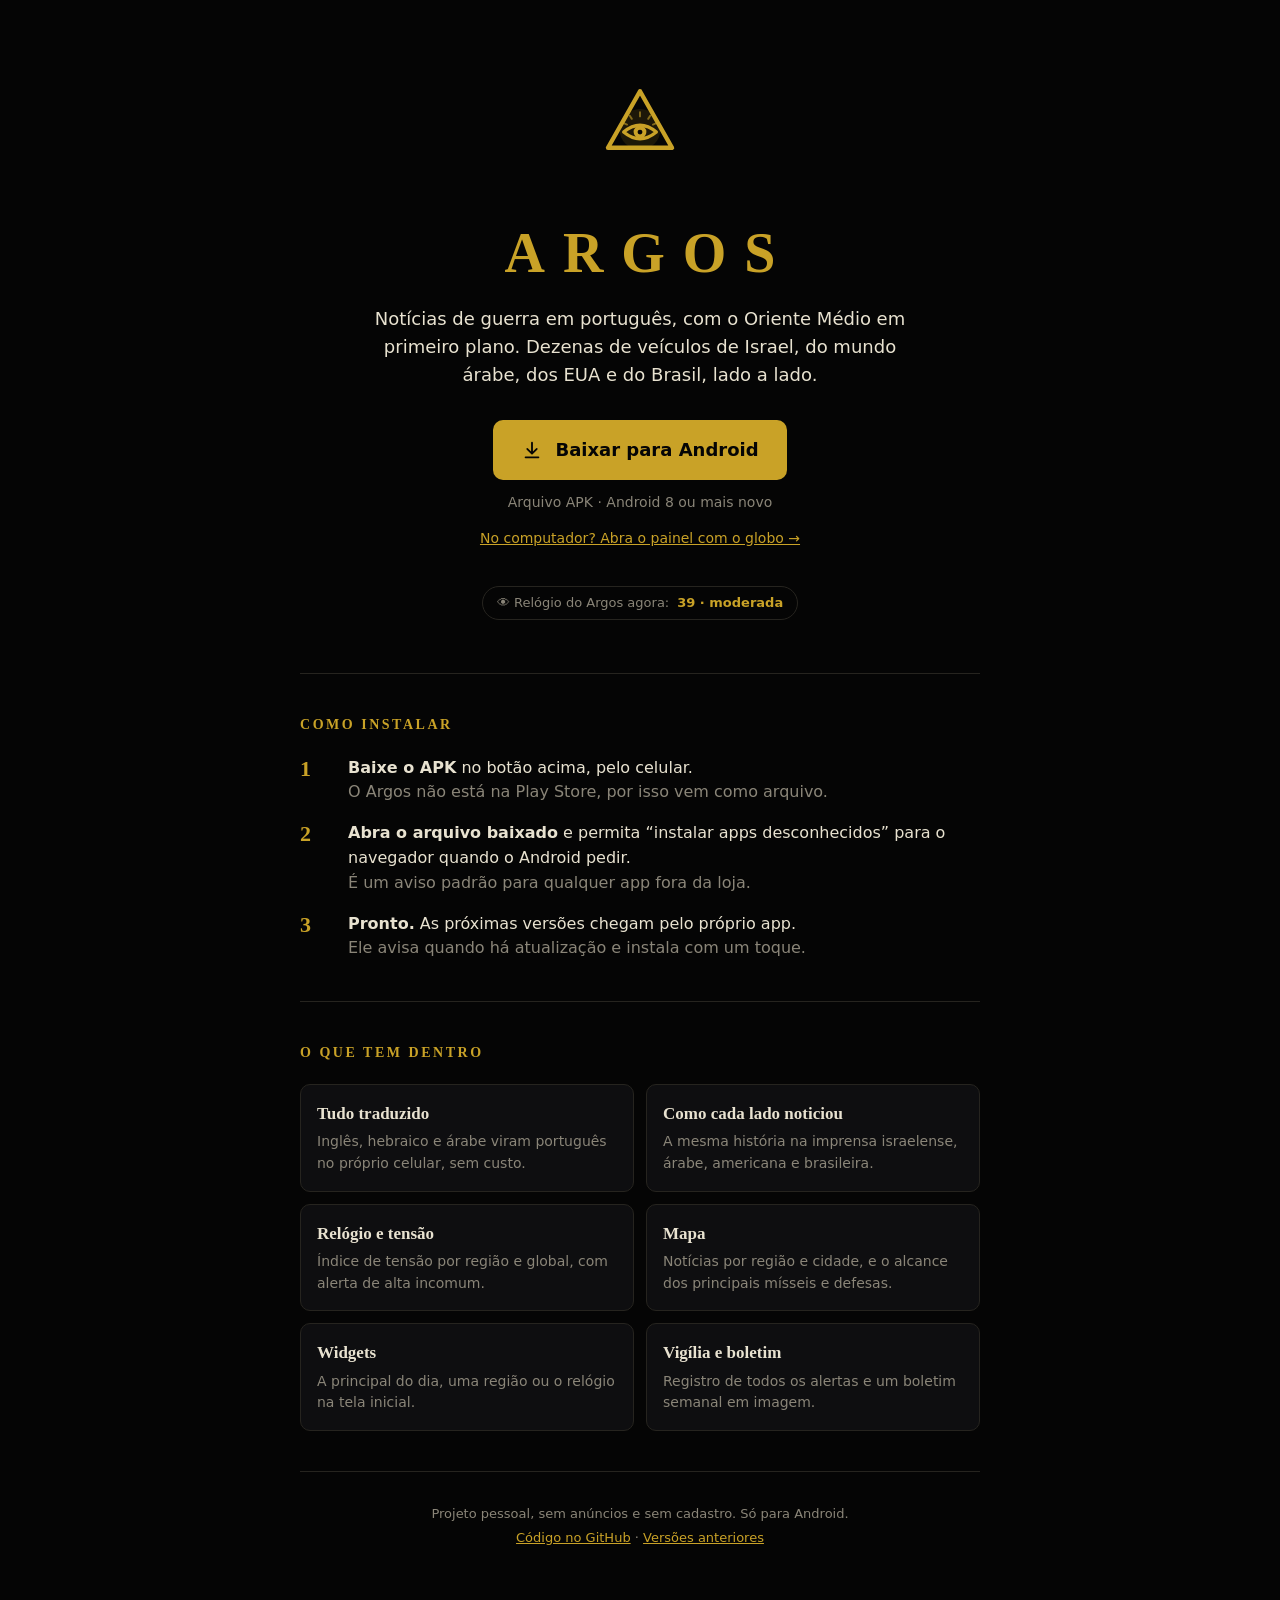
<file: index.html>
<!doctype html>
<html lang="pt-BR">
<head>
<meta charset="utf-8">
<meta name="viewport" content="width=device-width, initial-scale=1">
<title>Argos · baixar para Android</title>
<meta name="description" content="Argos: notícias de guerra em português, com o Oriente Médio em primeiro plano. Baixe o app para Android.">
<meta name="theme-color" content="#050505">
<meta property="og:title" content="Argos">
<meta property="og:description" content="Notícias de guerra em português. Baixe o app para Android.">
<link rel="icon" href="icon.svg" type="image/svg+xml">
<style>
  :root {
    --ink: #050505;
    --panel: #0e0e10;
    --line: #26241f;
    --gold: #c9a227;
    --bone: #e8e2d0;
    --ash: #8a8578;
    --blood: #b3122e;
    --serif: "Iowan Old Style", "Palatino Linotype", Palatino, Georgia, serif;
    --sans: system-ui, -apple-system, "Segoe UI", Roboto, sans-serif;
  }
  * { box-sizing: border-box; }
  html { background: var(--ink); }
  body {
    margin: 0;
    background: var(--ink);
    color: var(--bone);
    font: 16px/1.55 var(--sans);
    -webkit-font-smoothing: antialiased;
  }
  a { color: var(--gold); }
  .wrap { max-width: 720px; margin: 0 auto; padding: 0 20px; }

  header { text-align: center; padding: 64px 0 40px; }
  .eye { width: 128px; height: 128px; display: block; margin: 0 auto; }
  h1 {
    font-family: var(--serif);
    font-weight: 700;
    color: var(--gold);
    font-size: 56px;
    letter-spacing: 0.32em;
    margin: 18px 0 8px;
    padding-left: 0.32em; /* compensa o espaçamento da última letra */
  }
  .lead { color: var(--bone); font-size: 18px; margin: 0 auto; max-width: 30em; }

  .download { margin-top: 32px; }
  .btn {
    display: inline-flex; align-items: center; gap: 12px;
    background: var(--gold); color: var(--ink);
    font-weight: 700; font-size: 18px; text-decoration: none;
    padding: 16px 28px; border-radius: 10px;
    transition: transform .08s ease, filter .15s ease;
  }
  .btn:hover { filter: brightness(1.08); }
  .btn:active { transform: translateY(1px); }
  .btn:focus-visible { outline: 2px solid var(--bone); outline-offset: 3px; }
  .btn svg { width: 22px; height: 22px; }
  .meta { color: var(--ash); font-size: 14px; margin-top: 12px; min-height: 1.5em; }
  .clock {
    display: inline-flex; align-items: center; gap: 8px;
    margin-top: 22px; padding: 6px 14px;
    border: 1px solid var(--line); border-radius: 999px;
    color: var(--ash); font-size: 13px;
  }
  .clock b { font-variant-numeric: tabular-nums; }
  .clock[hidden] { display: none; }

  section { border-top: 1px solid var(--line); padding: 40px 0; }
  h2 {
    font-family: var(--serif); font-weight: 700; color: var(--gold);
    font-size: 14px; letter-spacing: 0.18em; text-transform: uppercase; margin: 0 0 20px;
  }
  ol.steps { list-style: none; counter-reset: step; padding: 0; margin: 0; display: grid; gap: 16px; }
  ol.steps li { counter-increment: step; display: grid; grid-template-columns: 36px 1fr; gap: 12px; align-items: start; }
  ol.steps li::before {
    content: counter(step);
    font-family: var(--serif); font-weight: 700; color: var(--gold); font-size: 22px; line-height: 1.2;
  }
  ol.steps strong { color: var(--bone); }
  ol.steps span { color: var(--ash); }

  .features { display: grid; grid-template-columns: repeat(2, 1fr); gap: 12px; }
  .feature { background: var(--panel); border: 1px solid var(--line); border-radius: 10px; padding: 16px; }
  .feature h3 { font-family: var(--serif); font-size: 17px; margin: 0 0 4px; color: var(--bone); }
  .feature p { margin: 0; color: var(--ash); font-size: 14px; }
  @media (max-width: 560px) {
    header { padding-top: 44px; }
    h1 { font-size: 44px; }
    .features { grid-template-columns: 1fr; }
  }

  footer { border-top: 1px solid var(--line); padding: 28px 0 48px; color: var(--ash); font-size: 13px; text-align: center; }
  footer p { margin: 4px 0; }
</style>
</head>
<body>
<div class="wrap">
  <header>
    <svg class="eye" viewBox="0 0 108 108" role="img" aria-label="Logo do Argos: olho dentro de um triângulo">
      <g transform="translate(54 54) scale(1.15) translate(-54 -54)" fill="none" stroke="#c9a227" stroke-linejoin="round" stroke-linecap="round">
        <circle cx="54" cy="55" r="15" fill="#c9a227" fill-opacity=".12" stroke="none"/>
        <path d="M54 27 L77.5 68.5 L30.5 68.5 Z" stroke-width="3.2"/>
        <path d="M54 42.5V45.5M46.5 45L48 47.3M61.5 45L60 47.3M42 50.5L44.5 51.5M66 50.5L63.5 51.5" stroke-width="1.4" stroke-opacity=".6"/>
        <path d="M42 57 Q54 47 66 57 Q54 67 42 57 Z" stroke-width="2.4"/>
        <circle cx="54" cy="57" r="4.7" fill="#c9a227" stroke="none"/>
        <circle cx="54" cy="57" r="1.8" fill="#050505" stroke="none"/>
      </g>
    </svg>
    <h1>ARGOS</h1>
    <p class="lead">Notícias de guerra em português, com o Oriente Médio em primeiro plano. Dezenas de veículos de Israel, do mundo árabe, dos EUA e do Brasil, lado a lado.</p>

    <div class="download">
      <a class="btn" id="download" href="https://github.com/AbuGDN/Argos/releases/latest">
        <svg viewBox="0 0 24 24" aria-hidden="true"><path fill="currentColor" d="M12 3a1 1 0 0 1 1 1v9.6l3.3-3.3a1 1 0 1 1 1.4 1.4l-5 5a1 1 0 0 1-1.4 0l-5-5a1 1 0 1 1 1.4-1.4l3.3 3.3V4a1 1 0 0 1 1-1zM5 19h14a1 1 0 1 1 0 2H5a1 1 0 1 1 0-2z"/></svg>
        Baixar para Android
      </a>
      <p class="meta" id="meta">Arquivo APK · Android 8 ou mais novo</p>
      <p class="meta"><a href="painel/">No computador? Abra o painel com o globo →</a></p>
      <p class="clock" id="clock" hidden>👁 Relógio do Argos agora: <b id="clock-value"></b></p>
    </div>
  </header>

  <section>
    <h2>Como instalar</h2>
    <ol class="steps">
      <li><div><strong>Baixe o APK</strong> no botão acima, pelo celular.<br><span>O Argos não está na Play Store, por isso vem como arquivo.</span></div></li>
      <li><div><strong>Abra o arquivo baixado</strong> e permita “instalar apps desconhecidos” para o navegador quando o Android pedir.<br><span>É um aviso padrão para qualquer app fora da loja.</span></div></li>
      <li><div><strong>Pronto.</strong> As próximas versões chegam pelo próprio app.<br><span>Ele avisa quando há atualização e instala com um toque.</span></div></li>
    </ol>
  </section>

  <section>
    <h2>O que tem dentro</h2>
    <div class="features">
      <div class="feature"><h3>Tudo traduzido</h3><p>Inglês, hebraico e árabe viram português no próprio celular, sem custo.</p></div>
      <div class="feature"><h3>Como cada lado noticiou</h3><p>A mesma história na imprensa israelense, árabe, americana e brasileira.</p></div>
      <div class="feature"><h3>Relógio e tensão</h3><p>Índice de tensão por região e global, com alerta de alta incomum.</p></div>
      <div class="feature"><h3>Mapa</h3><p>Notícias por região e cidade, e o alcance dos principais mísseis e defesas.</p></div>
      <div class="feature"><h3>Widgets</h3><p>A principal do dia, uma região ou o relógio na tela inicial.</p></div>
      <div class="feature"><h3>Vigília e boletim</h3><p>Registro de todos os alertas e um boletim semanal em imagem.</p></div>
    </div>
  </section>

  <footer>
    <p>Projeto pessoal, sem anúncios e sem cadastro. Só para Android.</p>
    <p><a id="source" href="https://github.com/AbuGDN/Argos">Código no GitHub</a> · <a id="all" href="https://github.com/AbuGDN/Argos/releases">Versões anteriores</a></p>
  </footer>
</div>

<script>
  // O repositório pode se chamar WID ou Argos: tenta o nome novo primeiro, como o app.
  const REPOS = ["AbuGDN/Argos", "AbuGDN/WID"];
  const LEVEL_COLORS = { "baixa": "#6e8b6a", "moderada": "#c9a227", "alta": "#c8662b", "crítica": "#b3122e" };

  function formatSize(bytes) {
    return (bytes / 1048576).toFixed(1).replace(".", ",") + " MB";
  }

  function formatDate(iso) {
    return new Date(iso).toLocaleDateString("pt-BR", { day: "2-digit", month: "2-digit", year: "numeric" });
  }

  async function latestRelease() {
    for (const repo of REPOS) {
      try {
        const resp = await fetch(`https://api.github.com/repos/${repo}/releases/latest`, {
          headers: { Accept: "application/vnd.github+json" },
        });
        if (resp.ok) return { repo, release: await resp.json() };
      } catch (e) { /* tenta o próximo */ }
    }
    return null;
  }

  latestRelease().then((found) => {
    if (!found) return; // o botão continua apontando para a página de releases
    const { repo, release } = found;
    const apk = (release.assets || []).find((a) => a.name.endsWith(".apk"));
    const version = release.tag_name.replace(/^v/, "");
    if (apk) {
      document.getElementById("download").href = apk.browser_download_url;
      document.getElementById("meta").textContent =
        `Versão ${version} · ${formatSize(apk.size)} · ${formatDate(release.published_at)} · Android 8 ou mais novo`;
    }
    document.getElementById("source").href = `https://github.com/${repo}`;
    document.getElementById("all").href = `https://github.com/${repo}/releases`;
  });

  // O feed é publicado junto desta página: mostra o relógio de agora.
  fetch("feed.json", { cache: "no-store" })
    .then((r) => (r.ok ? r.json() : null))
    .then((feed) => {
      const clock = feed && feed.global;
      if (!clock) return;
      const value = document.getElementById("clock-value");
      value.textContent = `${clock.index} · ${clock.level}`;
      value.style.color = LEVEL_COLORS[clock.level] || "inherit";
      document.getElementById("clock").hidden = false;
    })
    .catch(() => {});
</script>
<script>
// Contagem anônima de visitas (GoatCounter); o código fica em app-config.json.
fetch('app-config.json', { cache: 'no-store' }).then((r) => r.json()).then((c) => {
  const code = String(c.goatcounter || '').trim().toLowerCase();
  if (!/^[a-z0-9-]{2,50}$/.test(code) || navigator.doNotTrack === '1') return;
  const q = new URLSearchParams({ p: '/', t: document.title, s: `${screen.width},${screen.height},${devicePixelRatio}`, r: document.referrer, rnd: Math.random() });
  new Image().src = `https://${code}.goatcounter.com/count?${q}`;
}).catch(() => {});
</script>
</body>
</html>
</file>
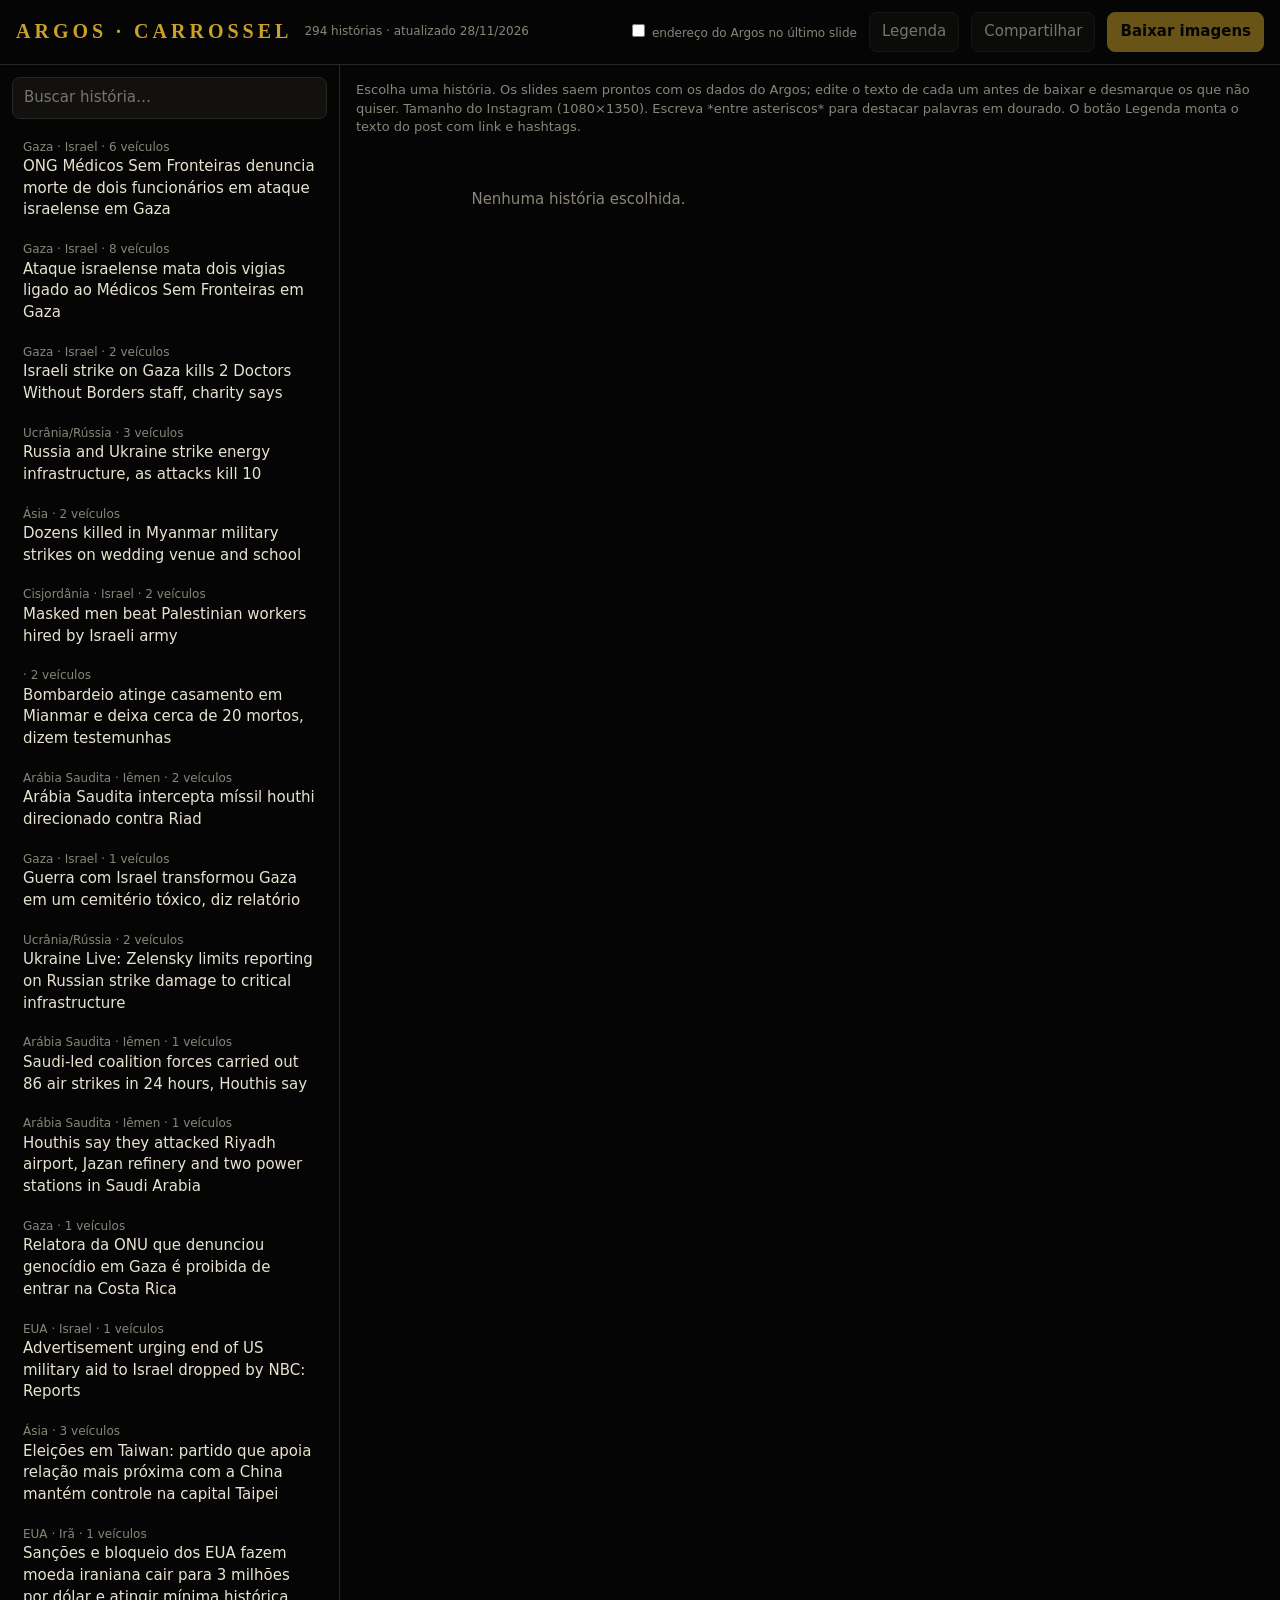
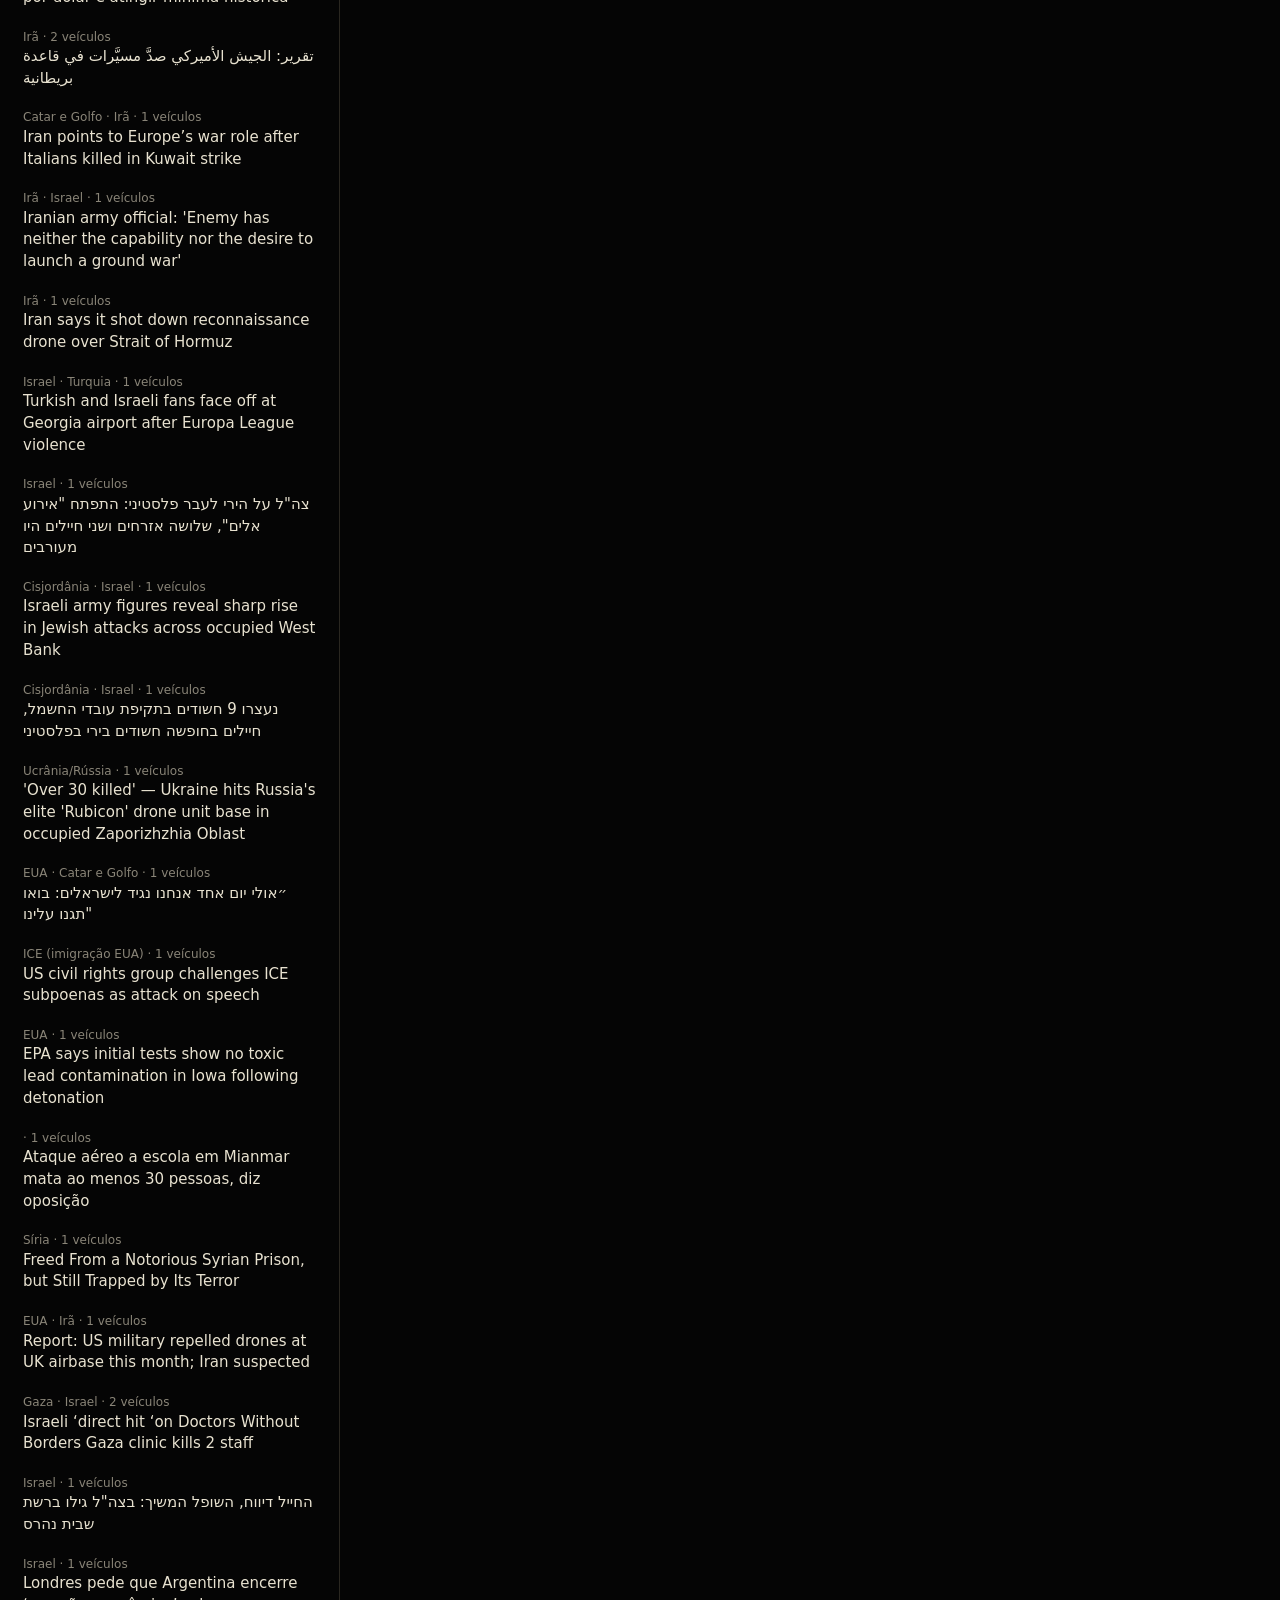
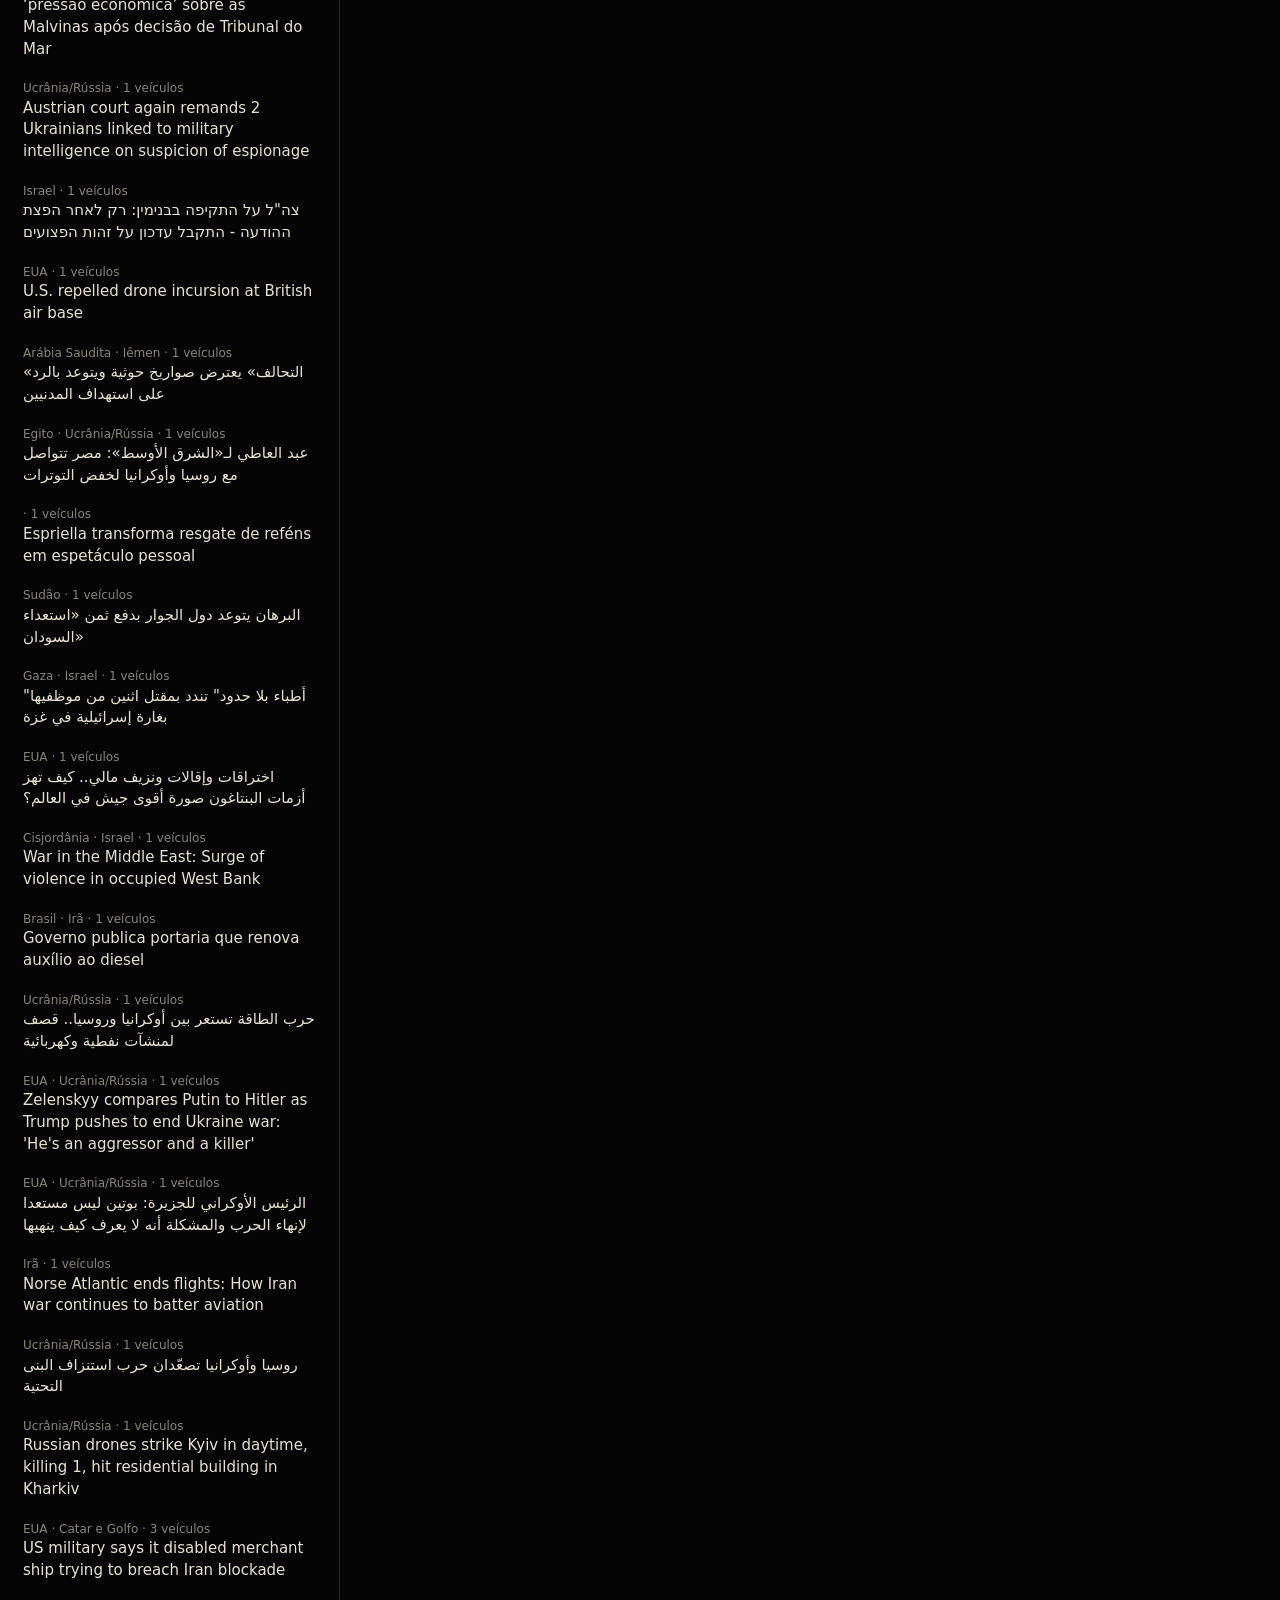
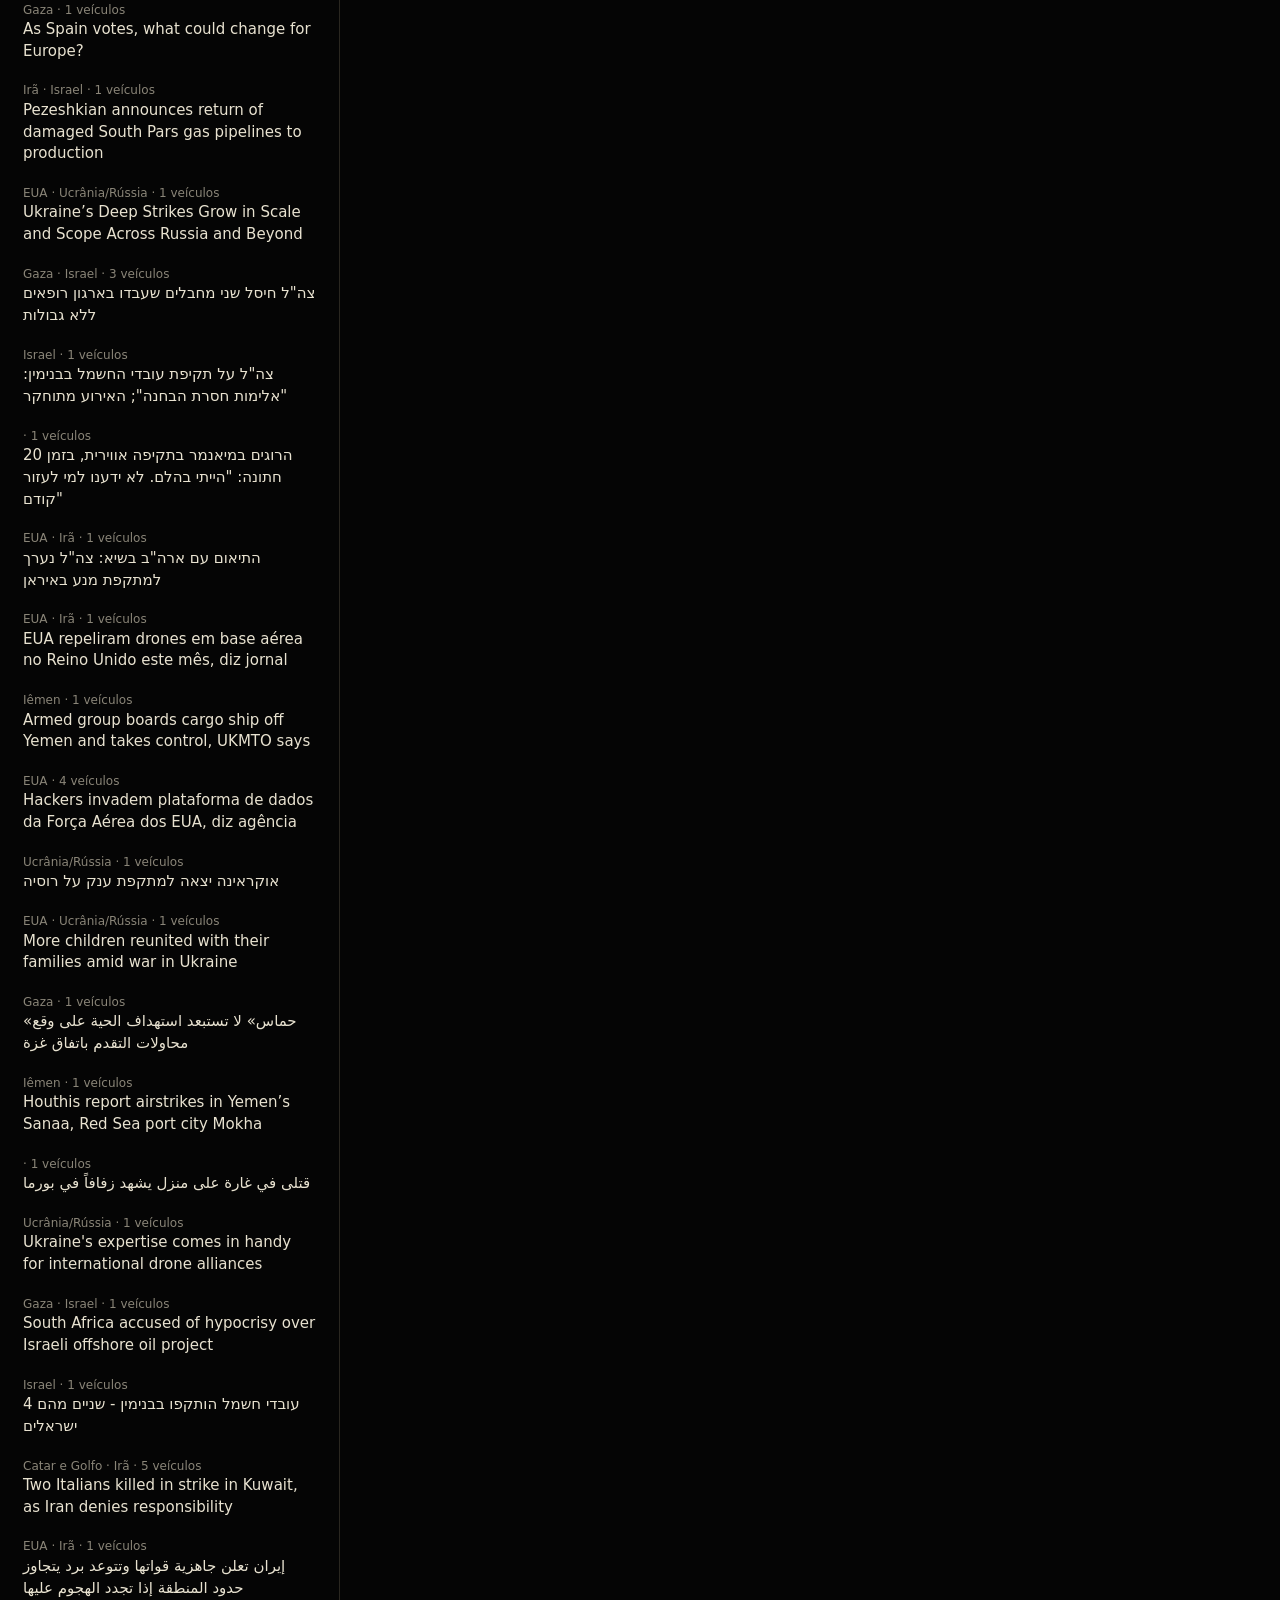
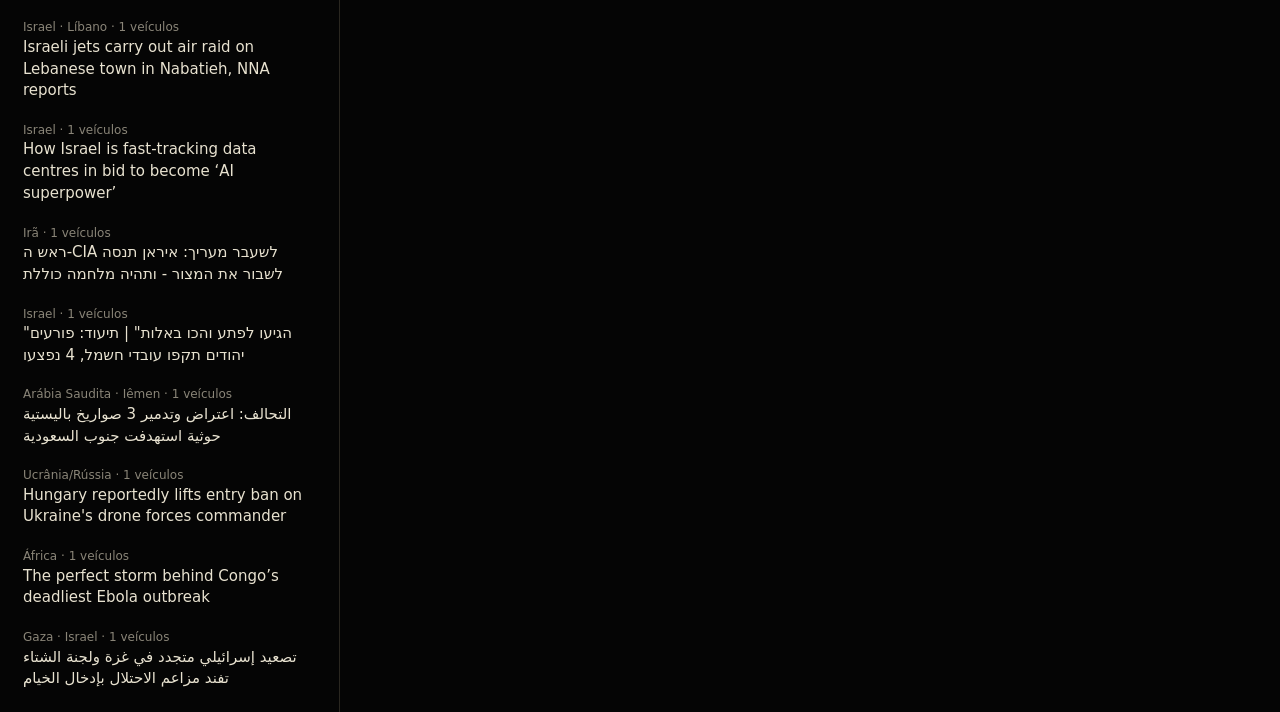
<file: carrossel/index.html>
<!doctype html>
<html lang="pt-BR">
<head>
<meta charset="utf-8">
<meta name="viewport" content="width=device-width, initial-scale=1">
<meta name="robots" content="noindex, nofollow">
<title>Argos · Carrossel</title>
<link rel="icon" href="../icon.svg">
<style>
  :root { --ink: #050505; --card: #121110; --line: #2a2720; --gold: #C9A227; --bone: #E8E2D0; --ash: #8A8578; --blood: #B3122E; }
  * { box-sizing: border-box; }
  body { margin: 0; background: var(--ink); color: var(--bone); font: 15px/1.45 system-ui, sans-serif; }
  header { display: flex; align-items: center; gap: 12px; padding: 12px 16px; border-bottom: 1px solid var(--line); position: sticky; top: 0; background: var(--ink); z-index: 2; flex-wrap: wrap; }
  header h1 { font: 700 20px Georgia, serif; letter-spacing: .2em; color: var(--gold); margin: 0; }
  header .sp { flex: 1; }
  button, .btn { background: var(--card); color: var(--bone); border: 1px solid var(--line); border-radius: 8px; padding: 8px 12px; font: inherit; cursor: pointer; }
  button.gold { background: var(--gold); color: var(--ink); border-color: var(--gold); font-weight: 700; }
  button:disabled { opacity: .5; cursor: default; }
  main { display: grid; grid-template-columns: 340px 1fr; min-height: calc(100vh - 58px); }
  @media (max-width: 860px) { main { grid-template-columns: 1fr; } #pick { max-height: 45vh; } }
  #pick { border-right: 1px solid var(--line); overflow: auto; padding: 12px; }
  #q { width: 100%; padding: 9px 11px; border-radius: 8px; border: 1px solid var(--line); background: var(--card); color: var(--bone); font: inherit; margin-bottom: 10px; }
  .story { padding: 9px 10px; border-radius: 8px; cursor: pointer; border: 1px solid transparent; }
  .story:hover { background: var(--card); }
  .story.on { border-color: var(--gold); background: var(--card); }
  .story .m { font-size: 12px; color: var(--ash); }
  #work { padding: 16px; overflow: auto; }
  .hint { color: var(--ash); font-size: 13px; margin: 0 0 12px; }
  .slides { display: grid; grid-template-columns: repeat(auto-fill, minmax(300px, 1fr)); gap: 18px; }
  .slide { background: var(--card); border: 1px solid var(--line); border-radius: 10px; padding: 10px; }
  .slide.off canvas { opacity: .3; }
  .slide canvas { width: 100%; height: auto; display: block; border-radius: 6px; }
  .slide label { display: block; font-size: 12px; color: var(--ash); margin: 8px 0 3px; }
  .slide input[type=text], .slide textarea { width: 100%; background: var(--ink); color: var(--bone); border: 1px solid var(--line); border-radius: 6px; padding: 7px 8px; font: 14px/1.4 system-ui, sans-serif; }
  .slide textarea { min-height: 110px; resize: vertical; }
  .row { display: flex; gap: 8px; align-items: center; justify-content: space-between; margin-top: 8px; }
  .row .k { font-size: 12px; color: var(--gold); font-weight: 700; letter-spacing: .08em; }
  .note { color: var(--ash); font-size: 12px; }
  .empty { color: var(--ash); padding: 40px 0; text-align: center; }
  .imgrow { display: flex; gap: 6px; flex-wrap: wrap; margin-top: 8px; }
  .imgrow button { padding: 6px 10px; font-size: 13px; }
  dialog { background: var(--card); color: var(--bone); border: 1px solid var(--gold); border-radius: 12px; width: min(920px, 96vw); max-height: 90vh; padding: 16px; }
  dialog::backdrop { background: rgba(0,0,0,.7); }
  .chips { display: flex; gap: 6px; flex-wrap: wrap; margin: 8px 0; }
  .chips button { font-size: 13px; padding: 5px 10px; }
  .grid { display: grid; grid-template-columns: repeat(auto-fill, minmax(150px, 1fr)); gap: 8px; max-height: 52vh; overflow: auto; margin-top: 8px; }
  .grid figure { margin: 0; cursor: pointer; border: 2px solid transparent; border-radius: 6px; overflow: hidden; background: var(--ink); }
  .grid figure:hover { border-color: var(--gold); }
  .grid img { width: 100%; height: 110px; object-fit: cover; display: block; }
  .grid figcaption { font-size: 11px; color: var(--ash); padding: 3px 5px; white-space: nowrap; overflow: hidden; text-overflow: ellipsis; }
  #pq { flex: 1; padding: 8px 10px; border-radius: 8px; border: 1px solid var(--line); background: var(--ink); color: var(--bone); font: inherit; }
</style>
</head>
<body>
<header>
  <h1>ARGOS · CARROSSEL</h1>
  <span class="note" id="status">Carregando…</span>
  <span class="sp"></span>
  <label class="note"><input type="checkbox" id="showUrl"> endereço do Argos no último slide</label>
  <button id="translate" hidden>Traduzir textos</button>
  <button id="caption" disabled>Legenda</button>
  <button id="share" disabled>Compartilhar</button>
  <button id="download" class="gold" disabled>Baixar imagens</button>
</header>
<main>
  <aside id="pick">
    <input id="q" placeholder="Buscar história…" autocomplete="off">
    <div id="list"></div>
  </aside>
  <section id="work">
    <p class="hint">Escolha uma história. Os slides saem prontos com os dados do Argos; edite o texto de cada um antes de baixar e desmarque os que não quiser. Tamanho do Instagram (1080×1350). Escreva *entre asteriscos* para destacar palavras em dourado. O botão Legenda monta o texto do post com link e hashtags.</p>
    <div class="slides" id="slides"><div class="empty">Nenhuma história escolhida.</div></div>
  </section>
</main>
<datalist id="selos"><option value="URGENTE"><option value="ATUALIZAÇÃO"><option value="ANÁLISE"><option value="EXCLUSIVO"></datalist>
<dialog id="capdlg">
  <div class="row" style="margin:0"><strong style="color:var(--gold)">Legenda do post</strong><button id="capclose">Fechar</button></div>
  <textarea id="captext" style="width:100%;min-height:340px;margin-top:10px;background:var(--ink);color:var(--bone);border:1px solid var(--line);border-radius:8px;padding:10px;font:14px/1.45 system-ui,sans-serif"></textarea>
  <div class="row"><span class="note" id="capmsg">Edite à vontade antes de copiar.</span><button id="capcopy" class="gold">Copiar</button></div>
</dialog>
<dialog id="picker">
  <div class="row" style="margin:0"><strong style="color:var(--gold)">Imagem do slide</strong><button id="pclose">Fechar</button></div>
  <p class="note">Fotos livres do Wikimedia Commons (o crédito do autor e a licença entram na imagem), uma imagem sua ou a foto da notícia, quando o site do jornal permitir.</p>
  <div class="row" style="justify-content:flex-start"><input id="pq" placeholder="Buscar no Wikimedia Commons (ex.: Kyiv, Gaza, Netanyahu)"><button id="psearch" class="gold">Buscar</button></div>
  <div class="chips" id="pchips"></div>
  <div class="row" style="justify-content:flex-start">
    <label class="btn" style="margin:0">📱 Imagem do aparelho<input type="file" id="pfile" accept="image/*" hidden></label>
    <button id="pnews">📰 Foto da notícia</button>
    <span class="note" id="pmsg"></span>
  </div>
  <div class="grid" id="pgrid"></div>
</dialog>
<script>
'use strict';
// Ferramenta pessoal: gera o carrossel do Instagram de uma história do Argos (feed.json + painel/geo.json).
// Não aparece no app nem nos links do site. Tradução pelo Translator do Chrome, com o mesmo cache do painel.

const W = 1080, H = 1350, M = 84;
const C = { ink: '#050505', gold: '#C9A227', bone: '#E8E2D0', ash: '#8A8578', blood: '#B3122E', line: '#2A2720', green: '#6E8B6A' };
const SERIF = 'Georgia, "Times New Roman", serif';
const SANS = 'system-ui, "Segoe UI", Roboto, sans-serif';
const $ = (s) => document.querySelector(s);
const esc = (s) => String(s ?? '').replace(/[&<>"']/g, (c) => ({ '&': '&amp;', '<': '&lt;', '>': '&gt;', '"': '&quot;', "'": '&#39;' }[c]));
const norm = (s) => String(s ?? '').normalize('NFD').replace(/\p{M}+/gu, '').toLowerCase();
const fmtDate = (iso) => { const d = new Date(iso); return isNaN(d) ? '' : d.toLocaleDateString('pt-BR', { day: '2-digit', month: '2-digit', year: 'numeric' }); };
const store = {
  get(k, d) { try { const v = localStorage.getItem(k); return v == null ? d : JSON.parse(v); } catch { return d; } },
  set(k, v) { try { localStorage.setItem(k, JSON.stringify(v)); } catch { /* sem espaço */ } },
};

const S = { feed: null, geo: null, world: null, story: null, slides: [], flags: {} };

// --- Tradução (mesmo cache do painel: argos_tr_v1) ---------------------------------------
const TR = {
  cache: store.get('argos_tr_v1', {}),
  engines: {},
  supported: 'Translator' in self,
  get(text, lang) { return !text || lang === 'pt' ? text : this.cache[`${lang}|${text}`] || null; },
  show(text, lang) { return this.get(text, lang) || text; },
  async engine(lang) {
    if (this.engines[lang]) return this.engines[lang];
    try {
      const av = await self.Translator.availability({ sourceLanguage: lang, targetLanguage: 'pt' });
      if (av === 'unavailable') return null;
      this.engines[lang] = await self.Translator.create({ sourceLanguage: lang, targetLanguage: 'pt' });
      return this.engines[lang];
    } catch { return null; }
  },
  /** Traduz os textos da história escolhida. Devolve quantos faltaram. */
  async story(c) {
    if (!this.supported) return -1;
    const todo = [[c.title, c.lang], [c.summary, c.lang], ...c.articles.map((a) => [a.title, a.lang]), ...c.articles.map((a) => [a.summary, a.lang])]
      .filter(([t, l]) => t && l !== 'pt' && !this.get(t, l));
    let missing = 0;
    for (const [t, l] of todo) {
      const eng = await this.engine(l);
      if (!eng) { missing++; continue; }
      try { this.cache[`${l}|${t}`] = await eng.translate(t); } catch { missing++; }
    }
    store.set('argos_tr_v1', this.cache);
    return missing;
  },
};

// --- Dados ------------------------------------------------------------------------------
async function getJSON(url) { const r = await fetch(url, { cache: 'no-store' }); if (!r.ok) throw new Error(r.status); return r.json(); }

async function load() {
  try {
    [S.feed, S.geo] = await Promise.all([getJSON('../feed.json'), getJSON('../painel/geo.json')]);
  } catch (e) {
    $('#status').textContent = 'Não consegui ler os dados do Argos.';
    return;
  }
  $('#status').textContent = `${S.feed.clusters.length} histórias · atualizado ${fmtDate(S.feed.generated_at)}`;
  renderList();
  const id = location.hash.slice(1);
  if (id) pick(id);
}

const label = (tag) => S.geo?.labels?.[tag] || tag;
const BROAD = ['eua', 'otan', 'asia', 'africa', 'ice', 'brasil', 'mediterraneo'];
const mainTag = (c) => c.tags.find((t) => !BROAD.includes(t)) || c.tags[0];

function renderList() {
  const q = norm($('#q').value);
  const list = [...S.feed.clusters].sort((a, b) => b.score - a.score)
    .filter((c) => !q || norm(TR.show(c.title, c.lang) + ' ' + c.title).includes(q)).slice(0, 80);
  $('#list').innerHTML = list.map((c) => `<div class="story${S.story?.id === c.id ? ' on' : ''}" data-id="${c.id}">
      <div class="m">${esc(c.tags.map(label).slice(0, 2).join(' · '))} · ${c.sources_count} veículos</div>
      <div>${esc(TR.show(c.title, c.lang))}</div></div>`).join('') || '<div class="note">Nada encontrado.</div>';
}

// --- Montagem dos slides (texto editável) ---------------------------------------------------
function citiesOf(c) {
  const text = norm([c.title, c.summary, ...c.articles.map((a) => a.title)].join(' '));
  return (S.geo?.cities || []).filter((city) => city.terms.some((t) => new RegExp(`(^|[^\\p{L}])${norm(t).replace(/[.*+?^${}()|[\]\\]/g, '\\$&')}([^\\p{L}]|$)`, 'u').test(text)));
}

/** Link da matéria principal, sem "https://www." (os redirecionamentos do Google News não servem). */
function storyLink(c) {
  const url = [c.url, ...c.articles.map((a) => a.url)].find((u) => u && !/news\.google\./.test(u));
  return url ? url.replace(/^https?:\/\/(www\.)?/, '').replace(/[?#].*$/, '').replace(/\/$/, '') : '';
}

const FOLLOW_KEYS = { title: 'car_follow_title', body: 'car_follow_body2', handle: 'car_follow_handle' };

function buildSlides(c) {
  const tag = mainTag(c);
  const slides = [];
  const title = TR.show(c.title, c.lang);
  const kicker = `${label(tag).toUpperCase()} · ${fmtDate(c.published)}`;
  slides.push({ kind: 'capa', kicker, title, body: c.urgent ? 'URGENTE' : '' });

  // O que aconteceu: resumo (ou as manchetes dos outros veículos).
  const summary = TR.show(c.summary, c.lang) || '';
  const others = c.articles.filter((a) => a.source !== c.source).slice(0, 3).map((a) => `${a.source}: “${TR.show(a.title, a.lang)}”`);
  // Frase-chave: a primeira frase vira o título grande; o resto fica menor embaixo.
  const oneLine = summary.length > 60 && summary.length <= 280 && !/[.!?]\s+\S/.test(summary);
  const key = summary.length > 60 && summary.match(/^(.{20,200}?[.!?])\s+(\S[\s\S]*)$/);
  slides.push({
    kind: 'texto', kicker: 'O QUE ACONTECEU',
    title: key ? key[1] : oneLine ? summary : 'O que aconteceu',
    body: key ? key[2] : oneLine ? '' : summary.length > 60 ? summary : [summary, ...others].filter(Boolean).join('\n\n'),
  });

  // Chamada para seguir (o texto fica guardado para os próximos carrosséis).
  slides.push({
    kind: 'siga', kicker: 'ARGOS', bg: true, question: '',
    title: store.get(FOLLOW_KEYS.title, 'Siga para mais'),
    body: store.get(FOLLOW_KEYS.body, 'A geopolítica global no seu feed, todos os dias.'),
    handle: store.get(FOLLOW_KEYS.handle, ''),
  });

  // Fontes.
  const sources = [...new Set(c.articles.map((a) => a.source))];
  slides.push({ kind: 'fontes', kicker: 'FONTES', title: `${sources.length} ${sources.length === 1 ? 'veículo' : 'veículos'}`, body: sources.join(' · '), link: storyLink(c) });
  return slides.map((s) => ({ ...s, on: true }));
}

// --- Desenho --------------------------------------------------------------------------------
/** Quebra em linhas de palavras; *entre asteriscos* marca o destaque (hl). Linha vazia = []. */
function layout(ctx, text, maxW) {
  const lines = [];
  const sp = ctx.measureText(' ').width;
  let on = false;
  for (const para of String(text ?? '').split('\n')) {
    if (!para.trim()) { lines.push([]); continue; }
    let line = [], lineW = 0;
    for (let w of para.split(/\s+/).filter(Boolean)) {
      let hl = on;
      if (w.startsWith('*')) { hl = true; w = w.slice(1); }
      const end = w.match(/\*([^\p{L}\p{N}]*)$/u);
      if (end) { w = w.slice(0, end.index) + end[1]; on = false; } else on = hl;
      if (!w) continue;
      const tw = ctx.measureText(w).width;
      if (line.length && lineW + sp + tw > maxW) { lines.push(line); line = []; lineW = 0; }
      lineW += (line.length ? sp : 0) + tw;
      line.push({ t: w, hl });
    }
    lines.push(line);
  }
  return lines;
}

/** Escreve o texto em até maxH de altura, diminuindo a letra até caber. Devolve a altura usada.
 *  Respeita ctx.textAlign (left/center); dry = só mede. */
function fitText(ctx, text, x, y, maxW, maxH, { size = 44, min = 26, font = SANS, weight = '400', color = C.bone, hl = C.gold, lh = 1.32, dry = false } = {}) {
  let s = size, lines;
  for (; s >= min; s -= 2) {
    ctx.font = `${weight} ${s}px ${font}`;
    lines = layout(ctx, text, maxW);
    if (lines.length * s * lh <= maxH) break;
  }
  s = Math.max(s, min);
  ctx.font = `${weight} ${s}px ${font}`;
  lines = layout(ctx, text, maxW);
  const maxLines = Math.max(1, Math.floor(maxH / (s * lh)));
  const used = Math.min(lines.length, maxLines) * s * lh;
  if (dry) return used;
  const align = ctx.textAlign;
  const sp = ctx.measureText(' ').width;
  ctx.textAlign = 'left';
  lines.slice(0, maxLines).forEach((line, i) => {
    const words = line.map((w) => ({ ...w }));
    if (i === maxLines - 1 && lines.length > maxLines && words.length) words[words.length - 1].t += '…';
    const width = words.reduce((a, w) => a + ctx.measureText(w.t).width, 0) + sp * Math.max(0, words.length - 1);
    let cx = align === 'center' ? x - width / 2 : x;
    for (const w of words) {
      ctx.fillStyle = w.hl ? hl : color;
      ctx.fillText(w.t, cx, y + s + i * s * lh);
      cx += ctx.measureText(w.t).width + sp;
    }
  });
  ctx.textAlign = align;
  return used;
}

/** Grão, retícula e vinheta: o fundo deixa de ser um preto chapado. */
let GRAIN = null;
function texture(ctx) {
  if (!GRAIN) {
    GRAIN = document.createElement('canvas');
    GRAIN.width = GRAIN.height = 220;
    const g = GRAIN.getContext('2d');
    const d = g.createImageData(220, 220);
    let seed = 7;
    const rnd = () => (seed = (seed * 16807) % 2147483647) / 2147483647;
    for (let i = 0; i < d.data.length; i += 4) {
      const v = rnd() * 255;
      d.data[i] = d.data[i + 1] = d.data[i + 2] = v;
      d.data[i + 3] = rnd() < 0.5 ? 16 : 0;
    }
    g.putImageData(d, 0, 0);
  }
  ctx.save();
  ctx.strokeStyle = 'rgba(201,162,39,.045)'; ctx.lineWidth = 1;
  ctx.beginPath();
  for (let x = 54; x < W; x += 54) { ctx.moveTo(x + 0.5, 0); ctx.lineTo(x + 0.5, H); }
  for (let y = 54; y < H; y += 54) { ctx.moveTo(0, y + 0.5); ctx.lineTo(W, y + 0.5); }
  ctx.stroke();
  ctx.fillStyle = ctx.createPattern(GRAIN, 'repeat');
  ctx.fillRect(0, 0, W, H);
  const v = ctx.createRadialGradient(W / 2, H / 2, H * 0.3, W / 2, H / 2, H * 0.78);
  v.addColorStop(0, 'rgba(0,0,0,0)'); v.addColorStop(1, 'rgba(0,0,0,.55)');
  ctx.fillStyle = v; ctx.fillRect(0, 0, W, H);
  ctx.restore();
}

function eye(ctx, cx, cy, size, color) {
  ctx.save();
  ctx.strokeStyle = color; ctx.lineWidth = size * 0.05; ctx.lineJoin = 'round';
  ctx.beginPath(); ctx.moveTo(cx, cy - size * 0.5); ctx.lineTo(cx + size * 0.55, cy + size * 0.42); ctx.lineTo(cx - size * 0.55, cy + size * 0.42); ctx.closePath(); ctx.stroke();
  ctx.beginPath(); ctx.ellipse(cx, cy + size * 0.08, size * 0.26, size * 0.13, 0, 0, Math.PI * 2); ctx.stroke();
  ctx.fillStyle = color; ctx.beginPath(); ctx.arc(cx, cy + size * 0.08, size * 0.07, 0, Math.PI * 2); ctx.fill();
  ctx.restore();
}

/** Desenha a imagem cobrindo o retângulo (corta o excesso, como object-fit: cover). */
function coverImage(ctx, img, x, y, w, h, focusY = 0.4) {
  const r = Math.max(w / img.naturalWidth, h / img.naturalHeight);
  const sw = w / r, sh = h / r;
  const sx = (img.naturalWidth - sw) / 2, sy = Math.max(0, Math.min(img.naturalHeight - sh, (img.naturalHeight - sh) * focusY));
  ctx.drawImage(img, sx, sy, sw, sh, x, y, w, h);
}

function credit(ctx, text, x, y, maxW) {
  if (!text) return;
  ctx.save();
  ctx.font = `500 21px ${SANS}`; ctx.fillStyle = 'rgba(232,226,208,.85)';
  ctx.shadowColor = '#000'; ctx.shadowBlur = 6;
  let t = text;
  while (ctx.measureText(t).width > maxW && t.length > 10) t = t.slice(0, -2);
  if (t !== text) t = t.slice(0, -1) + '…';
  ctx.fillText(t, x, y);
  ctx.restore();
}

function frame(ctx, s, index, total) {
  ctx.strokeStyle = C.gold; ctx.lineWidth = 3; ctx.strokeRect(28, 28, W - 56, H - 56);
  // Rodapé: marca e contador.
  eye(ctx, M + 18, H - 96, 44, C.gold);
  ctx.fillStyle = C.gold; ctx.font = `700 30px ${SERIF}`; ctx.letterSpacing = '6px';
  ctx.fillText('ARGOS', M + 58, H - 82);
  ctx.letterSpacing = '0px';
  // Barra de progresso no lugar do "1/4".
  const bw = 220, bx = W - M - bw, by = H - 99;
  ctx.fillStyle = C.line; ctx.beginPath(); ctx.roundRect(bx, by, bw, 8, 4); ctx.fill();
  ctx.fillStyle = C.gold; ctx.beginPath(); ctx.roundRect(bx, by, Math.max(8, bw * (index + 1) / total), 8, 4); ctx.fill();
  // Cabeçalho do slide.
  if (s.kind !== 'capa' && s.kind !== 'siga') {
    ctx.fillStyle = C.gold; ctx.font = `700 28px ${SANS}`; ctx.letterSpacing = '3px';
    ctx.fillText(s.kicker, M, 120);
    ctx.letterSpacing = '0px';
    ctx.fillStyle = C.gold; ctx.fillRect(M, 142, 90, 4);
  }
}

function drawCover(ctx, s, c) {
  if (s.img) {
    // Foto de fundo com escurecimento para o texto ler bem; a manchete desce para a parte de baixo.
    coverImage(ctx, s.img.el, 0, 0, W, H, 0.35);
    const g = ctx.createLinearGradient(0, 0, 0, H);
    g.addColorStop(0, 'rgba(5,5,5,.72)'); g.addColorStop(0.28, 'rgba(5,5,5,.25)'); g.addColorStop(0.55, 'rgba(5,5,5,.55)'); g.addColorStop(1, 'rgba(5,5,5,.96)');
    ctx.fillStyle = g; ctx.fillRect(0, 0, W, H);
  }
  ctx.fillStyle = C.gold; ctx.font = `700 30px ${SANS}`; ctx.letterSpacing = '4px';
  ctx.fillText(s.kicker, M, 170);
  ctx.letterSpacing = '0px';
  const flag = S.flags[mainTag(c)];
  if (flag) ctx.drawImage(flag, W - M - 150, 110, 150, Math.round(150 * flag.naturalHeight / flag.naturalWidth));
  if (s.body.trim()) {
    // Vermelho só para URGENTE; os outros selos em dourado.
    const red = /urgente/i.test(s.body);
    const txt = s.body.trim().toUpperCase();
    ctx.font = `800 30px ${SANS}`; ctx.letterSpacing = '2px';
    ctx.fillStyle = red ? C.blood : C.gold; ctx.fillRect(M, 220, ctx.measureText(txt).width + 40, 52);
    ctx.fillStyle = red ? C.bone : C.ink; ctx.fillText(txt, M + 20, 257);
    ctx.letterSpacing = '0px';
  }
  // Mede antes (sem pintar) para centralizar a manchete na altura livre.
  const opts = { size: 86, min: 50, font: SERIF, weight: '700', lh: 1.16 };
  const h = fitText(ctx, s.title, M, 0, W - M * 2, 760, { ...opts, dry: true });
  const top = s.body.trim() ? 300 : 230;
  const y = s.img ? H - 250 - h : top + Math.max(0, (H - 260 - top - h) / 2);
  fitText(ctx, s.title, M, y, W - M * 2, 760, opts);
  if (s.img) credit(ctx, s.img.credit, M, 70, W - M * 2);
  ctx.fillStyle = C.ash; ctx.font = `500 28px ${SANS}`;
  ctx.fillText(`${c.sources_count} ${c.sources_count === 1 ? 'veículo' : 'veículos'} · arraste para entender →`, M, H - 190);
}

function drawText(ctx, s) {
  let top = 170;
  if (s.img) {
    // Faixa de foto no alto do slide, com o crédito por cima.
    const bh = 470;
    ctx.save();
    ctx.beginPath(); ctx.roundRect(M, top, W - M * 2, bh, 14); ctx.clip();
    coverImage(ctx, s.img.el, M, top, W - M * 2, bh, 0.4);
    const g = ctx.createLinearGradient(0, top + bh - 90, 0, top + bh);
    g.addColorStop(0, 'rgba(5,5,5,0)'); g.addColorStop(1, 'rgba(5,5,5,.75)');
    ctx.fillStyle = g; ctx.fillRect(M, top + bh - 90, W - M * 2, 90);
    ctx.restore();
    credit(ctx, s.img.credit, M + 16, top + bh - 18, W - M * 2 - 32);
    top += bh + 34;
  }
  const tOpts = { size: s.img ? 50 : 62, min: 36, font: SERIF, weight: '700', lh: 1.18 };
  const bOpts = { size: s.img ? 32 : 36, min: 24, color: 'rgba(232,226,208,.82)', lh: 1.4 };
  const tMax = s.img ? 230 : 420;
  const hasBody = !!s.body.trim();
  if (!s.img) {
    // Sem foto, o bloco de texto fica centralizado na altura livre.
    const th = fitText(ctx, s.title, M, 0, W - M * 2, tMax, { ...tOpts, dry: true });
    const bh = hasBody ? 50 + fitText(ctx, s.body, M, 0, W - M * 2, H - top - th - 250, { ...bOpts, dry: true }) : 0;
    top += Math.max(0, (H - 230 - top - th - bh) / 2);
  }
  const h = fitText(ctx, s.title, M, top, W - M * 2, tMax, tOpts);
  if (hasBody) {
    ctx.fillStyle = C.gold; ctx.fillRect(M, top + h + 34, 60, 3);
    fitText(ctx, s.body, M, top + h + 50, W - M * 2, H - top - h - 50 - 200, bOpts);
  }
}

/** Fundo do "Siga": a foto da capa desfocada e escurecida, para o carrossel parecer uma peça só. */
function followBackdrop(ctx, s) {
  const cover = S.slides.find((x) => x.kind === 'capa');
  if (!s.bg || !cover?.img) return;
  ctx.save();
  ctx.filter = 'blur(26px)';
  coverImage(ctx, cover.img.el, -80, -80, W + 160, H + 160, 0.35);
  ctx.restore();
  ctx.fillStyle = 'rgba(5,5,5,.8)'; ctx.fillRect(0, 0, W, H);
}

function icon(ctx, kind, x, y, s) {
  ctx.beginPath();
  if (kind === 'heart') {
    ctx.moveTo(x, y + s * 0.38);
    ctx.bezierCurveTo(x - s * 0.62, y - s * 0.02, x - s * 0.34, y - s * 0.58, x, y - s * 0.2);
    ctx.bezierCurveTo(x + s * 0.34, y - s * 0.58, x + s * 0.62, y - s * 0.02, x, y + s * 0.38);
  } else if (kind === 'bubble') {
    ctx.ellipse(x, y - s * 0.04, s * 0.44, s * 0.38, 0, Math.PI * 0.62, Math.PI * 2.52);
    ctx.lineTo(x - s * 0.42, y + s * 0.44);
    ctx.closePath();
  } else if (kind === 'plane') {
    ctx.moveTo(x - s * 0.46, y - s * 0.08); ctx.lineTo(x + s * 0.46, y - s * 0.42); ctx.lineTo(x + s * 0.1, y + s * 0.44); ctx.lineTo(x - s * 0.04, y + s * 0.04); ctx.closePath();
    ctx.moveTo(x - s * 0.04, y + s * 0.04); ctx.lineTo(x + s * 0.46, y - s * 0.42);
  } else {
    ctx.moveTo(x - s * 0.3, y - s * 0.44); ctx.lineTo(x + s * 0.3, y - s * 0.44); ctx.lineTo(x + s * 0.3, y + s * 0.44); ctx.lineTo(x, y + s * 0.18); ctx.lineTo(x - s * 0.3, y + s * 0.44); ctx.closePath();
  }
  ctx.stroke();
}

function drawFollow(ctx, s) {
  const cx = W / 2, cy = 300;
  // Olho da Providência com brilho e raios.
  const glow = ctx.createRadialGradient(cx, cy, 20, cx, cy, 330);
  glow.addColorStop(0, 'rgba(201,162,39,.28)'); glow.addColorStop(1, 'rgba(201,162,39,0)');
  ctx.fillStyle = glow; ctx.fillRect(0, 0, W, 700);
  ctx.save();
  ctx.translate(cx, cy + 10);
  ctx.lineCap = 'round';
  for (let i = 0; i < 36; i++) {
    const a = (i / 36) * Math.PI * 2, long = i % 2 === 0;
    ctx.strokeStyle = long ? 'rgba(201,162,39,.5)' : 'rgba(201,162,39,.25)';
    ctx.lineWidth = long ? 4 : 2;
    ctx.beginPath();
    ctx.moveTo(Math.cos(a) * 180, Math.sin(a) * 180);
    ctx.lineTo(Math.cos(a) * (long ? 262 : 222), Math.sin(a) * (long ? 262 : 222));
    ctx.stroke();
  }
  ctx.restore();
  ctx.fillStyle = C.ink;
  ctx.beginPath(); ctx.moveTo(cx, cy - 120); ctx.lineTo(cx + 132, cy + 101); ctx.lineTo(cx - 132, cy + 101); ctx.closePath(); ctx.fill();
  eye(ctx, cx, cy, 240, C.gold);

  ctx.textAlign = 'center';
  let y = 590;
  y += fitText(ctx, s.title, cx, y, W - M * 2, 170, { size: 78, min: 50, font: SERIF, weight: '700', lh: 1.1 }) + 16;
  y += fitText(ctx, s.body, cx, y, W - M * 2, 100, { size: 36, min: 26, color: C.ash, lh: 1.35 }) + 40;

  // @ do perfil + botão "Seguir".
  const handle = s.handle.trim() ? (s.handle.trim().startsWith('@') ? s.handle.trim() : '@' + s.handle.trim()) : '';
  if (handle) {
    ctx.textAlign = 'left';
    ctx.font = `700 46px ${SANS}`;
    const hw = ctx.measureText(handle).width;
    ctx.font = `700 30px ${SANS}`;
    const bw = ctx.measureText('Seguir').width + 60, gap = 28;
    const sx = cx - (hw + gap + bw) / 2;
    ctx.font = `700 46px ${SANS}`; ctx.fillStyle = C.gold; ctx.fillText(handle, sx, y + 46);
    ctx.fillStyle = C.gold; ctx.beginPath(); ctx.roundRect(sx + hw + gap, y, bw, 60, 12); ctx.fill();
    ctx.font = `700 30px ${SANS}`; ctx.fillStyle = C.ink; ctx.fillText('Seguir', sx + hw + gap + 30, y + 41);
    ctx.textAlign = 'center';
    y += 100;
  }

  // Pergunta do dia.
  if (s.question.trim()) {
    const opts = { size: 38, min: 28, font: SERIF, weight: 'italic 600', lh: 1.3 };
    const qh = fitText(ctx, s.question, cx, 0, W - M * 2 - 80, 150, { ...opts, dry: true });
    ctx.fillStyle = 'rgba(201,162,39,.07)'; ctx.strokeStyle = 'rgba(201,162,39,.55)'; ctx.lineWidth = 2;
    ctx.beginPath(); ctx.roundRect(M, y, W - M * 2, qh + 56, 16); ctx.fill(); ctx.stroke();
    fitText(ctx, s.question, cx, y + 22, W - M * 2 - 80, 150, opts);
  }

  // Faixa de ações.
  const ay = H - 262;
  ctx.fillStyle = C.line; ctx.fillRect(M, ay - 66, W - M * 2, 2);
  [['heart', 'Curta'], ['bubble', 'Comente'], ['plane', 'Envie'], ['bookmark', 'Salve']].forEach(([k, t], i) => {
    const x = M + (W - M * 2) * (i + 0.5) / 4;
    ctx.strokeStyle = C.bone; ctx.lineWidth = 4; ctx.lineJoin = 'round';
    icon(ctx, k, x, ay, 56);
    ctx.fillStyle = C.ash; ctx.font = `600 26px ${SANS}`; ctx.fillText(t, x, ay + 76);
  });
  ctx.textAlign = 'left';
}

function drawSources(ctx, s) {
  fitText(ctx, s.title, M, 170, W - M * 2, 150, { size: 64, min: 44, font: SERIF, weight: '700' });
  const h = fitText(ctx, s.body, M, 330, W - M * 2, 560, { size: 40, min: 26, lh: 1.4 });
  if (s.link) {
    // Link quebrado por caractere: URL não tem espaços para o layout() normal.
    let y = 330 + h + 70;
    ctx.fillStyle = C.ash; ctx.font = `600 26px ${SANS}`; ctx.letterSpacing = '3px';
    ctx.fillText('LEIA A MATÉRIA', M, y);
    ctx.letterSpacing = '0px';
    ctx.fillStyle = C.gold; ctx.font = `500 32px ${SANS}`;
    let line = '';
    for (const ch of s.link) {
      if (ctx.measureText(line + ch).width > W - M * 2) { y += 44; ctx.fillText(line, M, y); line = ''; }
      line += ch;
    }
    ctx.fillText(line, M, y + 44);
  }
  if ($('#showUrl').checked) {
    ctx.fillStyle = C.gold; ctx.font = `700 34px ${SANS}`;
    ctx.fillText('abugdn.github.io/Argos', M, H - 200);
  }
}

function draw(canvas, s, index, total) {
  const ctx = canvas.getContext('2d');
  ctx.fillStyle = C.ink; ctx.fillRect(0, 0, W, H);
  if (s.kind === 'siga') followBackdrop(ctx, s);
  texture(ctx);
  // A capa pinta a foto primeiro; a moldura e o rodapé vão por cima.
  if (s.kind === 'capa') { drawCover(ctx, s, S.story); frame(ctx, s, index, total); return; }
  frame(ctx, s, index, total);
  if (s.kind === 'siga') drawFollow(ctx, s);
  else if (s.kind === 'fontes') drawSources(ctx, s);
  else drawText(ctx, s);
}

// --- Tela ------------------------------------------------------------------------------------
function renderAll() {
  const active = S.slides.filter((s) => s.on);
  document.querySelectorAll('.slide').forEach((el) => {
    const s = S.slides[+el.dataset.i];
    el.classList.toggle('off', !s.on);
    const idx = active.indexOf(s);
    draw(el.querySelector('canvas'), s, idx < 0 ? 0 : idx, active.length);
  });
  $('#download').disabled = !active.length;
  $('#caption').disabled = !S.story;
  $('#share').disabled = !active.length || !navigator.canShare;
}

function fields(s) {
  const text = (label, f) => `<label>${label}</label><input type="text" data-f="${f}" value="${esc(s[f])}">`;
  const area = (label, f) => `<label>${label}</label><textarea data-f="${f}">${esc(s[f])}</textarea>`;
  const img = `<div class="imgrow"><button data-img>🖼 ${s.img ? 'Trocar imagem' : 'Pôr imagem'}</button>${s.img ? '<button data-noimg>✕ Tirar</button>' : ''}</div>
      ${s.img ? `<label>Crédito da imagem</label><input type="text" data-credit value="${esc(s.img.credit)}">` : ''}`;
  if (s.kind === 'capa') return text('Manchete', 'title') + `<label>Selo (URGENTE sai em vermelho; vazio = sem selo)</label><input type="text" data-f="body" list="selos" value="${esc(s.body)}">` + img;
  if (s.kind === 'texto') return area('Frase-chave (grande)', 'title') + area('Resto do texto', 'body') + img;
  if (s.kind === 'siga') return text('Título (fica salvo)', 'title') + text('Frase (fica salva)', 'body') + text('@ do perfil (fica salvo)', 'handle')
    + text('Pergunta para os comentários (opcional)', 'question')
    + `<label><input type="checkbox" data-bg ${s.bg ? 'checked' : ''}> fundo com a foto da capa, desfocada</label>`;
  return text('Título', 'title') + area('Veículos', 'body') + text('Link da matéria', 'link');
}

function renderSlides() {
  $('#slides').innerHTML = S.slides.map((s, i) => `<div class="slide" data-i="${i}">
      <canvas width="${W}" height="${H}"></canvas>
      <div class="row"><span class="k">${esc(s.kicker.split(' · ')[0])}</span>
        <label style="margin:0"><input type="checkbox" data-on ${s.on ? 'checked' : ''}> incluir</label></div>
      ${fields(s)}
    </div>`).join('');
  renderAll();
}

// --- Legenda do post -----------------------------------------------------------------------
function caption() {
  const c = S.story;
  const get = (k) => S.slides.find((x) => x.kind === k && x.on);
  const clean = (t) => String(t ?? '').replace(/\*/g, '').trim();
  const capa = get('capa'), txt = get('texto'), fon = get('fontes'), siga = get('siga');
  const out = [clean(capa?.title || TR.show(c.title, c.lang))];
  if (txt) out.push('', [txt.title === 'O que aconteceu' ? '' : clean(txt.title), clean(txt.body)].filter(Boolean).join(' '));
  if (fon) {
    out.push('', `📰 Fontes: ${clean(fon.body)}`);
    if (fon.link.trim()) out.push(`🔗 ${/^https?:/.test(fon.link) ? fon.link.trim() : 'https://' + fon.link.trim()}`);
  }
  if (siga?.question.trim()) out.push('', `💬 ${clean(siga.question)}`);
  const handle = siga?.handle.trim();
  if (handle) out.push('', `Siga ${handle.startsWith('@') ? handle : '@' + handle} para mais.`);
  const tags = c.tags.flatMap((t) => label(t).split('/')).map((x) => '#' + x.replace(/[^\p{L}\p{N}]/gu, ''));
  out.push('', [...new Set([...tags, '#geopolítica', '#guerra', '#notícias'])].join(' '));
  return out.join('\n');
}

$('#caption').addEventListener('click', () => {
  $('#captext').value = caption();
  $('#capmsg').textContent = 'Edite à vontade antes de copiar.';
  $('#capdlg').showModal();
});
$('#capclose').addEventListener('click', () => $('#capdlg').close());
$('#capcopy').addEventListener('click', async () => {
  try { await navigator.clipboard.writeText($('#captext').value); } catch { $('#captext').select(); document.execCommand('copy'); }
  $('#capmsg').textContent = 'Copiada.';
});

async function loadFlag(tag) {
  const file = S.geo?.flags?.[tag]?.[0];
  if (!file || S.flags[tag] !== undefined) return;
  S.flags[tag] = null;
  const img = new Image();
  img.crossOrigin = 'anonymous';
  img.onload = () => { S.flags[tag] = img; renderAll(); };
  img.src = `https://commons.wikimedia.org/wiki/Special:FilePath/${encodeURIComponent(file)}?width=300`;
}

async function pick(id) {
  const c = S.feed.clusters.find((x) => x.id === id);
  if (!c) return;
  S.story = c;
  history.replaceState(null, '', `#${id}`);
  S.slides = buildSlides(c);
  renderSlides();
  renderList();
  loadFlag(mainTag(c));
  const needs = c.lang !== 'pt' || c.articles.some((a) => a.lang !== 'pt');
  $('#translate').hidden = !(needs && TR.supported);
  if (needs && !TR.supported) $('#status').textContent = 'Textos em outro idioma ficam no original (a tradução automática precisa do Chrome no computador).';
}

$('#list').addEventListener('click', (e) => { const el = e.target.closest('.story'); if (el) pick(el.dataset.id); });
$('#q').addEventListener('input', renderList);
$('#showUrl').addEventListener('change', renderAll);
$('#slides').addEventListener('input', (e) => {
  const el = e.target.closest('.slide');
  if (!el) return;
  const s = S.slides[+el.dataset.i];
  if (e.target.dataset.f) s[e.target.dataset.f] = e.target.value;
  if (s.kind === 'siga' && FOLLOW_KEYS[e.target.dataset.f]) store.set(FOLLOW_KEYS[e.target.dataset.f], e.target.value);
  if (e.target.hasAttribute('data-bg')) s.bg = e.target.checked;
  if (e.target.hasAttribute('data-on')) s.on = e.target.checked;
  if (e.target.hasAttribute('data-credit') && s.img) s.img.credit = e.target.value;
  renderAll();
});
$('#slides').addEventListener('click', (e) => {
  const el = e.target.closest('.slide');
  if (!el) return;
  const i = +el.dataset.i;
  if (e.target.closest('[data-img]')) openPicker(i);
  if (e.target.closest('[data-noimg]')) { delete S.slides[i].img; renderSlides(); }
});
$('#translate').addEventListener('click', async () => {
  $('#translate').disabled = true;
  $('#status').textContent = 'Traduzindo…';
  const missing = await TR.story(S.story);
  $('#status').textContent = missing > 0 ? `${missing} textos ficaram no original.` : 'Traduzido.';
  $('#translate').disabled = false;
  const old = S.slides;
  S.slides = buildSlides(S.story);
  S.slides.forEach((sl) => { const o = old.find((x) => x.kicker.split(' · ')[0] === sl.kicker.split(' · ')[0] && x.kind === sl.kind); if (o?.img) sl.img = o.img; });
  renderSlides();
  renderList();
});

async function blobs() {
  const out = [];
  let n = 0;
  for (const el of document.querySelectorAll('.slide')) {
    if (!S.slides[+el.dataset.i].on) continue;
    n++;
    const blob = await new Promise((r) => el.querySelector('canvas').toBlob(r, 'image/png'));
    out.push(new File([blob], `argos-${S.story.id}-${String(n).padStart(2, '0')}.png`, { type: 'image/png' }));
  }
  return out;
}

$('#download').addEventListener('click', async () => {
  for (const f of await blobs()) {
    const a = document.createElement('a');
    a.href = URL.createObjectURL(f);
    a.download = f.name;
    document.body.appendChild(a); a.click(); a.remove();
    await new Promise((r) => setTimeout(r, 350));
  }
});
$('#share').addEventListener('click', async () => {
  const files = await blobs();
  if (navigator.canShare?.({ files })) {
    try { await navigator.share({ files, title: TR.show(S.story.title, S.story.lang) }); } catch { /* cancelado */ }
  } else {
    $('#status').textContent = 'Este navegador não compartilha imagens; use Baixar imagens.';
  }
});

// --- Imagens ---------------------------------------------------------------------------------
const P = { slide: 0 };
const stripHtml = (h) => { const d = document.createElement('div'); d.innerHTML = h || ''; return (d.textContent || '').replace(/\s+/g, ' ').trim(); };

/** Carrega a imagem pedindo permissão de uso (CORS); sem ela o navegador não deixa exportar o slide. */
function loadImage(src) {
  return new Promise((ok, fail) => {
    const img = new Image();
    img.crossOrigin = 'anonymous';
    img.onload = () => ok(img);
    img.onerror = () => fail(new Error('bloqueada'));
    img.src = src;
  });
}

function useImage(img, creditText) {
  S.slides[P.slide].img = { el: img, credit: creditText };
  $('#picker').close();
  renderSlides();
}

/** Sugestões de busca: cidades, pessoas (de "quem manda") e a região da história. */
function suggestions(c) {
  const text = norm([c.title, c.summary, ...c.articles.map((a) => a.title)].join(' '));
  const out = citiesOf(c).map((x) => x.name);
  for (const side of S.geo.power || []) for (const r of side.roles) {
    const last = r.name.split(/[ (]/).filter((w) => w.length > 3).pop();
    if (last && text.includes(norm(last)) && !out.includes(r.name)) out.push(r.name.replace(/\s*\(.*\)/, ''));
  }
  c.tags.forEach((t) => out.push(label(t).split('/')[0]));
  return [...new Set(out)].slice(0, 8);
}

async function commons(q) {
  $('#pmsg').textContent = 'Buscando…';
  $('#pgrid').innerHTML = '';
  const url = 'https://commons.wikimedia.org/w/api.php?action=query&format=json&origin=*&generator=search&gsrnamespace=6&gsrlimit=30'
    + `&gsrsearch=${encodeURIComponent(q + ' filetype:bitmap')}&prop=imageinfo&iiprop=url|extmetadata|size&iiurlwidth=1080`;
  try {
    const data = await getJSON(url);
    const items = Object.values(data.query?.pages || {})
      .map((p) => ({ p, i: p.imageinfo?.[0] }))
      .filter(({ i }) => i?.thumburl && i.width >= 600)
      .sort((a, b) => a.p.index - b.p.index)
      .map(({ p, i }) => {
        const m = i.extmetadata || {};
        const author = stripHtml(m.Artist?.value).slice(0, 60);
        const lic = stripHtml(m.LicenseShortName?.value);
        return { thumb: i.thumburl, title: p.title.replace(/^File:/, ''), credit: `Foto: ${author || 'autor no Commons'} · ${lic || 'licença livre'} · Wikimedia Commons` };
      });
    P.items = items;
    $('#pgrid').innerHTML = items.map((it, k) => `<figure data-k="${k}"><img src="${esc(it.thumb)}" alt="" loading="lazy" crossorigin="anonymous"><figcaption>${esc(it.title)}</figcaption></figure>`).join('');
    $('#pmsg').textContent = items.length ? `${items.length} fotos livres` : 'Nada encontrado; tente outro termo (em inglês costuma achar mais).';
  } catch {
    $('#pmsg').textContent = 'Não consegui buscar no Wikimedia Commons agora.';
  }
}

function openPicker(i) {
  P.slide = i;
  const sug = suggestions(S.story);
  $('#pchips').innerHTML = sug.map((q) => `<button data-q="${esc(q)}">${esc(q)}</button>`).join('');
  $('#pq').value = sug[0] || '';
  $('#pmsg').textContent = '';
  $('#pgrid').innerHTML = '';
  $('#picker').showModal();
  if (sug[0]) commons(sug[0]);
}

$('#pclose').addEventListener('click', () => $('#picker').close());
$('#psearch').addEventListener('click', () => $('#pq').value.trim() && commons($('#pq').value.trim()));
$('#pq').addEventListener('keydown', (e) => { if (e.key === 'Enter' && $('#pq').value.trim()) commons($('#pq').value.trim()); });
$('#pchips').addEventListener('click', (e) => { const b = e.target.closest('[data-q]'); if (b) { $('#pq').value = b.dataset.q; commons(b.dataset.q); } });
$('#pgrid').addEventListener('click', async (e) => {
  const f = e.target.closest('figure');
  if (!f) return;
  const it = P.items[+f.dataset.k];
  $('#pmsg').textContent = 'Carregando…';
  try { useImage(await loadImage(it.thumb), it.credit); } catch { $('#pmsg').textContent = 'Essa imagem não carregou; escolha outra.'; }
});
$('#pfile').addEventListener('change', () => {
  const file = $('#pfile').files[0];
  if (!file) return;
  const img = new Image();
  img.onload = () => useImage(img, '');
  img.src = URL.createObjectURL(file);
  $('#pfile').value = '';
});
$('#pnews').addEventListener('click', async () => {
  const c = S.story;
  const cands = [[c.image, c.source], ...c.articles.map((a) => [a.image, a.source])].filter(([u]) => u);
  if (!cands.length) { $('#pmsg').textContent = 'Esta história não tem foto.'; return; }
  $('#pmsg').textContent = 'Tentando…';
  for (const [u, src] of cands) {
    try {
      const img = await loadImage(u.replace(/&amp;/g, '&'));
      useImage(img, `Foto: ${src}`);
      $('#status').textContent = 'Foto do jornal: os direitos são do veículo. Use com crédito e com cuidado.';
      return;
    } catch { /* site não permite: tenta a próxima */ }
  }
  $('#pmsg').textContent = 'Os sites desta história não permitem usar a foto aqui. Se tiver direito de uso, baixe e envie pelo botão do aparelho.';
});

load();
</script>
</body>
</html>
</file>
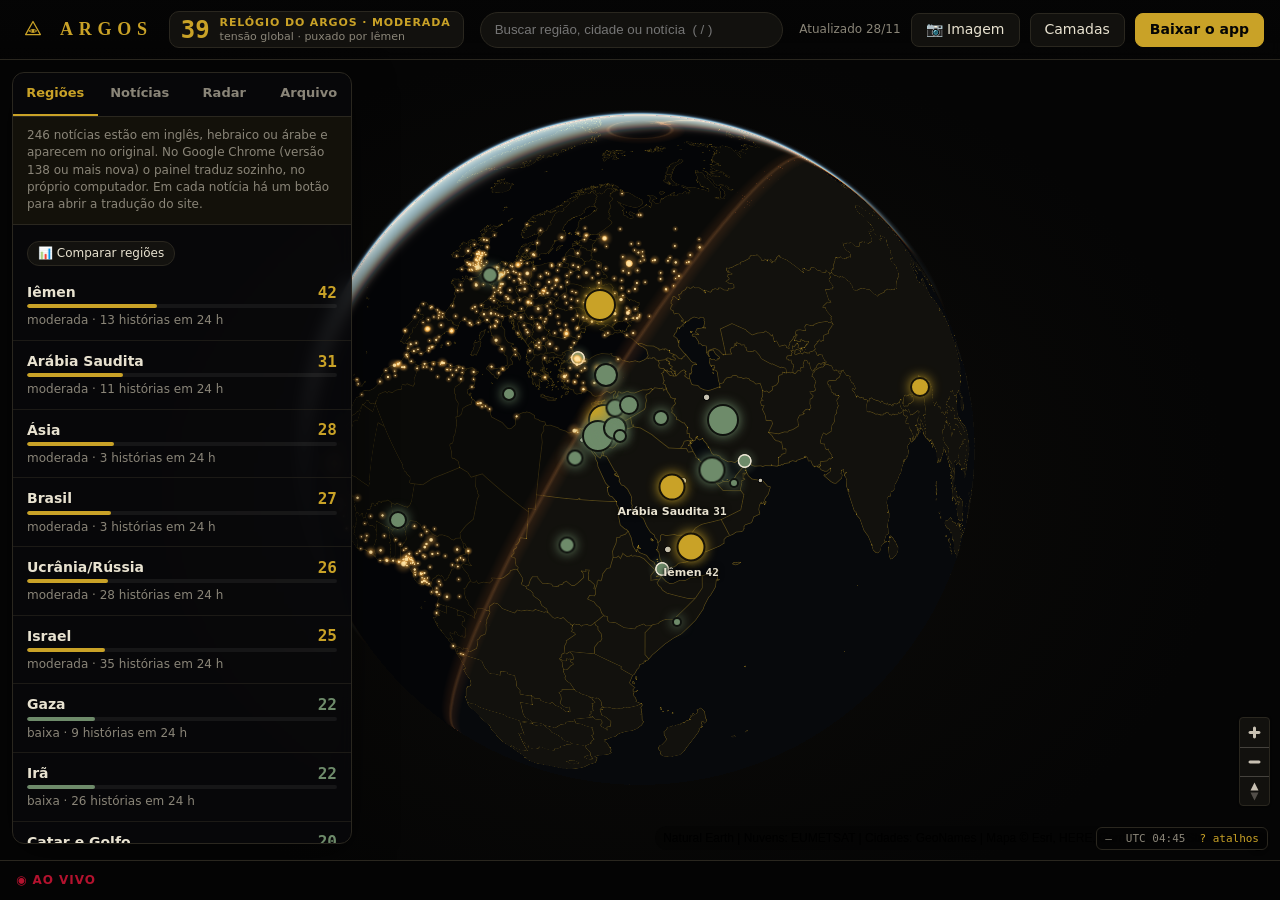
<file: painel/index.html>
<!doctype html>
<html lang="pt-BR">
<head>
<meta charset="utf-8">
<meta name="viewport" content="width=device-width, initial-scale=1">
<title>Argos · Painel</title>
<meta name="description" content="Argos: o mundo em guerra num globo. Tensão por região, notícias, sensores e mapas, em português.">
<meta name="theme-color" content="#050505">
<link rel="icon" href="../icon.svg" type="image/svg+xml">
<link rel="stylesheet" href="vendor/maplibre-gl.css">
<link rel="stylesheet" href="style.css">
</head>
<body>
<div id="map" aria-label="Globo com as regiões acompanhadas"></div>
<div id="splash" aria-hidden="true">
  <svg viewBox="0 0 108 108"><g fill="none" stroke="#C9A227" stroke-linejoin="round" stroke-linecap="round">
    <path class="tri" pathLength="1" d="M54 27 L77.5 68.5 L30.5 68.5 Z" stroke-width="2.4"/>
    <path class="eye" pathLength="1" d="M42 57 Q54 47 66 57 Q54 67 42 57 Z" stroke-width="1.8"/>
    <circle class="iris" cx="54" cy="57" r="4.2" fill="#C9A227" stroke="none"/></g></svg>
  <div class="word">ARGOS</div>
</div>

<header class="top">
  <a class="brand" href="./" title="Argos · Painel">
    <svg viewBox="0 0 108 108" aria-hidden="true"><g fill="none" stroke="currentColor" stroke-linejoin="round" stroke-linecap="round">
      <path d="M54 27 L77.5 68.5 L30.5 68.5 Z" stroke-width="4"/>
      <path d="M42 57 Q54 47 66 57 Q54 67 42 57 Z" stroke-width="3"/>
      <circle cx="54" cy="57" r="4.7" fill="currentColor" stroke="none"/></g></svg>
    <span class="name">ARGOS</span>
  </a>
  <button class="clock" id="clock" type="button" title="Relógio do Argos: tensão global">
    <span class="clock-n" id="clock-n">··</span>
    <span class="clock-t"><b id="clock-level">Relógio do Argos</b><small id="clock-sub">carregando…</small></span>
  </button>
  <div class="search">
    <input id="q" type="search" placeholder="Buscar região, cidade ou notícia  ( / )" autocomplete="off" spellcheck="false">
    <div id="results" class="results" hidden></div>
  </div>
  <div class="actions">
    <span id="updated" class="updated"></span>
    <button class="btn" type="button" data-action="share" title="Imagem do globo para compartilhar (I)">📷 Imagem</button>
    <button id="btn-layers" class="btn" type="button" aria-expanded="false">Camadas</button>
    <a class="btn gold" href="../">Baixar o app</a>
  </div>
</header>

<aside class="panel left" id="left">
  <nav class="tabs" role="tablist">
    <button role="tab" data-tab="regions" class="on">Regiões</button>
    <button role="tab" data-tab="news">Notícias</button>
    <button role="tab" data-tab="radar">Radar</button>
    <button role="tab" data-tab="archive">Arquivo</button>
  </nav>
  <div class="tr-banner" id="tr-banner" hidden></div>
  <div class="scroll" id="left-body"></div>
</aside>

<aside class="panel right" id="detail" hidden>
  <button class="close" id="detail-close" type="button" aria-label="Fechar">✕</button>
  <div class="scroll" id="detail-body"></div>
</aside>

<div class="popover" id="layers" hidden>
  <h3>Camadas</h3>
  <label><input type="checkbox" data-layer="regions" checked> Regiões e tensão</label>
  <label><input type="checkbox" data-layer="cities" checked> Cidades citadas</label>
  <label><input type="checkbox" data-layer="arcs" checked> Ligações entre regiões</label>
  <label><input type="checkbox" data-layer="straits" checked> Estreitos (navios)</label>
  <label><input type="checkbox" data-layer="night" checked> Dia e noite + hora nas capitais</label>
  <label><input type="checkbox" data-layer="sirens" checked> Sirenes em Israel (24 h)</label>
  <label><input type="checkbox" data-layer="quakes"> Sismógrafo (7 dias)</label>
  <label><input type="checkbox" data-layer="fires"> Focos de calor (24 h)</label>
  <label><input type="checkbox" data-layer="aircraft"> Aviões militares</label>
  <label><input type="checkbox" data-layer="carriers"> Porta-aviões dos EUA</label>
  <label><input type="checkbox" data-layer="front"> Linha de frente (Ucrânia)</label>
  <label><input type="checkbox" data-layer="ranges"> Alcance de mísseis e defesas</label>
  <h3>Detalhe</h3>
  <label title="Relevo 3D e prédios 3D. Ligado de fábrica só em computadores fortes."><input type="checkbox" data-opt="hq"> <b>Alta qualidade</b></label>
  <label><input type="checkbox" data-layer="terrain"> Relevo 3D (montanhas)</label>
  <label><input type="checkbox" data-layer="buildings"> Prédios 3D, ruas e nomes</label>
  <label><input type="checkbox" data-layer="clouds"> Nuvens agora (Meteosat)</label>
  <label><input type="checkbox" data-layer="lights"> Luzes das cidades à noite</label>
  <h3>Fundo</h3>
  <label><input type="radio" name="base" value="dark" checked> Mapa escuro</label>
  <label><input type="radio" name="base" value="sat"> Satélite</label>
  <label title="Foto de ontem inteira do planeta, com as nuvens (NASA)"><input type="radio" name="base" value="nasa"> Satélite de ontem (NASA)</label>
  <label><input type="radio" name="base" value="none"> Só contornos</label>
  <h3>Globo</h3>
  <label><input type="checkbox" data-opt="rotate" checked> Girar sozinho quando parado</label>
</div>

<footer class="ticker" id="ticker" hidden>
  <span class="live">◉ AO VIVO</span>
  <div class="track"><div class="marquee" id="marquee"></div></div>
</footer>

<div class="hud" id="hud"><span id="hud-pos">—</span><span id="hud-utc"></span><button type="button" data-action="help" class="hud-help">? atalhos</button></div>
<div class="toast" id="toast" hidden></div>

<script src="vendor/maplibre-gl.js"></script>
<script src="app.js"></script>
<script src="features.js"></script>
<script src="motion.js"></script>
<script src="detail.js"></script>
</body>
</html>
</file>
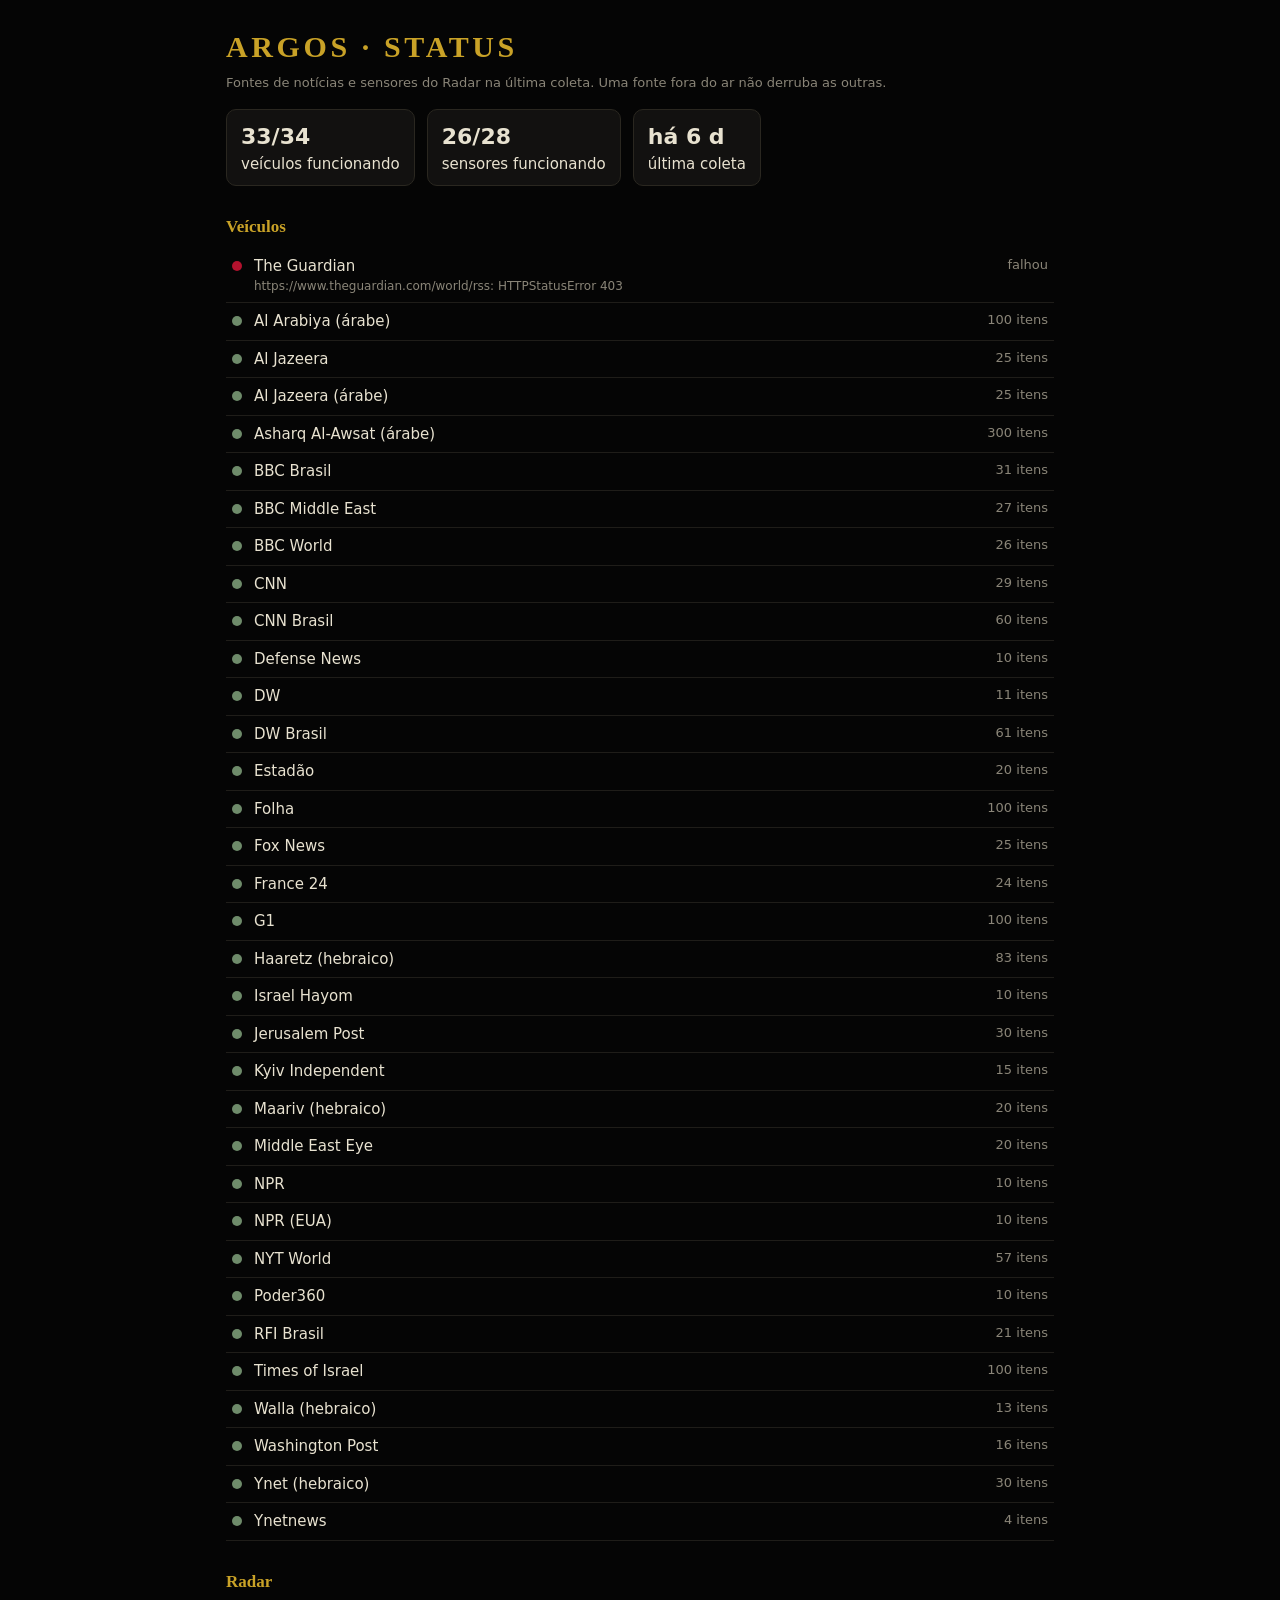
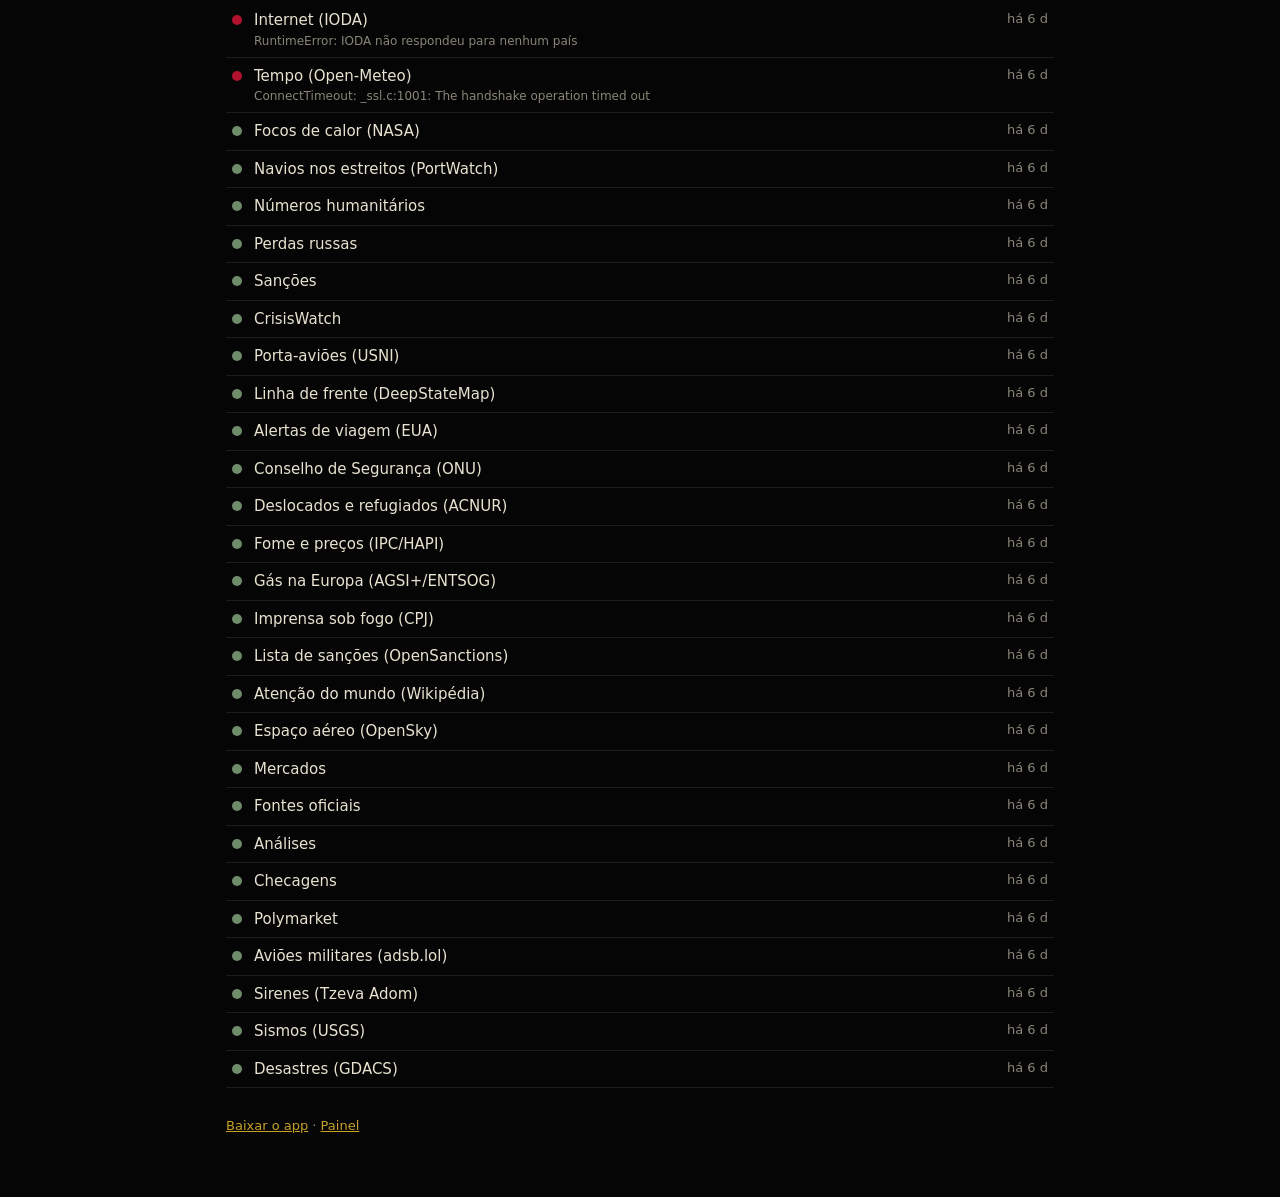
<file: status.html>
<!doctype html>
<html lang="pt-BR">
<head>
<meta charset="utf-8">
<meta name="viewport" content="width=device-width, initial-scale=1">
<title>Argos · Status</title>
<meta name="description" content="Quais fontes e sensores do Argos estão funcionando agora.">
<link rel="icon" href="icon.svg">
<style>
  :root { --ink: #050505; --gold: #C9A227; --bone: #E8E2D0; --ash: #8A8578; --blood: #B3122E; --ok: #6E8B6A; --card: #121110; }
  * { box-sizing: border-box; }
  body { margin: 0; background: var(--ink); color: var(--bone); font: 15px/1.5 system-ui, sans-serif; }
  main { max-width: 860px; margin: 0 auto; padding: 24px 16px 48px; }
  h1 { font-family: Georgia, serif; color: var(--gold); letter-spacing: .12em; margin: 0 0 4px; }
  h2 { font-family: Georgia, serif; color: var(--gold); font-size: 17px; margin: 28px 0 8px; }
  .muted { color: var(--ash); font-size: 13px; }
  .summary { display: flex; gap: 12px; flex-wrap: wrap; margin-top: 16px; }
  .pill { background: var(--card); border: 1px solid #2a2720; border-radius: 10px; padding: 10px 14px; }
  .pill b { font-size: 22px; display: block; }
  table { width: 100%; border-collapse: collapse; }
  td { padding: 7px 6px; border-bottom: 1px solid #1f1d19; vertical-align: top; }
  td.s { width: 22px; }
  .dot { display: inline-block; width: 10px; height: 10px; border-radius: 50%; }
  .ok { background: var(--ok); } .bad { background: var(--blood); }
  .err { color: var(--ash); font-size: 12px; word-break: break-word; }
  a { color: var(--gold); }
</style>
</head>
<body>
<main>
  <h1>ARGOS · STATUS</h1>
  <div class="muted">Fontes de notícias e sensores do Radar na última coleta. Uma fonte fora do ar não derruba as outras.</div>
  <div class="summary" id="summary"></div>
  <h2>Veículos</h2>
  <table id="sources"><tr><td class="muted">Carregando…</td></tr></table>
  <h2>Radar</h2>
  <table id="radar"><tr><td class="muted">Carregando…</td></tr></table>
  <p class="muted" style="margin-top:28px"><a href="./">Baixar o app</a> · <a href="painel/">Painel</a></p>
</main>
<script>
const NAMES = { internet: 'Internet (IODA)', airspace: 'Espaço aéreo (OpenSky)', fires: 'Focos de calor (NASA)', straits: 'Navios nos estreitos (PortWatch)',
  markets: 'Mercados', humanitarian: 'Números humanitários', losses: 'Perdas russas', official: 'Fontes oficiais', sanctions: 'Sanções',
  analysis: 'Análises', crisiswatch: 'CrisisWatch', factcheck: 'Checagens', predictions: 'Polymarket', military: 'Aviões militares (adsb.lol)',
  carriers: 'Porta-aviões (USNI)', frontline: 'Linha de frente (DeepStateMap)', sirens: 'Sirenes (Tzeva Adom)', quakes: 'Sismos (USGS)', disasters: 'Desastres (GDACS)', travel: 'Alertas de viagem (EUA)', unsc: 'Conselho de Segurança (ONU)', weather: 'Tempo (Open-Meteo)', refugees: 'Deslocados e refugiados (ACNUR)', hunger: 'Fome e preços (IPC/HAPI)', gas: 'Gás na Europa (AGSI+/ENTSOG)', press: 'Imprensa sob fogo (CPJ)', sanctionlist: 'Lista de sanções (OpenSanctions)', attention: 'Atenção do mundo (Wikipédia)' };
const esc = (s) => String(s ?? '').replace(/[&<>"']/g, (c) => ({ '&': '&amp;', '<': '&lt;', '>': '&gt;', '"': '&quot;', "'": '&#39;' }[c]));
const ago = (iso) => { const m = Math.round((Date.now() - Date.parse(iso)) / 60000); return isNaN(m) ? '' : m < 60 ? `há ${m} min` : m < 1440 ? `há ${Math.floor(m / 60)} h` : `há ${Math.floor(m / 1440)} d`; };
const row = (ok, name, detail, err) => `<tr><td class="s"><span class="dot ${ok ? 'ok' : 'bad'}"></span></td><td>${esc(name)}${err ? `<div class="err">${esc(err)}</div>` : ''}</td><td class="muted" style="text-align:right">${esc(detail)}</td></tr>`;
Promise.all([
  fetch('sources_status.json', { cache: 'no-store' }).then((r) => r.json()).catch(() => null),
  fetch('radar.json', { cache: 'no-store' }).then((r) => r.json()).catch(() => null),
]).then(([src, radar]) => {
  const sources = Object.entries(src?.sources || {}).sort((a, b) => a[1].ok - b[1].ok || a[0].localeCompare(b[0]));
  document.getElementById('sources').innerHTML = sources.map(([n, s]) => row(s.ok, n, s.ok ? `${s.items} itens` : 'falhou', s.ok ? '' : s.error)).join('') || '<tr><td>Sem dados.</td></tr>';
  const st = Object.entries(radar?.status || {}).sort((a, b) => a[1].ok - b[1].ok);
  document.getElementById('radar').innerHTML = st.map(([k, s]) => row(s.ok, NAMES[k] || k, ago(s.checked), s.ok ? '' : s.error)).join('') || '<tr><td>Sem dados.</td></tr>';
  const okS = sources.filter(([, s]) => s.ok).length, okR = st.filter(([, s]) => s.ok).length;
  document.getElementById('summary').innerHTML =
    `<div class="pill"><b>${okS}/${sources.length}</b>veículos funcionando</div><div class="pill"><b>${okR}/${st.length}</b>sensores funcionando</div>` +
    `<div class="pill"><b>${esc(ago(src?.generated_at))}</b>última coleta</div>`;
});
</script>
</body>
</html>
</file>
<file: painel/vendor/maplibre-gl.css>
.maplibregl-map{font:12px/20px Helvetica Neue,Arial,Helvetica,sans-serif;overflow:hidden;position:relative;-webkit-tap-highlight-color:rgb(0 0 0/0)}.maplibregl-canvas{left:0;position:absolute;top:0}.maplibregl-map:fullscreen{height:100%;width:100%}.maplibregl-ctrl-group button.maplibregl-ctrl-compass{touch-action:none}.maplibregl-canvas-container.maplibregl-interactive,.maplibregl-ctrl-group button.maplibregl-ctrl-compass{cursor:grab;-webkit-user-select:none;-moz-user-select:none;user-select:none}.maplibregl-canvas-container.maplibregl-interactive.maplibregl-track-pointer{cursor:pointer}.maplibregl-canvas-container.maplibregl-interactive:active,.maplibregl-ctrl-group button.maplibregl-ctrl-compass:active{cursor:grabbing}.maplibregl-canvas-container.maplibregl-touch-zoom-rotate,.maplibregl-canvas-container.maplibregl-touch-zoom-rotate .maplibregl-canvas{touch-action:pan-x pan-y}.maplibregl-canvas-container.maplibregl-touch-drag-pan,.maplibregl-canvas-container.maplibregl-touch-drag-pan .maplibregl-canvas{touch-action:pinch-zoom}.maplibregl-canvas-container.maplibregl-touch-zoom-rotate.maplibregl-touch-drag-pan,.maplibregl-canvas-container.maplibregl-touch-zoom-rotate.maplibregl-touch-drag-pan .maplibregl-canvas{touch-action:none}.maplibregl-canvas-container.maplibregl-touch-drag-pan.maplibregl-cooperative-gestures,.maplibregl-canvas-container.maplibregl-touch-drag-pan.maplibregl-cooperative-gestures .maplibregl-canvas{touch-action:pan-x pan-y}.maplibregl-ctrl-bottom-left,.maplibregl-ctrl-bottom-right,.maplibregl-ctrl-top-left,.maplibregl-ctrl-top-right{pointer-events:none;position:absolute;z-index:2}.maplibregl-ctrl-top-left{left:0;top:0}.maplibregl-ctrl-top-right{right:0;top:0}.maplibregl-ctrl-bottom-left{bottom:0;left:0}.maplibregl-ctrl-bottom-right{bottom:0;right:0}.maplibregl-ctrl{clear:both;pointer-events:auto;transform:translate(0)}.maplibregl-ctrl-top-left .maplibregl-ctrl{float:left;margin:10px 0 0 10px}.maplibregl-ctrl-top-right .maplibregl-ctrl{float:right;margin:10px 10px 0 0}.maplibregl-ctrl-bottom-left .maplibregl-ctrl{float:left;margin:0 0 10px 10px}.maplibregl-ctrl-bottom-right .maplibregl-ctrl{float:right;margin:0 10px 10px 0}.maplibregl-ctrl-group{background:#fff;border-radius:4px}.maplibregl-ctrl-group:not(:empty){box-shadow:0 0 0 2px rgba(0,0,0,.1)}@media (forced-colors:active){.maplibregl-ctrl-group:not(:empty){box-shadow:0 0 0 2px ButtonText}}.maplibregl-ctrl-group button{background-color:transparent;border:0;box-sizing:border-box;cursor:pointer;display:block;height:29px;outline:none;padding:0;width:29px}.maplibregl-ctrl-group button+button{border-top:1px solid #ddd}.maplibregl-ctrl button .maplibregl-ctrl-icon{background-position:50%;background-repeat:no-repeat;display:block;height:100%;width:100%}@media (forced-colors:active){.maplibregl-ctrl-icon{background-color:transparent}.maplibregl-ctrl-group button+button{border-top:1px solid ButtonText}}.maplibregl-ctrl button::-moz-focus-inner{border:0;padding:0}.maplibregl-ctrl-attrib-button:focus,.maplibregl-ctrl-group button:focus{box-shadow:0 0 2px 2px #0096ff}.maplibregl-ctrl button:disabled{cursor:not-allowed}.maplibregl-ctrl button:disabled .maplibregl-ctrl-icon{opacity:.25}@media (hover:hover){.maplibregl-ctrl button:not(:disabled):hover{background-color:rgba(0,0,0,.05)}}.maplibregl-ctrl button:not(:disabled):active{background-color:rgba(0,0,0,.05)}.maplibregl-ctrl-group button:focus:focus-visible{box-shadow:0 0 2px 2px #0096ff}.maplibregl-ctrl-group button:focus:not(:focus-visible){box-shadow:none}.maplibregl-ctrl-group button:focus:first-child{border-radius:4px 4px 0 0}.maplibregl-ctrl-group button:focus:last-child{border-radius:0 0 4px 4px}.maplibregl-ctrl-group button:focus:only-child{border-radius:inherit}.maplibregl-ctrl button.maplibregl-ctrl-zoom-out .maplibregl-ctrl-icon{background-image:url("data:image/svg+xml;charset=utf-8,%3Csvg xmlns='http://www.w3.org/2000/svg' width='29' height='29' fill='%23333' viewBox='0 0 29 29'%3E%3Cpath d='M10 13c-.75 0-1.5.75-1.5 1.5S9.25 16 10 16h9c.75 0 1.5-.75 1.5-1.5S19.75 13 19 13z'/%3E%3C/svg%3E")}.maplibregl-ctrl button.maplibregl-ctrl-zoom-in .maplibregl-ctrl-icon{background-image:url("data:image/svg+xml;charset=utf-8,%3Csvg xmlns='http://www.w3.org/2000/svg' width='29' height='29' fill='%23333' viewBox='0 0 29 29'%3E%3Cpath d='M14.5 8.5c-.75 0-1.5.75-1.5 1.5v3h-3c-.75 0-1.5.75-1.5 1.5S9.25 16 10 16h3v3c0 .75.75 1.5 1.5 1.5S16 19.75 16 19v-3h3c.75 0 1.5-.75 1.5-1.5S19.75 13 19 13h-3v-3c0-.75-.75-1.5-1.5-1.5'/%3E%3C/svg%3E")}@media (forced-colors:active){.maplibregl-ctrl button.maplibregl-ctrl-zoom-out .maplibregl-ctrl-icon{background-image:url("data:image/svg+xml;charset=utf-8,%3Csvg xmlns='http://www.w3.org/2000/svg' width='29' height='29' fill='%23fff' viewBox='0 0 29 29'%3E%3Cpath d='M10 13c-.75 0-1.5.75-1.5 1.5S9.25 16 10 16h9c.75 0 1.5-.75 1.5-1.5S19.75 13 19 13z'/%3E%3C/svg%3E")}.maplibregl-ctrl button.maplibregl-ctrl-zoom-in .maplibregl-ctrl-icon{background-image:url("data:image/svg+xml;charset=utf-8,%3Csvg xmlns='http://www.w3.org/2000/svg' width='29' height='29' fill='%23fff' viewBox='0 0 29 29'%3E%3Cpath d='M14.5 8.5c-.75 0-1.5.75-1.5 1.5v3h-3c-.75 0-1.5.75-1.5 1.5S9.25 16 10 16h3v3c0 .75.75 1.5 1.5 1.5S16 19.75 16 19v-3h3c.75 0 1.5-.75 1.5-1.5S19.75 13 19 13h-3v-3c0-.75-.75-1.5-1.5-1.5'/%3E%3C/svg%3E")}}@media (forced-colors:active) and (prefers-color-scheme:light){.maplibregl-ctrl button.maplibregl-ctrl-zoom-out .maplibregl-ctrl-icon{background-image:url("data:image/svg+xml;charset=utf-8,%3Csvg xmlns='http://www.w3.org/2000/svg' width='29' height='29' viewBox='0 0 29 29'%3E%3Cpath d='M10 13c-.75 0-1.5.75-1.5 1.5S9.25 16 10 16h9c.75 0 1.5-.75 1.5-1.5S19.75 13 19 13z'/%3E%3C/svg%3E")}.maplibregl-ctrl button.maplibregl-ctrl-zoom-in .maplibregl-ctrl-icon{background-image:url("data:image/svg+xml;charset=utf-8,%3Csvg xmlns='http://www.w3.org/2000/svg' width='29' height='29' viewBox='0 0 29 29'%3E%3Cpath d='M14.5 8.5c-.75 0-1.5.75-1.5 1.5v3h-3c-.75 0-1.5.75-1.5 1.5S9.25 16 10 16h3v3c0 .75.75 1.5 1.5 1.5S16 19.75 16 19v-3h3c.75 0 1.5-.75 1.5-1.5S19.75 13 19 13h-3v-3c0-.75-.75-1.5-1.5-1.5'/%3E%3C/svg%3E")}}.maplibregl-ctrl button.maplibregl-ctrl-fullscreen .maplibregl-ctrl-icon{background-image:url("data:image/svg+xml;charset=utf-8,%3Csvg xmlns='http://www.w3.org/2000/svg' width='29' height='29' fill='%23333' viewBox='0 0 29 29'%3E%3Cpath d='M24 16v5.5c0 1.75-.75 2.5-2.5 2.5H16v-1l3-1.5-4-5.5 1-1 5.5 4 1.5-3zM6 16l1.5 3 5.5-4 1 1-4 5.5 3 1.5v1H7.5C5.75 24 5 23.25 5 21.5V16zm7-11v1l-3 1.5 4 5.5-1 1-5.5-4L6 13H5V7.5C5 5.75 5.75 5 7.5 5zm11 2.5c0-1.75-.75-2.5-2.5-2.5H16v1l3 1.5-4 5.5 1 1 5.5-4 1.5 3h1z'/%3E%3C/svg%3E")}.maplibregl-ctrl button.maplibregl-ctrl-shrink .maplibregl-ctrl-icon{background-image:url("data:image/svg+xml;charset=utf-8,%3Csvg xmlns='http://www.w3.org/2000/svg' width='29' height='29' viewBox='0 0 29 29'%3E%3Cpath d='M18.5 16c-1.75 0-2.5.75-2.5 2.5V24h1l1.5-3 5.5 4 1-1-4-5.5 3-1.5v-1zM13 18.5c0-1.75-.75-2.5-2.5-2.5H5v1l3 1.5L4 24l1 1 5.5-4 1.5 3h1zm3-8c0 1.75.75 2.5 2.5 2.5H24v-1l-3-1.5L25 5l-1-1-5.5 4L17 5h-1zM10.5 13c1.75 0 2.5-.75 2.5-2.5V5h-1l-1.5 3L5 4 4 5l4 5.5L5 12v1z'/%3E%3C/svg%3E")}@media (forced-colors:active){.maplibregl-ctrl button.maplibregl-ctrl-fullscreen .maplibregl-ctrl-icon{background-image:url("data:image/svg+xml;charset=utf-8,%3Csvg xmlns='http://www.w3.org/2000/svg' width='29' height='29' fill='%23fff' viewBox='0 0 29 29'%3E%3Cpath d='M24 16v5.5c0 1.75-.75 2.5-2.5 2.5H16v-1l3-1.5-4-5.5 1-1 5.5 4 1.5-3zM6 16l1.5 3 5.5-4 1 1-4 5.5 3 1.5v1H7.5C5.75 24 5 23.25 5 21.5V16zm7-11v1l-3 1.5 4 5.5-1 1-5.5-4L6 13H5V7.5C5 5.75 5.75 5 7.5 5zm11 2.5c0-1.75-.75-2.5-2.5-2.5H16v1l3 1.5-4 5.5 1 1 5.5-4 1.5 3h1z'/%3E%3C/svg%3E")}.maplibregl-ctrl button.maplibregl-ctrl-shrink .maplibregl-ctrl-icon{background-image:url("data:image/svg+xml;charset=utf-8,%3Csvg xmlns='http://www.w3.org/2000/svg' width='29' height='29' fill='%23fff' viewBox='0 0 29 29'%3E%3Cpath d='M18.5 16c-1.75 0-2.5.75-2.5 2.5V24h1l1.5-3 5.5 4 1-1-4-5.5 3-1.5v-1zM13 18.5c0-1.75-.75-2.5-2.5-2.5H5v1l3 1.5L4 24l1 1 5.5-4 1.5 3h1zm3-8c0 1.75.75 2.5 2.5 2.5H24v-1l-3-1.5L25 5l-1-1-5.5 4L17 5h-1zM10.5 13c1.75 0 2.5-.75 2.5-2.5V5h-1l-1.5 3L5 4 4 5l4 5.5L5 12v1z'/%3E%3C/svg%3E")}}@media (forced-colors:active) and (prefers-color-scheme:light){.maplibregl-ctrl button.maplibregl-ctrl-fullscreen .maplibregl-ctrl-icon{background-image:url("data:image/svg+xml;charset=utf-8,%3Csvg xmlns='http://www.w3.org/2000/svg' width='29' height='29' viewBox='0 0 29 29'%3E%3Cpath d='M24 16v5.5c0 1.75-.75 2.5-2.5 2.5H16v-1l3-1.5-4-5.5 1-1 5.5 4 1.5-3zM6 16l1.5 3 5.5-4 1 1-4 5.5 3 1.5v1H7.5C5.75 24 5 23.25 5 21.5V16zm7-11v1l-3 1.5 4 5.5-1 1-5.5-4L6 13H5V7.5C5 5.75 5.75 5 7.5 5zm11 2.5c0-1.75-.75-2.5-2.5-2.5H16v1l3 1.5-4 5.5 1 1 5.5-4 1.5 3h1z'/%3E%3C/svg%3E")}.maplibregl-ctrl button.maplibregl-ctrl-shrink .maplibregl-ctrl-icon{background-image:url("data:image/svg+xml;charset=utf-8,%3Csvg xmlns='http://www.w3.org/2000/svg' width='29' height='29' viewBox='0 0 29 29'%3E%3Cpath d='M18.5 16c-1.75 0-2.5.75-2.5 2.5V24h1l1.5-3 5.5 4 1-1-4-5.5 3-1.5v-1zM13 18.5c0-1.75-.75-2.5-2.5-2.5H5v1l3 1.5L4 24l1 1 5.5-4 1.5 3h1zm3-8c0 1.75.75 2.5 2.5 2.5H24v-1l-3-1.5L25 5l-1-1-5.5 4L17 5h-1zM10.5 13c1.75 0 2.5-.75 2.5-2.5V5h-1l-1.5 3L5 4 4 5l4 5.5L5 12v1z'/%3E%3C/svg%3E")}}.maplibregl-ctrl button.maplibregl-ctrl-compass .maplibregl-ctrl-icon{background-image:url("data:image/svg+xml;charset=utf-8,%3Csvg xmlns='http://www.w3.org/2000/svg' width='29' height='29' fill='%23333' viewBox='0 0 29 29'%3E%3Cpath d='m10.5 14 4-8 4 8z'/%3E%3Cpath fill='%23ccc' d='m10.5 16 4 8 4-8z'/%3E%3C/svg%3E")}@media (forced-colors:active){.maplibregl-ctrl button.maplibregl-ctrl-compass .maplibregl-ctrl-icon{background-image:url("data:image/svg+xml;charset=utf-8,%3Csvg xmlns='http://www.w3.org/2000/svg' width='29' height='29' fill='%23fff' viewBox='0 0 29 29'%3E%3Cpath d='m10.5 14 4-8 4 8z'/%3E%3Cpath fill='%23ccc' d='m10.5 16 4 8 4-8z'/%3E%3C/svg%3E")}}@media (forced-colors:active) and (prefers-color-scheme:light){.maplibregl-ctrl button.maplibregl-ctrl-compass .maplibregl-ctrl-icon{background-image:url("data:image/svg+xml;charset=utf-8,%3Csvg xmlns='http://www.w3.org/2000/svg' width='29' height='29' viewBox='0 0 29 29'%3E%3Cpath d='m10.5 14 4-8 4 8z'/%3E%3Cpath fill='%23ccc' d='m10.5 16 4 8 4-8z'/%3E%3C/svg%3E")}}.maplibregl-ctrl button.maplibregl-ctrl-globe .maplibregl-ctrl-icon{background-image:url("data:image/svg+xml;charset=utf-8,%3Csvg xmlns='http://www.w3.org/2000/svg' width='22' height='22' fill='none' stroke='%23333' viewBox='0 0 22 22'%3E%3Ccircle cx='11' cy='11' r='8.5'/%3E%3Cpath d='M17.5 11c0 4.819-3.02 8.5-6.5 8.5S4.5 15.819 4.5 11 7.52 2.5 11 2.5s6.5 3.681 6.5 8.5Z'/%3E%3Cpath d='M13.5 11c0 2.447-.331 4.64-.853 6.206-.262.785-.562 1.384-.872 1.777-.314.399-.58.517-.775.517s-.461-.118-.775-.517c-.31-.393-.61-.992-.872-1.777C8.831 15.64 8.5 13.446 8.5 11s.331-4.64.853-6.206c.262-.785.562-1.384.872-1.777.314-.399.58-.517.775-.517s.461.118.775.517c.31.393.61.992.872 1.777.522 1.565.853 3.76.853 6.206Z'/%3E%3Cpath d='M11 7.5c-1.909 0-3.622-.166-4.845-.428-.616-.132-1.08-.283-1.379-.434a1.3 1.3 0 0 1-.224-.138q.07-.058.224-.138c.299-.151.763-.302 1.379-.434C7.378 5.666 9.091 5.5 11 5.5s3.622.166 4.845.428c.616.132 1.08.283 1.379.434.105.053.177.1.224.138q-.07.058-.224.138c-.299.151-.763.302-1.379.434-1.223.262-2.936.428-4.845.428ZM4.486 6.436ZM11 16.5c-1.909 0-3.622-.166-4.845-.428-.616-.132-1.08-.283-1.379-.434a1.3 1.3 0 0 1-.224-.138 1.3 1.3 0 0 1 .224-.138c.299-.151.763-.302 1.379-.434C7.378 14.666 9.091 14.5 11 14.5s3.622.166 4.845.428c.616.132 1.08.283 1.379.434.105.053.177.1.224.138a1.3 1.3 0 0 1-.224.138c-.299.151-.763.302-1.379.434-1.223.262-2.936.428-4.845.428Zm-6.514-1.064ZM11 12.5c-2.46 0-4.672-.222-6.255-.574-.796-.177-1.406-.38-1.805-.59a1.5 1.5 0 0 1-.39-.272.3.3 0 0 1-.047-.064.3.3 0 0 1 .048-.064c.066-.073.189-.167.389-.272.399-.21 1.009-.413 1.805-.59C6.328 9.722 8.54 9.5 11 9.5s4.672.222 6.256.574c.795.177 1.405.38 1.804.59.2.105.323.2.39.272a.3.3 0 0 1 .047.064.3.3 0 0 1-.048.064 1.4 1.4 0 0 1-.389.272c-.399.21-1.009.413-1.804.59-1.584.352-3.796.574-6.256.574Zm-8.501-1.51v.002zm0 .018v.002zm17.002.002v-.002zm0-.018v-.002z'/%3E%3C/svg%3E")}.maplibregl-ctrl button.maplibregl-ctrl-globe-enabled .maplibregl-ctrl-icon{background-image:url("data:image/svg+xml;charset=utf-8,%3Csvg xmlns='http://www.w3.org/2000/svg' width='22' height='22' fill='none' stroke='%2333b5e5' viewBox='0 0 22 22'%3E%3Ccircle cx='11' cy='11' r='8.5'/%3E%3Cpath d='M17.5 11c0 4.819-3.02 8.5-6.5 8.5S4.5 15.819 4.5 11 7.52 2.5 11 2.5s6.5 3.681 6.5 8.5Z'/%3E%3Cpath d='M13.5 11c0 2.447-.331 4.64-.853 6.206-.262.785-.562 1.384-.872 1.777-.314.399-.58.517-.775.517s-.461-.118-.775-.517c-.31-.393-.61-.992-.872-1.777C8.831 15.64 8.5 13.446 8.5 11s.331-4.64.853-6.206c.262-.785.562-1.384.872-1.777.314-.399.58-.517.775-.517s.461.118.775.517c.31.393.61.992.872 1.777.522 1.565.853 3.76.853 6.206Z'/%3E%3Cpath d='M11 7.5c-1.909 0-3.622-.166-4.845-.428-.616-.132-1.08-.283-1.379-.434a1.3 1.3 0 0 1-.224-.138q.07-.058.224-.138c.299-.151.763-.302 1.379-.434C7.378 5.666 9.091 5.5 11 5.5s3.622.166 4.845.428c.616.132 1.08.283 1.379.434.105.053.177.1.224.138q-.07.058-.224.138c-.299.151-.763.302-1.379.434-1.223.262-2.936.428-4.845.428ZM4.486 6.436ZM11 16.5c-1.909 0-3.622-.166-4.845-.428-.616-.132-1.08-.283-1.379-.434a1.3 1.3 0 0 1-.224-.138 1.3 1.3 0 0 1 .224-.138c.299-.151.763-.302 1.379-.434C7.378 14.666 9.091 14.5 11 14.5s3.622.166 4.845.428c.616.132 1.08.283 1.379.434.105.053.177.1.224.138a1.3 1.3 0 0 1-.224.138c-.299.151-.763.302-1.379.434-1.223.262-2.936.428-4.845.428Zm-6.514-1.064ZM11 12.5c-2.46 0-4.672-.222-6.255-.574-.796-.177-1.406-.38-1.805-.59a1.5 1.5 0 0 1-.39-.272.3.3 0 0 1-.047-.064.3.3 0 0 1 .048-.064c.066-.073.189-.167.389-.272.399-.21 1.009-.413 1.805-.59C6.328 9.722 8.54 9.5 11 9.5s4.672.222 6.256.574c.795.177 1.405.38 1.804.59.2.105.323.2.39.272a.3.3 0 0 1 .047.064.3.3 0 0 1-.048.064 1.4 1.4 0 0 1-.389.272c-.399.21-1.009.413-1.804.59-1.584.352-3.796.574-6.256.574Zm-8.501-1.51v.002zm0 .018v.002zm17.002.002v-.002zm0-.018v-.002z'/%3E%3C/svg%3E")}.maplibregl-ctrl button.maplibregl-ctrl-terrain .maplibregl-ctrl-icon{background-image:url("data:image/svg+xml;charset=utf-8,%3Csvg xmlns='http://www.w3.org/2000/svg' width='22' height='22' fill='%23333' viewBox='0 0 22 22'%3E%3Cpath d='m1.754 13.406 4.453-4.851 3.09 3.09 3.281 3.277.969-.969-3.309-3.312 3.844-4.121 6.148 6.886h1.082v-.855l-7.207-8.07-4.84 5.187L6.169 6.57l-5.48 5.965v.871ZM.688 16.844h20.625v1.375H.688Zm0 0'/%3E%3C/svg%3E")}.maplibregl-ctrl button.maplibregl-ctrl-terrain-enabled .maplibregl-ctrl-icon{background-image:url("data:image/svg+xml;charset=utf-8,%3Csvg xmlns='http://www.w3.org/2000/svg' width='22' height='22' fill='%2333b5e5' viewBox='0 0 22 22'%3E%3Cpath d='m1.754 13.406 4.453-4.851 3.09 3.09 3.281 3.277.969-.969-3.309-3.312 3.844-4.121 6.148 6.886h1.082v-.855l-7.207-8.07-4.84 5.187L6.169 6.57l-5.48 5.965v.871ZM.688 16.844h20.625v1.375H.688Zm0 0'/%3E%3C/svg%3E")}.maplibregl-ctrl button.maplibregl-ctrl-geolocate .maplibregl-ctrl-icon{background-image:url("data:image/svg+xml;charset=utf-8,%3Csvg xmlns='http://www.w3.org/2000/svg' width='29' height='29' fill='%23333' viewBox='0 0 20 20'%3E%3Cpath d='M10 4C9 4 9 5 9 5v.1A5 5 0 0 0 5.1 9H5s-1 0-1 1 1 1 1 1h.1A5 5 0 0 0 9 14.9v.1s0 1 1 1 1-1 1-1v-.1a5 5 0 0 0 3.9-3.9h.1s1 0 1-1-1-1-1-1h-.1A5 5 0 0 0 11 5.1V5s0-1-1-1m0 2.5a3.5 3.5 0 1 1 0 7 3.5 3.5 0 1 1 0-7'/%3E%3Ccircle cx='10' cy='10' r='2'/%3E%3C/svg%3E")}.maplibregl-ctrl button.maplibregl-ctrl-geolocate:disabled .maplibregl-ctrl-icon{background-image:url("data:image/svg+xml;charset=utf-8,%3Csvg xmlns='http://www.w3.org/2000/svg' width='29' height='29' fill='%23aaa' viewBox='0 0 20 20'%3E%3Cpath d='M10 4C9 4 9 5 9 5v.1A5 5 0 0 0 5.1 9H5s-1 0-1 1 1 1 1 1h.1A5 5 0 0 0 9 14.9v.1s0 1 1 1 1-1 1-1v-.1a5 5 0 0 0 3.9-3.9h.1s1 0 1-1-1-1-1-1h-.1A5 5 0 0 0 11 5.1V5s0-1-1-1m0 2.5a3.5 3.5 0 1 1 0 7 3.5 3.5 0 1 1 0-7'/%3E%3Ccircle cx='10' cy='10' r='2'/%3E%3Cpath fill='red' d='m14 5 1 1-9 9-1-1z'/%3E%3C/svg%3E")}.maplibregl-ctrl button.maplibregl-ctrl-geolocate.maplibregl-ctrl-geolocate-active .maplibregl-ctrl-icon{background-image:url("data:image/svg+xml;charset=utf-8,%3Csvg xmlns='http://www.w3.org/2000/svg' width='29' height='29' fill='%2333b5e5' viewBox='0 0 20 20'%3E%3Cpath d='M10 4C9 4 9 5 9 5v.1A5 5 0 0 0 5.1 9H5s-1 0-1 1 1 1 1 1h.1A5 5 0 0 0 9 14.9v.1s0 1 1 1 1-1 1-1v-.1a5 5 0 0 0 3.9-3.9h.1s1 0 1-1-1-1-1-1h-.1A5 5 0 0 0 11 5.1V5s0-1-1-1m0 2.5a3.5 3.5 0 1 1 0 7 3.5 3.5 0 1 1 0-7'/%3E%3Ccircle cx='10' cy='10' r='2'/%3E%3C/svg%3E")}.maplibregl-ctrl button.maplibregl-ctrl-geolocate.maplibregl-ctrl-geolocate-active-error .maplibregl-ctrl-icon{background-image:url("data:image/svg+xml;charset=utf-8,%3Csvg xmlns='http://www.w3.org/2000/svg' width='29' height='29' fill='%23e58978' viewBox='0 0 20 20'%3E%3Cpath d='M10 4C9 4 9 5 9 5v.1A5 5 0 0 0 5.1 9H5s-1 0-1 1 1 1 1 1h.1A5 5 0 0 0 9 14.9v.1s0 1 1 1 1-1 1-1v-.1a5 5 0 0 0 3.9-3.9h.1s1 0 1-1-1-1-1-1h-.1A5 5 0 0 0 11 5.1V5s0-1-1-1m0 2.5a3.5 3.5 0 1 1 0 7 3.5 3.5 0 1 1 0-7'/%3E%3Ccircle cx='10' cy='10' r='2'/%3E%3C/svg%3E")}.maplibregl-ctrl button.maplibregl-ctrl-geolocate.maplibregl-ctrl-geolocate-background .maplibregl-ctrl-icon{background-image:url("data:image/svg+xml;charset=utf-8,%3Csvg xmlns='http://www.w3.org/2000/svg' width='29' height='29' fill='%2333b5e5' viewBox='0 0 20 20'%3E%3Cpath d='M10 4C9 4 9 5 9 5v.1A5 5 0 0 0 5.1 9H5s-1 0-1 1 1 1 1 1h.1A5 5 0 0 0 9 14.9v.1s0 1 1 1 1-1 1-1v-.1a5 5 0 0 0 3.9-3.9h.1s1 0 1-1-1-1-1-1h-.1A5 5 0 0 0 11 5.1V5s0-1-1-1m0 2.5a3.5 3.5 0 1 1 0 7 3.5 3.5 0 1 1 0-7'/%3E%3C/svg%3E")}.maplibregl-ctrl button.maplibregl-ctrl-geolocate.maplibregl-ctrl-geolocate-background-error .maplibregl-ctrl-icon{background-image:url("data:image/svg+xml;charset=utf-8,%3Csvg xmlns='http://www.w3.org/2000/svg' width='29' height='29' fill='%23e54e33' viewBox='0 0 20 20'%3E%3Cpath d='M10 4C9 4 9 5 9 5v.1A5 5 0 0 0 5.1 9H5s-1 0-1 1 1 1 1 1h.1A5 5 0 0 0 9 14.9v.1s0 1 1 1 1-1 1-1v-.1a5 5 0 0 0 3.9-3.9h.1s1 0 1-1-1-1-1-1h-.1A5 5 0 0 0 11 5.1V5s0-1-1-1m0 2.5a3.5 3.5 0 1 1 0 7 3.5 3.5 0 1 1 0-7'/%3E%3C/svg%3E")}.maplibregl-ctrl button.maplibregl-ctrl-geolocate.maplibregl-ctrl-geolocate-waiting .maplibregl-ctrl-icon{animation:maplibregl-spin 2s linear infinite}@media (forced-colors:active){.maplibregl-ctrl button.maplibregl-ctrl-geolocate .maplibregl-ctrl-icon{background-image:url("data:image/svg+xml;charset=utf-8,%3Csvg xmlns='http://www.w3.org/2000/svg' width='29' height='29' fill='%23fff' viewBox='0 0 20 20'%3E%3Cpath d='M10 4C9 4 9 5 9 5v.1A5 5 0 0 0 5.1 9H5s-1 0-1 1 1 1 1 1h.1A5 5 0 0 0 9 14.9v.1s0 1 1 1 1-1 1-1v-.1a5 5 0 0 0 3.9-3.9h.1s1 0 1-1-1-1-1-1h-.1A5 5 0 0 0 11 5.1V5s0-1-1-1m0 2.5a3.5 3.5 0 1 1 0 7 3.5 3.5 0 1 1 0-7'/%3E%3Ccircle cx='10' cy='10' r='2'/%3E%3C/svg%3E")}.maplibregl-ctrl button.maplibregl-ctrl-geolocate:disabled .maplibregl-ctrl-icon{background-image:url("data:image/svg+xml;charset=utf-8,%3Csvg xmlns='http://www.w3.org/2000/svg' width='29' height='29' fill='%23999' viewBox='0 0 20 20'%3E%3Cpath d='M10 4C9 4 9 5 9 5v.1A5 5 0 0 0 5.1 9H5s-1 0-1 1 1 1 1 1h.1A5 5 0 0 0 9 14.9v.1s0 1 1 1 1-1 1-1v-.1a5 5 0 0 0 3.9-3.9h.1s1 0 1-1-1-1-1-1h-.1A5 5 0 0 0 11 5.1V5s0-1-1-1m0 2.5a3.5 3.5 0 1 1 0 7 3.5 3.5 0 1 1 0-7'/%3E%3Ccircle cx='10' cy='10' r='2'/%3E%3Cpath fill='red' d='m14 5 1 1-9 9-1-1z'/%3E%3C/svg%3E")}.maplibregl-ctrl button.maplibregl-ctrl-geolocate.maplibregl-ctrl-geolocate-active .maplibregl-ctrl-icon{background-image:url("data:image/svg+xml;charset=utf-8,%3Csvg xmlns='http://www.w3.org/2000/svg' width='29' height='29' fill='%2333b5e5' viewBox='0 0 20 20'%3E%3Cpath d='M10 4C9 4 9 5 9 5v.1A5 5 0 0 0 5.1 9H5s-1 0-1 1 1 1 1 1h.1A5 5 0 0 0 9 14.9v.1s0 1 1 1 1-1 1-1v-.1a5 5 0 0 0 3.9-3.9h.1s1 0 1-1-1-1-1-1h-.1A5 5 0 0 0 11 5.1V5s0-1-1-1m0 2.5a3.5 3.5 0 1 1 0 7 3.5 3.5 0 1 1 0-7'/%3E%3Ccircle cx='10' cy='10' r='2'/%3E%3C/svg%3E")}.maplibregl-ctrl button.maplibregl-ctrl-geolocate.maplibregl-ctrl-geolocate-active-error .maplibregl-ctrl-icon{background-image:url("data:image/svg+xml;charset=utf-8,%3Csvg xmlns='http://www.w3.org/2000/svg' width='29' height='29' fill='%23e58978' viewBox='0 0 20 20'%3E%3Cpath d='M10 4C9 4 9 5 9 5v.1A5 5 0 0 0 5.1 9H5s-1 0-1 1 1 1 1 1h.1A5 5 0 0 0 9 14.9v.1s0 1 1 1 1-1 1-1v-.1a5 5 0 0 0 3.9-3.9h.1s1 0 1-1-1-1-1-1h-.1A5 5 0 0 0 11 5.1V5s0-1-1-1m0 2.5a3.5 3.5 0 1 1 0 7 3.5 3.5 0 1 1 0-7'/%3E%3Ccircle cx='10' cy='10' r='2'/%3E%3C/svg%3E")}.maplibregl-ctrl button.maplibregl-ctrl-geolocate.maplibregl-ctrl-geolocate-background .maplibregl-ctrl-icon{background-image:url("data:image/svg+xml;charset=utf-8,%3Csvg xmlns='http://www.w3.org/2000/svg' width='29' height='29' fill='%2333b5e5' viewBox='0 0 20 20'%3E%3Cpath d='M10 4C9 4 9 5 9 5v.1A5 5 0 0 0 5.1 9H5s-1 0-1 1 1 1 1 1h.1A5 5 0 0 0 9 14.9v.1s0 1 1 1 1-1 1-1v-.1a5 5 0 0 0 3.9-3.9h.1s1 0 1-1-1-1-1-1h-.1A5 5 0 0 0 11 5.1V5s0-1-1-1m0 2.5a3.5 3.5 0 1 1 0 7 3.5 3.5 0 1 1 0-7'/%3E%3C/svg%3E")}.maplibregl-ctrl button.maplibregl-ctrl-geolocate.maplibregl-ctrl-geolocate-background-error .maplibregl-ctrl-icon{background-image:url("data:image/svg+xml;charset=utf-8,%3Csvg xmlns='http://www.w3.org/2000/svg' width='29' height='29' fill='%23e54e33' viewBox='0 0 20 20'%3E%3Cpath d='M10 4C9 4 9 5 9 5v.1A5 5 0 0 0 5.1 9H5s-1 0-1 1 1 1 1 1h.1A5 5 0 0 0 9 14.9v.1s0 1 1 1 1-1 1-1v-.1a5 5 0 0 0 3.9-3.9h.1s1 0 1-1-1-1-1-1h-.1A5 5 0 0 0 11 5.1V5s0-1-1-1m0 2.5a3.5 3.5 0 1 1 0 7 3.5 3.5 0 1 1 0-7'/%3E%3C/svg%3E")}}@media (forced-colors:active) and (prefers-color-scheme:light){.maplibregl-ctrl button.maplibregl-ctrl-geolocate .maplibregl-ctrl-icon{background-image:url("data:image/svg+xml;charset=utf-8,%3Csvg xmlns='http://www.w3.org/2000/svg' width='29' height='29' viewBox='0 0 20 20'%3E%3Cpath d='M10 4C9 4 9 5 9 5v.1A5 5 0 0 0 5.1 9H5s-1 0-1 1 1 1 1 1h.1A5 5 0 0 0 9 14.9v.1s0 1 1 1 1-1 1-1v-.1a5 5 0 0 0 3.9-3.9h.1s1 0 1-1-1-1-1-1h-.1A5 5 0 0 0 11 5.1V5s0-1-1-1m0 2.5a3.5 3.5 0 1 1 0 7 3.5 3.5 0 1 1 0-7'/%3E%3Ccircle cx='10' cy='10' r='2'/%3E%3C/svg%3E")}.maplibregl-ctrl button.maplibregl-ctrl-geolocate:disabled .maplibregl-ctrl-icon{background-image:url("data:image/svg+xml;charset=utf-8,%3Csvg xmlns='http://www.w3.org/2000/svg' width='29' height='29' fill='%23666' viewBox='0 0 20 20'%3E%3Cpath d='M10 4C9 4 9 5 9 5v.1A5 5 0 0 0 5.1 9H5s-1 0-1 1 1 1 1 1h.1A5 5 0 0 0 9 14.9v.1s0 1 1 1 1-1 1-1v-.1a5 5 0 0 0 3.9-3.9h.1s1 0 1-1-1-1-1-1h-.1A5 5 0 0 0 11 5.1V5s0-1-1-1m0 2.5a3.5 3.5 0 1 1 0 7 3.5 3.5 0 1 1 0-7'/%3E%3Ccircle cx='10' cy='10' r='2'/%3E%3Cpath fill='red' d='m14 5 1 1-9 9-1-1z'/%3E%3C/svg%3E")}}@keyframes maplibregl-spin{0%{transform:rotate(0deg)}to{transform:rotate(1turn)}}a.maplibregl-ctrl-logo{background-image:url("data:image/svg+xml;charset=utf-8,%3Csvg xmlns='http://www.w3.org/2000/svg' width='88' height='23' fill='none'%3E%3Cpath fill='%23000' fill-opacity='.4' fill-rule='evenodd' d='M17.408 16.796h-1.827l2.501-12.095h.198l3.324 6.533.988 2.19.988-2.19 3.258-6.533h.181l2.6 12.095h-1.81l-1.218-5.644-.362-1.71-.658 1.71-2.929 5.644h-.098l-2.914-5.644-.757-1.71-.345 1.71zm1.958-3.42-.726 3.663a1.255 1.255 0 0 1-1.232 1.011h-1.827a1.255 1.255 0 0 1-1.229-1.509l2.501-12.095a1.255 1.255 0 0 1 1.23-1.001h.197a1.25 1.25 0 0 1 1.12.685l3.19 6.273 3.125-6.263a1.25 1.25 0 0 1 1.123-.695h.181a1.255 1.255 0 0 1 1.227.991l1.443 6.71a5 5 0 0 1 .314-.787l.009-.016a4.6 4.6 0 0 1 1.777-1.887c.782-.46 1.668-.667 2.611-.667a4.6 4.6 0 0 1 1.7.32l.306.134c.21-.16.474-.256.759-.256h1.694a1.255 1.255 0 0 1 1.212.925 1.255 1.255 0 0 1 1.212-.925h1.711c.284 0 .545.094.755.252.613-.3 1.312-.45 2.075-.45 1.356 0 2.557.445 3.482 1.4q.47.48.763 1.064V4.701a1.255 1.255 0 0 1 1.255-1.255h1.86A1.255 1.255 0 0 1 54.44 4.7v9.194h2.217c.19 0 .37.043.532.118v-4.77c0-.356.147-.678.385-.906a2.42 2.42 0 0 1-.682-1.71c0-.665.267-1.253.735-1.7a2.45 2.45 0 0 1 1.722-.674 2.43 2.43 0 0 1 1.705.675q.318.302.504.683V4.7a1.255 1.255 0 0 1 1.255-1.255h1.744A1.255 1.255 0 0 1 65.812 4.7v3.335a4.8 4.8 0 0 1 1.526-.246c.938 0 1.817.214 2.59.69a4.47 4.47 0 0 1 1.67 1.743v-.98a1.255 1.255 0 0 1 1.256-1.256h1.777c.233 0 .451.064.639.174a3.4 3.4 0 0 1 1.567-.372c.346 0 .861.02 1.285.232a1.25 1.25 0 0 1 .689 1.004 4.7 4.7 0 0 1 .853-.588c.795-.44 1.675-.647 2.61-.647 1.385 0 2.65.39 3.525 1.396.836.938 1.168 2.173 1.168 3.528q-.001.515-.056 1.051a1.255 1.255 0 0 1-.947 1.09l.408.952a1.255 1.255 0 0 1-.477 1.552c-.418.268-.92.463-1.458.612-.613.171-1.304.244-2.049.244-1.06 0-2.043-.207-2.886-.698l-.015-.008c-.798-.48-1.419-1.135-1.818-1.963l-.004-.008a5.8 5.8 0 0 1-.548-2.512q0-.429.053-.843a1.3 1.3 0 0 1-.333-.086l-.166-.004c-.223 0-.426.062-.643.228-.03.024-.142.139-.142.59v3.883a1.255 1.255 0 0 1-1.256 1.256h-1.777a1.255 1.255 0 0 1-1.256-1.256V15.69l-.032.057a4.8 4.8 0 0 1-1.86 1.833 5.04 5.04 0 0 1-2.484.634 4.5 4.5 0 0 1-1.935-.424 1.25 1.25 0 0 1-.764.258h-1.71a1.255 1.255 0 0 1-1.256-1.255V7.687a2.4 2.4 0 0 1-.428.625c.253.23.412.561.412.93v7.553a1.255 1.255 0 0 1-1.256 1.255h-1.843a1.25 1.25 0 0 1-.894-.373c-.228.23-.544.373-.894.373H51.32a1.255 1.255 0 0 1-1.256-1.255v-1.251l-.061.117a4.7 4.7 0 0 1-1.782 1.884 4.77 4.77 0 0 1-2.485.67 5.6 5.6 0 0 1-1.485-.188l.009 2.764a1.255 1.255 0 0 1-1.255 1.259h-1.729a1.255 1.255 0 0 1-1.255-1.255v-3.537a1.255 1.255 0 0 1-1.167.793h-1.679a1.25 1.25 0 0 1-.77-.263 4.5 4.5 0 0 1-1.945.429c-.885 0-1.724-.21-2.495-.632l-.017-.01a5 5 0 0 1-1.081-.836 1.255 1.255 0 0 1-1.254 1.312h-1.81a1.255 1.255 0 0 1-1.228-.99l-.782-3.625-2.044 3.939a1.25 1.25 0 0 1-1.115.676h-.098a1.25 1.25 0 0 1-1.116-.68l-2.061-3.994zM35.92 16.63l.207-.114.223-.15q.493-.356.735-.785l.061-.118.033 1.332h1.678V9.242h-1.694l-.033 1.267q-.133-.329-.526-.658l-.032-.028a3.2 3.2 0 0 0-.668-.428l-.27-.12a3.3 3.3 0 0 0-1.235-.23q-1.136-.001-1.974.493a3.36 3.36 0 0 0-1.3 1.382q-.445.89-.444 2.074 0 1.2.51 2.107a3.8 3.8 0 0 0 1.382 1.381 3.9 3.9 0 0 0 1.893.477q.795 0 1.455-.33zm-2.789-5.38q-.576.675-.575 1.762 0 1.102.559 1.794.576.675 1.645.675a2.25 2.25 0 0 0 .934-.19 2.2 2.2 0 0 0 .468-.29l.178-.161a2.2 2.2 0 0 0 .397-.561q.244-.5.244-1.15v-.115q0-.708-.296-1.267l-.043-.077a2.2 2.2 0 0 0-.633-.709l-.13-.086-.047-.028a2.1 2.1 0 0 0-1.073-.285q-1.052 0-1.629.692zm2.316 2.706c.163-.17.28-.407.28-.83v-.114c0-.292-.06-.508-.15-.68a.96.96 0 0 0-.353-.389.85.85 0 0 0-.464-.127c-.4 0-.56.114-.664.239l-.01.012c-.148.174-.275.45-.275.945 0 .506.122.801.27.99.097.11.266.224.68.224.303 0 .504-.09.687-.269zm7.545 1.705a2.6 2.6 0 0 0 .331.423q.319.33.755.548l.173.074q.65.255 1.49.255 1.02 0 1.844-.493a3.45 3.45 0 0 0 1.316-1.4q.493-.904.493-2.089 0-1.909-.988-2.913-.988-1.02-2.584-1.02-.898 0-1.575.347a3 3 0 0 0-.415.262l-.199.166a3.4 3.4 0 0 0-.64.82V9.242h-1.712v11.553h1.729l-.017-5.134zm.53-1.138q.206.29.48.5l.155.11.053.034q.51.296 1.119.297 1.07 0 1.645-.675.577-.69.576-1.762 0-1.119-.576-1.777-.558-.675-1.645-.675-.435 0-.835.16a2 2 0 0 0-.284.136 2 2 0 0 0-.363.254 2.2 2.2 0 0 0-.46.569l-.082.162a2.6 2.6 0 0 0-.213 1.072v.115q0 .707.296 1.267l.135.211zm.964-.818a1.1 1.1 0 0 0 .367.385.94.94 0 0 0 .476.118c.423 0 .59-.117.687-.23.159-.194.28-.478.28-.95 0-.53-.133-.8-.266-.952l-.021-.025c-.078-.094-.231-.221-.68-.221a1 1 0 0 0-.503.135l-.012.007a.86.86 0 0 0-.335.343c-.073.133-.132.324-.132.614v.115a1.4 1.4 0 0 0 .14.66zm15.7-6.222q.347-.346.346-.856a1.05 1.05 0 0 0-.345-.79 1.18 1.18 0 0 0-.84-.329q-.51 0-.855.33a1.05 1.05 0 0 0-.346.79q0 .51.346.855.345.346.856.346.51 0 .839-.346zm4.337 9.314.033-1.332q.191.403.59.747l.098.081a4 4 0 0 0 .316.224l.223.122a3.2 3.2 0 0 0 1.44.322 3.8 3.8 0 0 0 1.875-.477 3.5 3.5 0 0 0 1.382-1.366q.527-.89.526-2.09 0-1.184-.444-2.073a3.24 3.24 0 0 0-1.283-1.399q-.823-.51-1.942-.51a3.5 3.5 0 0 0-1.527.344l-.086.043-.165.09a3 3 0 0 0-.33.214q-.432.315-.656.707a2 2 0 0 0-.099.198l.082-1.283V4.701h-1.744v12.095zm.473-2.509a2.5 2.5 0 0 0 .566.7q.117.098.245.18l.144.08a2.1 2.1 0 0 0 .975.232q1.07 0 1.645-.675.576-.69.576-1.778 0-1.102-.576-1.777-.56-.691-1.645-.692a2.2 2.2 0 0 0-1.015.235q-.22.113-.415.282l-.15.142a2.1 2.1 0 0 0-.42.594q-.223.479-.223 1.1v.115q0 .705.293 1.26zm2.616-.293c.157-.191.28-.479.28-.967 0-.51-.13-.79-.276-.961l-.021-.026c-.082-.1-.232-.225-.67-.225a.87.87 0 0 0-.681.279l-.012.011c-.154.155-.274.38-.274.807v.115c0 .285.057.499.144.669a1.1 1.1 0 0 0 .367.405c.137.082.28.123.455.123.423 0 .59-.118.686-.23zm8.266-3.013q.345-.13.724-.14l.069-.002q.493 0 .642.099l.247-1.794q-.196-.099-.717-.099a2.3 2.3 0 0 0-.545.063 2 2 0 0 0-.411.148 2.2 2.2 0 0 0-.4.249 2.5 2.5 0 0 0-.485.499 2.7 2.7 0 0 0-.32.581l-.05.137v-1.48h-1.778v7.553h1.777v-3.884q0-.546.159-.943a1.5 1.5 0 0 1 .466-.636 2.5 2.5 0 0 1 .399-.253 2 2 0 0 1 .224-.099zm9.784 2.656.05-.922q0-1.743-.856-2.698-.838-.97-2.584-.97-1.119-.001-2.007.493a3.46 3.46 0 0 0-1.4 1.382q-.493.906-.493 2.106 0 1.07.428 1.975.428.89 1.332 1.432.906.526 2.255.526.973 0 1.668-.185l.044-.012.135-.04q.613-.184.984-.421l-.542-1.267q-.3.162-.642.274l-.297.087q-.51.131-1.3.131-.954 0-1.497-.444a1.6 1.6 0 0 1-.192-.193q-.366-.44-.512-1.234l-.004-.021zm-5.427-1.256-.003.022h3.752v-.138q-.011-.727-.288-1.118a1 1 0 0 0-.156-.176q-.46-.428-1.316-.428-.986 0-1.494.604-.379.45-.494 1.234zm-27.053 2.77V4.7h-1.86v12.095h5.333V15.15zm7.103-5.908v7.553h-1.843V9.242h1.843z'/%3E%3Cpath fill='%23fff' d='m19.63 11.151-.757-1.71-.345 1.71-1.12 5.644h-1.827L18.083 4.7h.197l3.325 6.533.988 2.19.988-2.19L26.839 4.7h.181l2.6 12.095h-1.81l-1.218-5.644-.362-1.71-.658 1.71-2.93 5.644h-.098l-2.913-5.644zm14.836 5.81q-1.02 0-1.893-.478a3.8 3.8 0 0 1-1.381-1.382q-.51-.906-.51-2.106 0-1.185.444-2.074a3.36 3.36 0 0 1 1.3-1.382q.839-.494 1.974-.494a3.3 3.3 0 0 1 1.234.231 3.3 3.3 0 0 1 .97.575q.396.33.527.659l.033-1.267h1.694v7.553H37.18l-.033-1.332q-.279.593-1.02 1.053a3.17 3.17 0 0 1-1.662.444zm.296-1.482q.938 0 1.58-.642.642-.66.642-1.711v-.115q0-.708-.296-1.267a2.2 2.2 0 0 0-.807-.872 2.1 2.1 0 0 0-1.119-.313q-1.053 0-1.629.692-.575.675-.575 1.76 0 1.103.559 1.795.577.675 1.645.675zm6.521-6.237h1.711v1.4q.906-1.597 2.83-1.597 1.596 0 2.584 1.02.988 1.005.988 2.914 0 1.185-.493 2.09a3.46 3.46 0 0 1-1.316 1.399 3.5 3.5 0 0 1-1.844.493q-.954 0-1.662-.329a2.67 2.67 0 0 1-1.086-.97l.017 5.134h-1.728zm4.048 6.22q1.07 0 1.645-.674.577-.69.576-1.762 0-1.119-.576-1.777-.558-.675-1.645-.675-.592 0-1.12.296-.51.28-.822.823-.296.527-.296 1.234v.115q0 .708.296 1.267.313.543.823.855.51.296 1.119.297z'/%3E%3Cpath fill='%23e1e3e9' d='M51.325 4.7h1.86v10.45h3.473v1.646h-5.333zm7.12 4.542h1.843v7.553h-1.843zm.905-1.415a1.16 1.16 0 0 1-.856-.346 1.17 1.17 0 0 1-.346-.856 1.05 1.05 0 0 1 .346-.79q.346-.329.856-.329.494 0 .839.33a1.05 1.05 0 0 1 .345.79 1.16 1.16 0 0 1-.345.855q-.33.346-.84.346zm7.875 9.133a3.17 3.17 0 0 1-1.662-.444q-.723-.46-1.004-1.053l-.033 1.332h-1.71V4.701h1.743v4.657l-.082 1.283q.279-.658 1.086-1.119a3.5 3.5 0 0 1 1.778-.477q1.119 0 1.942.51a3.24 3.24 0 0 1 1.283 1.4q.445.888.444 2.072 0 1.201-.526 2.09a3.5 3.5 0 0 1-1.382 1.366 3.8 3.8 0 0 1-1.876.477zm-.296-1.481q1.069 0 1.645-.675.577-.69.577-1.778 0-1.102-.577-1.776-.56-.691-1.645-.692a2.12 2.12 0 0 0-1.58.659q-.642.641-.642 1.694v.115q0 .71.296 1.267a2.4 2.4 0 0 0 .807.872 2.1 2.1 0 0 0 1.119.313zm5.927-6.237h1.777v1.481q.263-.757.856-1.217a2.14 2.14 0 0 1 1.349-.46q.527 0 .724.098l-.247 1.794q-.149-.099-.642-.099-.774 0-1.416.494-.626.493-.626 1.58v3.883h-1.777V9.242zm9.534 7.718q-1.35 0-2.255-.526-.904-.543-1.332-1.432a4.6 4.6 0 0 1-.428-1.975q0-1.2.493-2.106a3.46 3.46 0 0 1 1.4-1.382q.889-.495 2.007-.494 1.744 0 2.584.97.855.956.856 2.7 0 .444-.05.92h-5.43q.18 1.005.708 1.45.542.443 1.497.443.79 0 1.3-.131a4 4 0 0 0 .938-.362l.542 1.267q-.411.263-1.119.46-.708.198-1.711.197zm1.596-4.558q.016-1.02-.444-1.432-.46-.428-1.316-.428-1.728 0-1.991 1.86z'/%3E%3Cpath d='M5.074 15.948a.484.657 0 0 0-.486.659v1.84a.484.657 0 0 0 .486.659h4.101a.484.657 0 0 0 .486-.659v-1.84a.484.657 0 0 0-.486-.659zm3.56 1.16H5.617v.838h3.017z' style='fill:%23fff;fill-rule:evenodd;stroke-width:1.03600001'/%3E%3Cg style='stroke-width:1.12603545'%3E%3Cpath d='M-9.408-1.416c-3.833-.025-7.056 2.912-7.08 6.615-.02 3.08 1.653 4.832 3.107 6.268.903.892 1.721 1.74 2.32 2.902l-.525-.004c-.543-.003-.992.304-1.24.639a1.87 1.87 0 0 0-.362 1.121l-.011 1.877c-.003.402.104.787.347 1.125.244.338.688.653 1.23.656l4.142.028c.542.003.99-.306 1.238-.641a1.87 1.87 0 0 0 .363-1.121l.012-1.875a1.87 1.87 0 0 0-.348-1.127c-.243-.338-.688-.653-1.23-.656l-.518-.004c.597-1.145 1.425-1.983 2.348-2.87 1.473-1.414 3.18-3.149 3.2-6.226-.016-3.59-2.923-6.684-6.993-6.707m-.006 1.1v.002c3.274.02 5.92 2.532 5.9 5.6-.017 2.706-1.39 4.026-2.863 5.44-1.034.994-2.118 2.033-2.814 3.633-.018.041-.052.055-.075.065q-.013.004-.02.01a.34.34 0 0 1-.226.084.34.34 0 0 1-.224-.086l-.092-.077c-.699-1.615-1.768-2.669-2.781-3.67-1.454-1.435-2.797-2.762-2.78-5.478.02-3.067 2.7-5.545 5.975-5.523m-.02 2.826c-1.62-.01-2.944 1.315-2.955 2.96-.01 1.646 1.295 2.988 2.916 2.999h.002c1.621.01 2.943-1.316 2.953-2.961.011-1.646-1.294-2.988-2.916-2.998m-.005 1.1c1.017.006 1.829.83 1.822 1.89s-.83 1.874-1.848 1.867c-1.018-.006-1.829-.83-1.822-1.89s.83-1.874 1.848-1.868m-2.155 11.857 4.14.025c.271.002.49.305.487.676l-.013 1.875c-.003.37-.224.67-.495.668l-4.14-.025c-.27-.002-.487-.306-.485-.676l.012-1.875c.003-.37.224-.67.494-.668' style='color:%23000;font-style:normal;font-variant:normal;font-weight:400;font-stretch:normal;font-size:medium;line-height:normal;font-family:sans-serif;font-variant-ligatures:normal;font-variant-position:normal;font-variant-caps:normal;font-variant-numeric:normal;font-variant-alternates:normal;font-feature-settings:normal;text-indent:0;text-align:start;text-decoration:none;text-decoration-line:none;text-decoration-style:solid;text-decoration-color:%23000;letter-spacing:normal;word-spacing:normal;text-transform:none;writing-mode:lr-tb;direction:ltr;text-orientation:mixed;dominant-baseline:auto;baseline-shift:baseline;text-anchor:start;white-space:normal;shape-padding:0;clip-rule:evenodd;display:inline;overflow:visible;visibility:visible;opacity:1;isolation:auto;mix-blend-mode:normal;color-interpolation:sRGB;color-interpolation-filters:linearRGB;solid-color:%23000;solid-opacity:1;vector-effect:none;fill:%23000;fill-opacity:.4;fill-rule:evenodd;stroke:none;stroke-width:2.47727823;stroke-linecap:butt;stroke-linejoin:miter;stroke-miterlimit:4;stroke-dasharray:none;stroke-dashoffset:0;stroke-opacity:1;color-rendering:auto;image-rendering:auto;shape-rendering:auto;text-rendering:auto' transform='translate(15.553 2.85)scale(.88807)'/%3E%3Cpath d='M-9.415-.316C-12.69-.338-15.37 2.14-15.39 5.207c-.017 2.716 1.326 4.041 2.78 5.477 1.013 1 2.081 2.055 2.78 3.67l.092.076a.34.34 0 0 0 .225.086.34.34 0 0 0 .227-.083l.019-.01c.022-.009.057-.024.074-.064.697-1.6 1.78-2.64 2.814-3.634 1.473-1.414 2.847-2.733 2.864-5.44.02-3.067-2.627-5.58-5.901-5.601m-.057 8.784c1.621.011 2.944-1.315 2.955-2.96.01-1.646-1.295-2.988-2.916-2.999-1.622-.01-2.945 1.315-2.955 2.96s1.295 2.989 2.916 3' style='clip-rule:evenodd;fill:%23e1e3e9;fill-opacity:1;fill-rule:evenodd;stroke:none;stroke-width:2.47727823;stroke-miterlimit:4;stroke-dasharray:none;stroke-opacity:.4' transform='translate(15.553 2.85)scale(.88807)'/%3E%3Cpath d='M-11.594 15.465c-.27-.002-.492.297-.494.668l-.012 1.876c-.003.371.214.673.485.675l4.14.027c.271.002.492-.298.495-.668l.012-1.877c.003-.37-.215-.672-.485-.674z' style='clip-rule:evenodd;fill:%23fff;fill-opacity:1;fill-rule:evenodd;stroke:none;stroke-width:2.47727823;stroke-miterlimit:4;stroke-dasharray:none;stroke-opacity:.4' transform='translate(15.553 2.85)scale(.88807)'/%3E%3C/g%3E%3C/svg%3E");background-repeat:no-repeat;cursor:pointer;display:block;height:23px;margin:0 0 -4px -4px;overflow:hidden;width:88px}a.maplibregl-ctrl-logo.maplibregl-compact{width:14px}@media (forced-colors:active){a.maplibregl-ctrl-logo{background-color:transparent;background-image:url("data:image/svg+xml;charset=utf-8,%3Csvg xmlns='http://www.w3.org/2000/svg' width='88' height='23' fill='none'%3E%3Cpath fill='%23000' fill-opacity='.4' fill-rule='evenodd' d='M17.408 16.796h-1.827l2.501-12.095h.198l3.324 6.533.988 2.19.988-2.19 3.258-6.533h.181l2.6 12.095h-1.81l-1.218-5.644-.362-1.71-.658 1.71-2.929 5.644h-.098l-2.914-5.644-.757-1.71-.345 1.71zm1.958-3.42-.726 3.663a1.255 1.255 0 0 1-1.232 1.011h-1.827a1.255 1.255 0 0 1-1.229-1.509l2.501-12.095a1.255 1.255 0 0 1 1.23-1.001h.197a1.25 1.25 0 0 1 1.12.685l3.19 6.273 3.125-6.263a1.25 1.25 0 0 1 1.123-.695h.181a1.255 1.255 0 0 1 1.227.991l1.443 6.71a5 5 0 0 1 .314-.787l.009-.016a4.6 4.6 0 0 1 1.777-1.887c.782-.46 1.668-.667 2.611-.667a4.6 4.6 0 0 1 1.7.32l.306.134c.21-.16.474-.256.759-.256h1.694a1.255 1.255 0 0 1 1.212.925 1.255 1.255 0 0 1 1.212-.925h1.711c.284 0 .545.094.755.252.613-.3 1.312-.45 2.075-.45 1.356 0 2.557.445 3.482 1.4q.47.48.763 1.064V4.701a1.255 1.255 0 0 1 1.255-1.255h1.86A1.255 1.255 0 0 1 54.44 4.7v9.194h2.217c.19 0 .37.043.532.118v-4.77c0-.356.147-.678.385-.906a2.42 2.42 0 0 1-.682-1.71c0-.665.267-1.253.735-1.7a2.45 2.45 0 0 1 1.722-.674 2.43 2.43 0 0 1 1.705.675q.318.302.504.683V4.7a1.255 1.255 0 0 1 1.255-1.255h1.744A1.255 1.255 0 0 1 65.812 4.7v3.335a4.8 4.8 0 0 1 1.526-.246c.938 0 1.817.214 2.59.69a4.47 4.47 0 0 1 1.67 1.743v-.98a1.255 1.255 0 0 1 1.256-1.256h1.777c.233 0 .451.064.639.174a3.4 3.4 0 0 1 1.567-.372c.346 0 .861.02 1.285.232a1.25 1.25 0 0 1 .689 1.004 4.7 4.7 0 0 1 .853-.588c.795-.44 1.675-.647 2.61-.647 1.385 0 2.65.39 3.525 1.396.836.938 1.168 2.173 1.168 3.528q-.001.515-.056 1.051a1.255 1.255 0 0 1-.947 1.09l.408.952a1.255 1.255 0 0 1-.477 1.552c-.418.268-.92.463-1.458.612-.613.171-1.304.244-2.049.244-1.06 0-2.043-.207-2.886-.698l-.015-.008c-.798-.48-1.419-1.135-1.818-1.963l-.004-.008a5.8 5.8 0 0 1-.548-2.512q0-.429.053-.843a1.3 1.3 0 0 1-.333-.086l-.166-.004c-.223 0-.426.062-.643.228-.03.024-.142.139-.142.59v3.883a1.255 1.255 0 0 1-1.256 1.256h-1.777a1.255 1.255 0 0 1-1.256-1.256V15.69l-.032.057a4.8 4.8 0 0 1-1.86 1.833 5.04 5.04 0 0 1-2.484.634 4.5 4.5 0 0 1-1.935-.424 1.25 1.25 0 0 1-.764.258h-1.71a1.255 1.255 0 0 1-1.256-1.255V7.687a2.4 2.4 0 0 1-.428.625c.253.23.412.561.412.93v7.553a1.255 1.255 0 0 1-1.256 1.255h-1.843a1.25 1.25 0 0 1-.894-.373c-.228.23-.544.373-.894.373H51.32a1.255 1.255 0 0 1-1.256-1.255v-1.251l-.061.117a4.7 4.7 0 0 1-1.782 1.884 4.77 4.77 0 0 1-2.485.67 5.6 5.6 0 0 1-1.485-.188l.009 2.764a1.255 1.255 0 0 1-1.255 1.259h-1.729a1.255 1.255 0 0 1-1.255-1.255v-3.537a1.255 1.255 0 0 1-1.167.793h-1.679a1.25 1.25 0 0 1-.77-.263 4.5 4.5 0 0 1-1.945.429c-.885 0-1.724-.21-2.495-.632l-.017-.01a5 5 0 0 1-1.081-.836 1.255 1.255 0 0 1-1.254 1.312h-1.81a1.255 1.255 0 0 1-1.228-.99l-.782-3.625-2.044 3.939a1.25 1.25 0 0 1-1.115.676h-.098a1.25 1.25 0 0 1-1.116-.68l-2.061-3.994zM35.92 16.63l.207-.114.223-.15q.493-.356.735-.785l.061-.118.033 1.332h1.678V9.242h-1.694l-.033 1.267q-.133-.329-.526-.658l-.032-.028a3.2 3.2 0 0 0-.668-.428l-.27-.12a3.3 3.3 0 0 0-1.235-.23q-1.136-.001-1.974.493a3.36 3.36 0 0 0-1.3 1.382q-.445.89-.444 2.074 0 1.2.51 2.107a3.8 3.8 0 0 0 1.382 1.381 3.9 3.9 0 0 0 1.893.477q.795 0 1.455-.33zm-2.789-5.38q-.576.675-.575 1.762 0 1.102.559 1.794.576.675 1.645.675a2.25 2.25 0 0 0 .934-.19 2.2 2.2 0 0 0 .468-.29l.178-.161a2.2 2.2 0 0 0 .397-.561q.244-.5.244-1.15v-.115q0-.708-.296-1.267l-.043-.077a2.2 2.2 0 0 0-.633-.709l-.13-.086-.047-.028a2.1 2.1 0 0 0-1.073-.285q-1.052 0-1.629.692zm2.316 2.706c.163-.17.28-.407.28-.83v-.114c0-.292-.06-.508-.15-.68a.96.96 0 0 0-.353-.389.85.85 0 0 0-.464-.127c-.4 0-.56.114-.664.239l-.01.012c-.148.174-.275.45-.275.945 0 .506.122.801.27.99.097.11.266.224.68.224.303 0 .504-.09.687-.269zm7.545 1.705a2.6 2.6 0 0 0 .331.423q.319.33.755.548l.173.074q.65.255 1.49.255 1.02 0 1.844-.493a3.45 3.45 0 0 0 1.316-1.4q.493-.904.493-2.089 0-1.909-.988-2.913-.988-1.02-2.584-1.02-.898 0-1.575.347a3 3 0 0 0-.415.262l-.199.166a3.4 3.4 0 0 0-.64.82V9.242h-1.712v11.553h1.729l-.017-5.134zm.53-1.138q.206.29.48.5l.155.11.053.034q.51.296 1.119.297 1.07 0 1.645-.675.577-.69.576-1.762 0-1.119-.576-1.777-.558-.675-1.645-.675-.435 0-.835.16a2 2 0 0 0-.284.136 2 2 0 0 0-.363.254 2.2 2.2 0 0 0-.46.569l-.082.162a2.6 2.6 0 0 0-.213 1.072v.115q0 .707.296 1.267l.135.211zm.964-.818a1.1 1.1 0 0 0 .367.385.94.94 0 0 0 .476.118c.423 0 .59-.117.687-.23.159-.194.28-.478.28-.95 0-.53-.133-.8-.266-.952l-.021-.025c-.078-.094-.231-.221-.68-.221a1 1 0 0 0-.503.135l-.012.007a.86.86 0 0 0-.335.343c-.073.133-.132.324-.132.614v.115a1.4 1.4 0 0 0 .14.66zm15.7-6.222q.347-.346.346-.856a1.05 1.05 0 0 0-.345-.79 1.18 1.18 0 0 0-.84-.329q-.51 0-.855.33a1.05 1.05 0 0 0-.346.79q0 .51.346.855.345.346.856.346.51 0 .839-.346zm4.337 9.314.033-1.332q.191.403.59.747l.098.081a4 4 0 0 0 .316.224l.223.122a3.2 3.2 0 0 0 1.44.322 3.8 3.8 0 0 0 1.875-.477 3.5 3.5 0 0 0 1.382-1.366q.527-.89.526-2.09 0-1.184-.444-2.073a3.24 3.24 0 0 0-1.283-1.399q-.823-.51-1.942-.51a3.5 3.5 0 0 0-1.527.344l-.086.043-.165.09a3 3 0 0 0-.33.214q-.432.315-.656.707a2 2 0 0 0-.099.198l.082-1.283V4.701h-1.744v12.095zm.473-2.509a2.5 2.5 0 0 0 .566.7q.117.098.245.18l.144.08a2.1 2.1 0 0 0 .975.232q1.07 0 1.645-.675.576-.69.576-1.778 0-1.102-.576-1.777-.56-.691-1.645-.692a2.2 2.2 0 0 0-1.015.235q-.22.113-.415.282l-.15.142a2.1 2.1 0 0 0-.42.594q-.223.479-.223 1.1v.115q0 .705.293 1.26zm2.616-.293c.157-.191.28-.479.28-.967 0-.51-.13-.79-.276-.961l-.021-.026c-.082-.1-.232-.225-.67-.225a.87.87 0 0 0-.681.279l-.012.011c-.154.155-.274.38-.274.807v.115c0 .285.057.499.144.669a1.1 1.1 0 0 0 .367.405c.137.082.28.123.455.123.423 0 .59-.118.686-.23zm8.266-3.013q.345-.13.724-.14l.069-.002q.493 0 .642.099l.247-1.794q-.196-.099-.717-.099a2.3 2.3 0 0 0-.545.063 2 2 0 0 0-.411.148 2.2 2.2 0 0 0-.4.249 2.5 2.5 0 0 0-.485.499 2.7 2.7 0 0 0-.32.581l-.05.137v-1.48h-1.778v7.553h1.777v-3.884q0-.546.159-.943a1.5 1.5 0 0 1 .466-.636 2.5 2.5 0 0 1 .399-.253 2 2 0 0 1 .224-.099zm9.784 2.656.05-.922q0-1.743-.856-2.698-.838-.97-2.584-.97-1.119-.001-2.007.493a3.46 3.46 0 0 0-1.4 1.382q-.493.906-.493 2.106 0 1.07.428 1.975.428.89 1.332 1.432.906.526 2.255.526.973 0 1.668-.185l.044-.012.135-.04q.613-.184.984-.421l-.542-1.267q-.3.162-.642.274l-.297.087q-.51.131-1.3.131-.954 0-1.497-.444a1.6 1.6 0 0 1-.192-.193q-.366-.44-.512-1.234l-.004-.021zm-5.427-1.256-.003.022h3.752v-.138q-.011-.727-.288-1.118a1 1 0 0 0-.156-.176q-.46-.428-1.316-.428-.986 0-1.494.604-.379.45-.494 1.234zm-27.053 2.77V4.7h-1.86v12.095h5.333V15.15zm7.103-5.908v7.553h-1.843V9.242h1.843z'/%3E%3Cpath fill='%23fff' d='m19.63 11.151-.757-1.71-.345 1.71-1.12 5.644h-1.827L18.083 4.7h.197l3.325 6.533.988 2.19.988-2.19L26.839 4.7h.181l2.6 12.095h-1.81l-1.218-5.644-.362-1.71-.658 1.71-2.93 5.644h-.098l-2.913-5.644zm14.836 5.81q-1.02 0-1.893-.478a3.8 3.8 0 0 1-1.381-1.382q-.51-.906-.51-2.106 0-1.185.444-2.074a3.36 3.36 0 0 1 1.3-1.382q.839-.494 1.974-.494a3.3 3.3 0 0 1 1.234.231 3.3 3.3 0 0 1 .97.575q.396.33.527.659l.033-1.267h1.694v7.553H37.18l-.033-1.332q-.279.593-1.02 1.053a3.17 3.17 0 0 1-1.662.444zm.296-1.482q.938 0 1.58-.642.642-.66.642-1.711v-.115q0-.708-.296-1.267a2.2 2.2 0 0 0-.807-.872 2.1 2.1 0 0 0-1.119-.313q-1.053 0-1.629.692-.575.675-.575 1.76 0 1.103.559 1.795.577.675 1.645.675zm6.521-6.237h1.711v1.4q.906-1.597 2.83-1.597 1.596 0 2.584 1.02.988 1.005.988 2.914 0 1.185-.493 2.09a3.46 3.46 0 0 1-1.316 1.399 3.5 3.5 0 0 1-1.844.493q-.954 0-1.662-.329a2.67 2.67 0 0 1-1.086-.97l.017 5.134h-1.728zm4.048 6.22q1.07 0 1.645-.674.577-.69.576-1.762 0-1.119-.576-1.777-.558-.675-1.645-.675-.592 0-1.12.296-.51.28-.822.823-.296.527-.296 1.234v.115q0 .708.296 1.267.313.543.823.855.51.296 1.119.297z'/%3E%3Cpath fill='%23e1e3e9' d='M51.325 4.7h1.86v10.45h3.473v1.646h-5.333zm7.12 4.542h1.843v7.553h-1.843zm.905-1.415a1.16 1.16 0 0 1-.856-.346 1.17 1.17 0 0 1-.346-.856 1.05 1.05 0 0 1 .346-.79q.346-.329.856-.329.494 0 .839.33a1.05 1.05 0 0 1 .345.79 1.16 1.16 0 0 1-.345.855q-.33.346-.84.346zm7.875 9.133a3.17 3.17 0 0 1-1.662-.444q-.723-.46-1.004-1.053l-.033 1.332h-1.71V4.701h1.743v4.657l-.082 1.283q.279-.658 1.086-1.119a3.5 3.5 0 0 1 1.778-.477q1.119 0 1.942.51a3.24 3.24 0 0 1 1.283 1.4q.445.888.444 2.072 0 1.201-.526 2.09a3.5 3.5 0 0 1-1.382 1.366 3.8 3.8 0 0 1-1.876.477zm-.296-1.481q1.069 0 1.645-.675.577-.69.577-1.778 0-1.102-.577-1.776-.56-.691-1.645-.692a2.12 2.12 0 0 0-1.58.659q-.642.641-.642 1.694v.115q0 .71.296 1.267a2.4 2.4 0 0 0 .807.872 2.1 2.1 0 0 0 1.119.313zm5.927-6.237h1.777v1.481q.263-.757.856-1.217a2.14 2.14 0 0 1 1.349-.46q.527 0 .724.098l-.247 1.794q-.149-.099-.642-.099-.774 0-1.416.494-.626.493-.626 1.58v3.883h-1.777V9.242zm9.534 7.718q-1.35 0-2.255-.526-.904-.543-1.332-1.432a4.6 4.6 0 0 1-.428-1.975q0-1.2.493-2.106a3.46 3.46 0 0 1 1.4-1.382q.889-.495 2.007-.494 1.744 0 2.584.97.855.956.856 2.7 0 .444-.05.92h-5.43q.18 1.005.708 1.45.542.443 1.497.443.79 0 1.3-.131a4 4 0 0 0 .938-.362l.542 1.267q-.411.263-1.119.46-.708.198-1.711.197zm1.596-4.558q.016-1.02-.444-1.432-.46-.428-1.316-.428-1.728 0-1.991 1.86z'/%3E%3Cpath d='M5.074 15.948a.484.657 0 0 0-.486.659v1.84a.484.657 0 0 0 .486.659h4.101a.484.657 0 0 0 .486-.659v-1.84a.484.657 0 0 0-.486-.659zm3.56 1.16H5.617v.838h3.017z' style='fill:%23fff;fill-rule:evenodd;stroke-width:1.03600001'/%3E%3Cg style='stroke-width:1.12603545'%3E%3Cpath d='M-9.408-1.416c-3.833-.025-7.056 2.912-7.08 6.615-.02 3.08 1.653 4.832 3.107 6.268.903.892 1.721 1.74 2.32 2.902l-.525-.004c-.543-.003-.992.304-1.24.639a1.87 1.87 0 0 0-.362 1.121l-.011 1.877c-.003.402.104.787.347 1.125.244.338.688.653 1.23.656l4.142.028c.542.003.99-.306 1.238-.641a1.87 1.87 0 0 0 .363-1.121l.012-1.875a1.87 1.87 0 0 0-.348-1.127c-.243-.338-.688-.653-1.23-.656l-.518-.004c.597-1.145 1.425-1.983 2.348-2.87 1.473-1.414 3.18-3.149 3.2-6.226-.016-3.59-2.923-6.684-6.993-6.707m-.006 1.1v.002c3.274.02 5.92 2.532 5.9 5.6-.017 2.706-1.39 4.026-2.863 5.44-1.034.994-2.118 2.033-2.814 3.633-.018.041-.052.055-.075.065q-.013.004-.02.01a.34.34 0 0 1-.226.084.34.34 0 0 1-.224-.086l-.092-.077c-.699-1.615-1.768-2.669-2.781-3.67-1.454-1.435-2.797-2.762-2.78-5.478.02-3.067 2.7-5.545 5.975-5.523m-.02 2.826c-1.62-.01-2.944 1.315-2.955 2.96-.01 1.646 1.295 2.988 2.916 2.999h.002c1.621.01 2.943-1.316 2.953-2.961.011-1.646-1.294-2.988-2.916-2.998m-.005 1.1c1.017.006 1.829.83 1.822 1.89s-.83 1.874-1.848 1.867c-1.018-.006-1.829-.83-1.822-1.89s.83-1.874 1.848-1.868m-2.155 11.857 4.14.025c.271.002.49.305.487.676l-.013 1.875c-.003.37-.224.67-.495.668l-4.14-.025c-.27-.002-.487-.306-.485-.676l.012-1.875c.003-.37.224-.67.494-.668' style='color:%23000;font-style:normal;font-variant:normal;font-weight:400;font-stretch:normal;font-size:medium;line-height:normal;font-family:sans-serif;font-variant-ligatures:normal;font-variant-position:normal;font-variant-caps:normal;font-variant-numeric:normal;font-variant-alternates:normal;font-feature-settings:normal;text-indent:0;text-align:start;text-decoration:none;text-decoration-line:none;text-decoration-style:solid;text-decoration-color:%23000;letter-spacing:normal;word-spacing:normal;text-transform:none;writing-mode:lr-tb;direction:ltr;text-orientation:mixed;dominant-baseline:auto;baseline-shift:baseline;text-anchor:start;white-space:normal;shape-padding:0;clip-rule:evenodd;display:inline;overflow:visible;visibility:visible;opacity:1;isolation:auto;mix-blend-mode:normal;color-interpolation:sRGB;color-interpolation-filters:linearRGB;solid-color:%23000;solid-opacity:1;vector-effect:none;fill:%23000;fill-opacity:.4;fill-rule:evenodd;stroke:none;stroke-width:2.47727823;stroke-linecap:butt;stroke-linejoin:miter;stroke-miterlimit:4;stroke-dasharray:none;stroke-dashoffset:0;stroke-opacity:1;color-rendering:auto;image-rendering:auto;shape-rendering:auto;text-rendering:auto' transform='translate(15.553 2.85)scale(.88807)'/%3E%3Cpath d='M-9.415-.316C-12.69-.338-15.37 2.14-15.39 5.207c-.017 2.716 1.326 4.041 2.78 5.477 1.013 1 2.081 2.055 2.78 3.67l.092.076a.34.34 0 0 0 .225.086.34.34 0 0 0 .227-.083l.019-.01c.022-.009.057-.024.074-.064.697-1.6 1.78-2.64 2.814-3.634 1.473-1.414 2.847-2.733 2.864-5.44.02-3.067-2.627-5.58-5.901-5.601m-.057 8.784c1.621.011 2.944-1.315 2.955-2.96.01-1.646-1.295-2.988-2.916-2.999-1.622-.01-2.945 1.315-2.955 2.96s1.295 2.989 2.916 3' style='clip-rule:evenodd;fill:%23e1e3e9;fill-opacity:1;fill-rule:evenodd;stroke:none;stroke-width:2.47727823;stroke-miterlimit:4;stroke-dasharray:none;stroke-opacity:.4' transform='translate(15.553 2.85)scale(.88807)'/%3E%3Cpath d='M-11.594 15.465c-.27-.002-.492.297-.494.668l-.012 1.876c-.003.371.214.673.485.675l4.14.027c.271.002.492-.298.495-.668l.012-1.877c.003-.37-.215-.672-.485-.674z' style='clip-rule:evenodd;fill:%23fff;fill-opacity:1;fill-rule:evenodd;stroke:none;stroke-width:2.47727823;stroke-miterlimit:4;stroke-dasharray:none;stroke-opacity:.4' transform='translate(15.553 2.85)scale(.88807)'/%3E%3C/g%3E%3C/svg%3E")}}@media (forced-colors:active) and (prefers-color-scheme:light){a.maplibregl-ctrl-logo{background-image:url("data:image/svg+xml;charset=utf-8,%3Csvg xmlns='http://www.w3.org/2000/svg' width='88' height='23' fill='none'%3E%3Cpath fill='%23000' fill-opacity='.4' fill-rule='evenodd' d='M17.408 16.796h-1.827l2.501-12.095h.198l3.324 6.533.988 2.19.988-2.19 3.258-6.533h.181l2.6 12.095h-1.81l-1.218-5.644-.362-1.71-.658 1.71-2.929 5.644h-.098l-2.914-5.644-.757-1.71-.345 1.71zm1.958-3.42-.726 3.663a1.255 1.255 0 0 1-1.232 1.011h-1.827a1.255 1.255 0 0 1-1.229-1.509l2.501-12.095a1.255 1.255 0 0 1 1.23-1.001h.197a1.25 1.25 0 0 1 1.12.685l3.19 6.273 3.125-6.263a1.25 1.25 0 0 1 1.123-.695h.181a1.255 1.255 0 0 1 1.227.991l1.443 6.71a5 5 0 0 1 .314-.787l.009-.016a4.6 4.6 0 0 1 1.777-1.887c.782-.46 1.668-.667 2.611-.667a4.6 4.6 0 0 1 1.7.32l.306.134c.21-.16.474-.256.759-.256h1.694a1.255 1.255 0 0 1 1.212.925 1.255 1.255 0 0 1 1.212-.925h1.711c.284 0 .545.094.755.252.613-.3 1.312-.45 2.075-.45 1.356 0 2.557.445 3.482 1.4q.47.48.763 1.064V4.701a1.255 1.255 0 0 1 1.255-1.255h1.86A1.255 1.255 0 0 1 54.44 4.7v9.194h2.217c.19 0 .37.043.532.118v-4.77c0-.356.147-.678.385-.906a2.42 2.42 0 0 1-.682-1.71c0-.665.267-1.253.735-1.7a2.45 2.45 0 0 1 1.722-.674 2.43 2.43 0 0 1 1.705.675q.318.302.504.683V4.7a1.255 1.255 0 0 1 1.255-1.255h1.744A1.255 1.255 0 0 1 65.812 4.7v3.335a4.8 4.8 0 0 1 1.526-.246c.938 0 1.817.214 2.59.69a4.47 4.47 0 0 1 1.67 1.743v-.98a1.255 1.255 0 0 1 1.256-1.256h1.777c.233 0 .451.064.639.174a3.4 3.4 0 0 1 1.567-.372c.346 0 .861.02 1.285.232a1.25 1.25 0 0 1 .689 1.004 4.7 4.7 0 0 1 .853-.588c.795-.44 1.675-.647 2.61-.647 1.385 0 2.65.39 3.525 1.396.836.938 1.168 2.173 1.168 3.528q-.001.515-.056 1.051a1.255 1.255 0 0 1-.947 1.09l.408.952a1.255 1.255 0 0 1-.477 1.552c-.418.268-.92.463-1.458.612-.613.171-1.304.244-2.049.244-1.06 0-2.043-.207-2.886-.698l-.015-.008c-.798-.48-1.419-1.135-1.818-1.963l-.004-.008a5.8 5.8 0 0 1-.548-2.512q0-.429.053-.843a1.3 1.3 0 0 1-.333-.086l-.166-.004c-.223 0-.426.062-.643.228-.03.024-.142.139-.142.59v3.883a1.255 1.255 0 0 1-1.256 1.256h-1.777a1.255 1.255 0 0 1-1.256-1.256V15.69l-.032.057a4.8 4.8 0 0 1-1.86 1.833 5.04 5.04 0 0 1-2.484.634 4.5 4.5 0 0 1-1.935-.424 1.25 1.25 0 0 1-.764.258h-1.71a1.255 1.255 0 0 1-1.256-1.255V7.687a2.4 2.4 0 0 1-.428.625c.253.23.412.561.412.93v7.553a1.255 1.255 0 0 1-1.256 1.255h-1.843a1.25 1.25 0 0 1-.894-.373c-.228.23-.544.373-.894.373H51.32a1.255 1.255 0 0 1-1.256-1.255v-1.251l-.061.117a4.7 4.7 0 0 1-1.782 1.884 4.77 4.77 0 0 1-2.485.67 5.6 5.6 0 0 1-1.485-.188l.009 2.764a1.255 1.255 0 0 1-1.255 1.259h-1.729a1.255 1.255 0 0 1-1.255-1.255v-3.537a1.255 1.255 0 0 1-1.167.793h-1.679a1.25 1.25 0 0 1-.77-.263 4.5 4.5 0 0 1-1.945.429c-.885 0-1.724-.21-2.495-.632l-.017-.01a5 5 0 0 1-1.081-.836 1.255 1.255 0 0 1-1.254 1.312h-1.81a1.255 1.255 0 0 1-1.228-.99l-.782-3.625-2.044 3.939a1.25 1.25 0 0 1-1.115.676h-.098a1.25 1.25 0 0 1-1.116-.68l-2.061-3.994zM35.92 16.63l.207-.114.223-.15q.493-.356.735-.785l.061-.118.033 1.332h1.678V9.242h-1.694l-.033 1.267q-.133-.329-.526-.658l-.032-.028a3.2 3.2 0 0 0-.668-.428l-.27-.12a3.3 3.3 0 0 0-1.235-.23q-1.136-.001-1.974.493a3.36 3.36 0 0 0-1.3 1.382q-.445.89-.444 2.074 0 1.2.51 2.107a3.8 3.8 0 0 0 1.382 1.381 3.9 3.9 0 0 0 1.893.477q.795 0 1.455-.33zm-2.789-5.38q-.576.675-.575 1.762 0 1.102.559 1.794.576.675 1.645.675a2.25 2.25 0 0 0 .934-.19 2.2 2.2 0 0 0 .468-.29l.178-.161a2.2 2.2 0 0 0 .397-.561q.244-.5.244-1.15v-.115q0-.708-.296-1.267l-.043-.077a2.2 2.2 0 0 0-.633-.709l-.13-.086-.047-.028a2.1 2.1 0 0 0-1.073-.285q-1.052 0-1.629.692zm2.316 2.706c.163-.17.28-.407.28-.83v-.114c0-.292-.06-.508-.15-.68a.96.96 0 0 0-.353-.389.85.85 0 0 0-.464-.127c-.4 0-.56.114-.664.239l-.01.012c-.148.174-.275.45-.275.945 0 .506.122.801.27.99.097.11.266.224.68.224.303 0 .504-.09.687-.269zm7.545 1.705a2.6 2.6 0 0 0 .331.423q.319.33.755.548l.173.074q.65.255 1.49.255 1.02 0 1.844-.493a3.45 3.45 0 0 0 1.316-1.4q.493-.904.493-2.089 0-1.909-.988-2.913-.988-1.02-2.584-1.02-.898 0-1.575.347a3 3 0 0 0-.415.262l-.199.166a3.4 3.4 0 0 0-.64.82V9.242h-1.712v11.553h1.729l-.017-5.134zm.53-1.138q.206.29.48.5l.155.11.053.034q.51.296 1.119.297 1.07 0 1.645-.675.577-.69.576-1.762 0-1.119-.576-1.777-.558-.675-1.645-.675-.435 0-.835.16a2 2 0 0 0-.284.136 2 2 0 0 0-.363.254 2.2 2.2 0 0 0-.46.569l-.082.162a2.6 2.6 0 0 0-.213 1.072v.115q0 .707.296 1.267l.135.211zm.964-.818a1.1 1.1 0 0 0 .367.385.94.94 0 0 0 .476.118c.423 0 .59-.117.687-.23.159-.194.28-.478.28-.95 0-.53-.133-.8-.266-.952l-.021-.025c-.078-.094-.231-.221-.68-.221a1 1 0 0 0-.503.135l-.012.007a.86.86 0 0 0-.335.343c-.073.133-.132.324-.132.614v.115a1.4 1.4 0 0 0 .14.66zm15.7-6.222q.347-.346.346-.856a1.05 1.05 0 0 0-.345-.79 1.18 1.18 0 0 0-.84-.329q-.51 0-.855.33a1.05 1.05 0 0 0-.346.79q0 .51.346.855.345.346.856.346.51 0 .839-.346zm4.337 9.314.033-1.332q.191.403.59.747l.098.081a4 4 0 0 0 .316.224l.223.122a3.2 3.2 0 0 0 1.44.322 3.8 3.8 0 0 0 1.875-.477 3.5 3.5 0 0 0 1.382-1.366q.527-.89.526-2.09 0-1.184-.444-2.073a3.24 3.24 0 0 0-1.283-1.399q-.823-.51-1.942-.51a3.5 3.5 0 0 0-1.527.344l-.086.043-.165.09a3 3 0 0 0-.33.214q-.432.315-.656.707a2 2 0 0 0-.099.198l.082-1.283V4.701h-1.744v12.095zm.473-2.509a2.5 2.5 0 0 0 .566.7q.117.098.245.18l.144.08a2.1 2.1 0 0 0 .975.232q1.07 0 1.645-.675.576-.69.576-1.778 0-1.102-.576-1.777-.56-.691-1.645-.692a2.2 2.2 0 0 0-1.015.235q-.22.113-.415.282l-.15.142a2.1 2.1 0 0 0-.42.594q-.223.479-.223 1.1v.115q0 .705.293 1.26zm2.616-.293c.157-.191.28-.479.28-.967 0-.51-.13-.79-.276-.961l-.021-.026c-.082-.1-.232-.225-.67-.225a.87.87 0 0 0-.681.279l-.012.011c-.154.155-.274.38-.274.807v.115c0 .285.057.499.144.669a1.1 1.1 0 0 0 .367.405c.137.082.28.123.455.123.423 0 .59-.118.686-.23zm8.266-3.013q.345-.13.724-.14l.069-.002q.493 0 .642.099l.247-1.794q-.196-.099-.717-.099a2.3 2.3 0 0 0-.545.063 2 2 0 0 0-.411.148 2.2 2.2 0 0 0-.4.249 2.5 2.5 0 0 0-.485.499 2.7 2.7 0 0 0-.32.581l-.05.137v-1.48h-1.778v7.553h1.777v-3.884q0-.546.159-.943a1.5 1.5 0 0 1 .466-.636 2.5 2.5 0 0 1 .399-.253 2 2 0 0 1 .224-.099zm9.784 2.656.05-.922q0-1.743-.856-2.698-.838-.97-2.584-.97-1.119-.001-2.007.493a3.46 3.46 0 0 0-1.4 1.382q-.493.906-.493 2.106 0 1.07.428 1.975.428.89 1.332 1.432.906.526 2.255.526.973 0 1.668-.185l.044-.012.135-.04q.613-.184.984-.421l-.542-1.267q-.3.162-.642.274l-.297.087q-.51.131-1.3.131-.954 0-1.497-.444a1.6 1.6 0 0 1-.192-.193q-.366-.44-.512-1.234l-.004-.021zm-5.427-1.256-.003.022h3.752v-.138q-.011-.727-.288-1.118a1 1 0 0 0-.156-.176q-.46-.428-1.316-.428-.986 0-1.494.604-.379.45-.494 1.234zm-27.053 2.77V4.7h-1.86v12.095h5.333V15.15zm7.103-5.908v7.553h-1.843V9.242h1.843z'/%3E%3Cpath fill='%23fff' d='m19.63 11.151-.757-1.71-.345 1.71-1.12 5.644h-1.827L18.083 4.7h.197l3.325 6.533.988 2.19.988-2.19L26.839 4.7h.181l2.6 12.095h-1.81l-1.218-5.644-.362-1.71-.658 1.71-2.93 5.644h-.098l-2.913-5.644zm14.836 5.81q-1.02 0-1.893-.478a3.8 3.8 0 0 1-1.381-1.382q-.51-.906-.51-2.106 0-1.185.444-2.074a3.36 3.36 0 0 1 1.3-1.382q.839-.494 1.974-.494a3.3 3.3 0 0 1 1.234.231 3.3 3.3 0 0 1 .97.575q.396.33.527.659l.033-1.267h1.694v7.553H37.18l-.033-1.332q-.279.593-1.02 1.053a3.17 3.17 0 0 1-1.662.444zm.296-1.482q.938 0 1.58-.642.642-.66.642-1.711v-.115q0-.708-.296-1.267a2.2 2.2 0 0 0-.807-.872 2.1 2.1 0 0 0-1.119-.313q-1.053 0-1.629.692-.575.675-.575 1.76 0 1.103.559 1.795.577.675 1.645.675zm6.521-6.237h1.711v1.4q.906-1.597 2.83-1.597 1.596 0 2.584 1.02.988 1.005.988 2.914 0 1.185-.493 2.09a3.46 3.46 0 0 1-1.316 1.399 3.5 3.5 0 0 1-1.844.493q-.954 0-1.662-.329a2.67 2.67 0 0 1-1.086-.97l.017 5.134h-1.728zm4.048 6.22q1.07 0 1.645-.674.577-.69.576-1.762 0-1.119-.576-1.777-.558-.675-1.645-.675-.592 0-1.12.296-.51.28-.822.823-.296.527-.296 1.234v.115q0 .708.296 1.267.313.543.823.855.51.296 1.119.297z'/%3E%3Cpath fill='%23e1e3e9' d='M51.325 4.7h1.86v10.45h3.473v1.646h-5.333zm7.12 4.542h1.843v7.553h-1.843zm.905-1.415a1.16 1.16 0 0 1-.856-.346 1.17 1.17 0 0 1-.346-.856 1.05 1.05 0 0 1 .346-.79q.346-.329.856-.329.494 0 .839.33a1.05 1.05 0 0 1 .345.79 1.16 1.16 0 0 1-.345.855q-.33.346-.84.346zm7.875 9.133a3.17 3.17 0 0 1-1.662-.444q-.723-.46-1.004-1.053l-.033 1.332h-1.71V4.701h1.743v4.657l-.082 1.283q.279-.658 1.086-1.119a3.5 3.5 0 0 1 1.778-.477q1.119 0 1.942.51a3.24 3.24 0 0 1 1.283 1.4q.445.888.444 2.072 0 1.201-.526 2.09a3.5 3.5 0 0 1-1.382 1.366 3.8 3.8 0 0 1-1.876.477zm-.296-1.481q1.069 0 1.645-.675.577-.69.577-1.778 0-1.102-.577-1.776-.56-.691-1.645-.692a2.12 2.12 0 0 0-1.58.659q-.642.641-.642 1.694v.115q0 .71.296 1.267a2.4 2.4 0 0 0 .807.872 2.1 2.1 0 0 0 1.119.313zm5.927-6.237h1.777v1.481q.263-.757.856-1.217a2.14 2.14 0 0 1 1.349-.46q.527 0 .724.098l-.247 1.794q-.149-.099-.642-.099-.774 0-1.416.494-.626.493-.626 1.58v3.883h-1.777V9.242zm9.534 7.718q-1.35 0-2.255-.526-.904-.543-1.332-1.432a4.6 4.6 0 0 1-.428-1.975q0-1.2.493-2.106a3.46 3.46 0 0 1 1.4-1.382q.889-.495 2.007-.494 1.744 0 2.584.97.855.956.856 2.7 0 .444-.05.92h-5.43q.18 1.005.708 1.45.542.443 1.497.443.79 0 1.3-.131a4 4 0 0 0 .938-.362l.542 1.267q-.411.263-1.119.46-.708.198-1.711.197zm1.596-4.558q.016-1.02-.444-1.432-.46-.428-1.316-.428-1.728 0-1.991 1.86z'/%3E%3Cpath d='M5.074 15.948a.484.657 0 0 0-.486.659v1.84a.484.657 0 0 0 .486.659h4.101a.484.657 0 0 0 .486-.659v-1.84a.484.657 0 0 0-.486-.659zm3.56 1.16H5.617v.838h3.017z' style='fill:%23fff;fill-rule:evenodd;stroke-width:1.03600001'/%3E%3Cg style='stroke-width:1.12603545'%3E%3Cpath d='M-9.408-1.416c-3.833-.025-7.056 2.912-7.08 6.615-.02 3.08 1.653 4.832 3.107 6.268.903.892 1.721 1.74 2.32 2.902l-.525-.004c-.543-.003-.992.304-1.24.639a1.87 1.87 0 0 0-.362 1.121l-.011 1.877c-.003.402.104.787.347 1.125.244.338.688.653 1.23.656l4.142.028c.542.003.99-.306 1.238-.641a1.87 1.87 0 0 0 .363-1.121l.012-1.875a1.87 1.87 0 0 0-.348-1.127c-.243-.338-.688-.653-1.23-.656l-.518-.004c.597-1.145 1.425-1.983 2.348-2.87 1.473-1.414 3.18-3.149 3.2-6.226-.016-3.59-2.923-6.684-6.993-6.707m-.006 1.1v.002c3.274.02 5.92 2.532 5.9 5.6-.017 2.706-1.39 4.026-2.863 5.44-1.034.994-2.118 2.033-2.814 3.633-.018.041-.052.055-.075.065q-.013.004-.02.01a.34.34 0 0 1-.226.084.34.34 0 0 1-.224-.086l-.092-.077c-.699-1.615-1.768-2.669-2.781-3.67-1.454-1.435-2.797-2.762-2.78-5.478.02-3.067 2.7-5.545 5.975-5.523m-.02 2.826c-1.62-.01-2.944 1.315-2.955 2.96-.01 1.646 1.295 2.988 2.916 2.999h.002c1.621.01 2.943-1.316 2.953-2.961.011-1.646-1.294-2.988-2.916-2.998m-.005 1.1c1.017.006 1.829.83 1.822 1.89s-.83 1.874-1.848 1.867c-1.018-.006-1.829-.83-1.822-1.89s.83-1.874 1.848-1.868m-2.155 11.857 4.14.025c.271.002.49.305.487.676l-.013 1.875c-.003.37-.224.67-.495.668l-4.14-.025c-.27-.002-.487-.306-.485-.676l.012-1.875c.003-.37.224-.67.494-.668' style='color:%23000;font-style:normal;font-variant:normal;font-weight:400;font-stretch:normal;font-size:medium;line-height:normal;font-family:sans-serif;font-variant-ligatures:normal;font-variant-position:normal;font-variant-caps:normal;font-variant-numeric:normal;font-variant-alternates:normal;font-feature-settings:normal;text-indent:0;text-align:start;text-decoration:none;text-decoration-line:none;text-decoration-style:solid;text-decoration-color:%23000;letter-spacing:normal;word-spacing:normal;text-transform:none;writing-mode:lr-tb;direction:ltr;text-orientation:mixed;dominant-baseline:auto;baseline-shift:baseline;text-anchor:start;white-space:normal;shape-padding:0;clip-rule:evenodd;display:inline;overflow:visible;visibility:visible;opacity:1;isolation:auto;mix-blend-mode:normal;color-interpolation:sRGB;color-interpolation-filters:linearRGB;solid-color:%23000;solid-opacity:1;vector-effect:none;fill:%23000;fill-opacity:.4;fill-rule:evenodd;stroke:none;stroke-width:2.47727823;stroke-linecap:butt;stroke-linejoin:miter;stroke-miterlimit:4;stroke-dasharray:none;stroke-dashoffset:0;stroke-opacity:1;color-rendering:auto;image-rendering:auto;shape-rendering:auto;text-rendering:auto' transform='translate(15.553 2.85)scale(.88807)'/%3E%3Cpath d='M-9.415-.316C-12.69-.338-15.37 2.14-15.39 5.207c-.017 2.716 1.326 4.041 2.78 5.477 1.013 1 2.081 2.055 2.78 3.67l.092.076a.34.34 0 0 0 .225.086.34.34 0 0 0 .227-.083l.019-.01c.022-.009.057-.024.074-.064.697-1.6 1.78-2.64 2.814-3.634 1.473-1.414 2.847-2.733 2.864-5.44.02-3.067-2.627-5.58-5.901-5.601m-.057 8.784c1.621.011 2.944-1.315 2.955-2.96.01-1.646-1.295-2.988-2.916-2.999-1.622-.01-2.945 1.315-2.955 2.96s1.295 2.989 2.916 3' style='clip-rule:evenodd;fill:%23e1e3e9;fill-opacity:1;fill-rule:evenodd;stroke:none;stroke-width:2.47727823;stroke-miterlimit:4;stroke-dasharray:none;stroke-opacity:.4' transform='translate(15.553 2.85)scale(.88807)'/%3E%3Cpath d='M-11.594 15.465c-.27-.002-.492.297-.494.668l-.012 1.876c-.003.371.214.673.485.675l4.14.027c.271.002.492-.298.495-.668l.012-1.877c.003-.37-.215-.672-.485-.674z' style='clip-rule:evenodd;fill:%23fff;fill-opacity:1;fill-rule:evenodd;stroke:none;stroke-width:2.47727823;stroke-miterlimit:4;stroke-dasharray:none;stroke-opacity:.4' transform='translate(15.553 2.85)scale(.88807)'/%3E%3C/g%3E%3C/svg%3E")}}.maplibregl-ctrl.maplibregl-ctrl-attrib{background-color:hsla(0,0%,100%,.5);margin:0;padding:0 5px}@media screen{.maplibregl-ctrl-attrib.maplibregl-compact{background-color:#fff;border-radius:12px;box-sizing:content-box;color:#000;margin:10px;min-height:20px;padding:2px 24px 2px 0;position:relative}.maplibregl-ctrl-attrib.maplibregl-compact-show{padding:2px 28px 2px 8px;visibility:visible}.maplibregl-ctrl-bottom-left>.maplibregl-ctrl-attrib.maplibregl-compact-show,.maplibregl-ctrl-top-left>.maplibregl-ctrl-attrib.maplibregl-compact-show{border-radius:12px;padding:2px 8px 2px 28px}.maplibregl-ctrl-attrib.maplibregl-compact .maplibregl-ctrl-attrib-inner{display:none}.maplibregl-ctrl-attrib-button{background-color:hsla(0,0%,100%,.5);background-image:url("data:image/svg+xml;charset=utf-8,%3Csvg xmlns='http://www.w3.org/2000/svg' width='24' height='24' fill-rule='evenodd' viewBox='0 0 20 20'%3E%3Cpath d='M4 10a6 6 0 1 0 12 0 6 6 0 1 0-12 0m5-3a1 1 0 1 0 2 0 1 1 0 1 0-2 0m0 3a1 1 0 1 1 2 0v3a1 1 0 1 1-2 0'/%3E%3C/svg%3E");border:0;border-radius:12px;box-sizing:border-box;cursor:pointer;display:none;height:24px;outline:none;position:absolute;right:0;top:0;width:24px}.maplibregl-ctrl-attrib summary.maplibregl-ctrl-attrib-button{-webkit-appearance:none;-moz-appearance:none;appearance:none;list-style:none}.maplibregl-ctrl-attrib summary.maplibregl-ctrl-attrib-button::-webkit-details-marker{display:none}.maplibregl-ctrl-bottom-left .maplibregl-ctrl-attrib-button,.maplibregl-ctrl-top-left .maplibregl-ctrl-attrib-button{left:0}.maplibregl-ctrl-attrib.maplibregl-compact .maplibregl-ctrl-attrib-button,.maplibregl-ctrl-attrib.maplibregl-compact-show .maplibregl-ctrl-attrib-inner{display:block}.maplibregl-ctrl-attrib.maplibregl-compact-show .maplibregl-ctrl-attrib-button{background-color:rgba(0,0,0,.05)}.maplibregl-ctrl-bottom-right>.maplibregl-ctrl-attrib.maplibregl-compact:after{bottom:0;right:0}.maplibregl-ctrl-top-right>.maplibregl-ctrl-attrib.maplibregl-compact:after{right:0;top:0}.maplibregl-ctrl-top-left>.maplibregl-ctrl-attrib.maplibregl-compact:after{left:0;top:0}.maplibregl-ctrl-bottom-left>.maplibregl-ctrl-attrib.maplibregl-compact:after{bottom:0;left:0}}@media screen and (forced-colors:active){.maplibregl-ctrl-attrib.maplibregl-compact:after{background-image:url("data:image/svg+xml;charset=utf-8,%3Csvg xmlns='http://www.w3.org/2000/svg' width='24' height='24' fill='%23fff' fill-rule='evenodd' viewBox='0 0 20 20'%3E%3Cpath d='M4 10a6 6 0 1 0 12 0 6 6 0 1 0-12 0m5-3a1 1 0 1 0 2 0 1 1 0 1 0-2 0m0 3a1 1 0 1 1 2 0v3a1 1 0 1 1-2 0'/%3E%3C/svg%3E")}}@media screen and (forced-colors:active) and (prefers-color-scheme:light){.maplibregl-ctrl-attrib.maplibregl-compact:after{background-image:url("data:image/svg+xml;charset=utf-8,%3Csvg xmlns='http://www.w3.org/2000/svg' width='24' height='24' fill-rule='evenodd' viewBox='0 0 20 20'%3E%3Cpath d='M4 10a6 6 0 1 0 12 0 6 6 0 1 0-12 0m5-3a1 1 0 1 0 2 0 1 1 0 1 0-2 0m0 3a1 1 0 1 1 2 0v3a1 1 0 1 1-2 0'/%3E%3C/svg%3E")}}.maplibregl-ctrl-attrib a{color:rgba(0,0,0,.75);text-decoration:none}.maplibregl-ctrl-attrib a:hover{color:inherit;text-decoration:underline}.maplibregl-attrib-empty{display:none}.maplibregl-ctrl-scale{background-color:hsla(0,0%,100%,.75);border:2px solid #333;border-top:#333;box-sizing:border-box;color:#333;font-size:10px;padding:0 5px;white-space:nowrap}.maplibregl-popup{display:flex;left:0;pointer-events:none;position:absolute;top:0;will-change:transform}.maplibregl-popup-anchor-top,.maplibregl-popup-anchor-top-left,.maplibregl-popup-anchor-top-right{flex-direction:column}.maplibregl-popup-anchor-bottom,.maplibregl-popup-anchor-bottom-left,.maplibregl-popup-anchor-bottom-right{flex-direction:column-reverse}.maplibregl-popup-anchor-left{flex-direction:row}.maplibregl-popup-anchor-right{flex-direction:row-reverse}.maplibregl-popup-tip{border:10px solid transparent;height:0;width:0;z-index:1}.maplibregl-popup-anchor-top .maplibregl-popup-tip{align-self:center;border-bottom-color:#fff;border-top:none}.maplibregl-popup-anchor-top-left .maplibregl-popup-tip{align-self:flex-start;border-bottom-color:#fff;border-left:none;border-top:none}.maplibregl-popup-anchor-top-right .maplibregl-popup-tip{align-self:flex-end;border-bottom-color:#fff;border-right:none;border-top:none}.maplibregl-popup-anchor-bottom .maplibregl-popup-tip{align-self:center;border-bottom:none;border-top-color:#fff}.maplibregl-popup-anchor-bottom-left .maplibregl-popup-tip{align-self:flex-start;border-bottom:none;border-left:none;border-top-color:#fff}.maplibregl-popup-anchor-bottom-right .maplibregl-popup-tip{align-self:flex-end;border-bottom:none;border-right:none;border-top-color:#fff}.maplibregl-popup-anchor-left .maplibregl-popup-tip{align-self:center;border-left:none;border-right-color:#fff}.maplibregl-popup-anchor-right .maplibregl-popup-tip{align-self:center;border-left-color:#fff;border-right:none}[dir=rtl] .maplibregl-popup-anchor-left{flex-direction:row-reverse}[dir=rtl] .maplibregl-popup-anchor-right{flex-direction:row}[dir=rtl] .maplibregl-popup-anchor-top-left .maplibregl-popup-tip{align-self:flex-end}[dir=rtl] .maplibregl-popup-anchor-top-right .maplibregl-popup-tip{align-self:flex-start}[dir=rtl] .maplibregl-popup-anchor-bottom-left .maplibregl-popup-tip{align-self:flex-end}[dir=rtl] .maplibregl-popup-anchor-bottom-right .maplibregl-popup-tip{align-self:flex-start}.maplibregl-popup-close-button{background-color:transparent;border:0;border-radius:0 3px 0 0;cursor:pointer;position:absolute;right:0;top:0}.maplibregl-popup-close-button:hover{background-color:rgba(0,0,0,.05)}.maplibregl-popup-content{background:#fff;border-radius:3px;box-shadow:0 1px 2px rgba(0,0,0,.1);padding:15px 10px;pointer-events:auto;position:relative}.maplibregl-popup-anchor-top-left .maplibregl-popup-content{border-top-left-radius:0}.maplibregl-popup-anchor-top-right .maplibregl-popup-content{border-top-right-radius:0}.maplibregl-popup-anchor-bottom-left .maplibregl-popup-content{border-bottom-left-radius:0}.maplibregl-popup-anchor-bottom-right .maplibregl-popup-content{border-bottom-right-radius:0}.maplibregl-popup-track-pointer{display:none}.maplibregl-popup-track-pointer *{pointer-events:none;-webkit-user-select:none;-moz-user-select:none;user-select:none}.maplibregl-map:hover .maplibregl-popup-track-pointer{display:flex}.maplibregl-map:active .maplibregl-popup-track-pointer{display:none}.maplibregl-marker{left:0;position:absolute;top:0;transition:opacity .2s;will-change:transform}.maplibregl-user-location-dot,.maplibregl-user-location-dot:before{background-color:#1da1f2;border-radius:50%;height:15px;width:15px}.maplibregl-user-location-dot:before{animation:maplibregl-user-location-dot-pulse 2s infinite;content:"";position:absolute}.maplibregl-user-location-dot:after{border:2px solid #fff;border-radius:50%;box-shadow:0 0 3px rgba(0,0,0,.35);box-sizing:border-box;content:"";height:19px;left:-2px;position:absolute;top:-2px;width:19px}@media (prefers-reduced-motion:reduce){.maplibregl-user-location-dot:before{animation:none}}@keyframes maplibregl-user-location-dot-pulse{0%{opacity:1;transform:scale(1)}70%{opacity:0;transform:scale(3)}to{opacity:0;transform:scale(1)}}.maplibregl-user-location-dot-stale{background-color:#aaa}.maplibregl-user-location-dot-stale:after{display:none}.maplibregl-user-location-accuracy-circle{background-color:#1da1f233;border-radius:100%;height:1px;width:1px}.maplibregl-crosshair,.maplibregl-crosshair .maplibregl-interactive,.maplibregl-crosshair .maplibregl-interactive:active{cursor:crosshair}.maplibregl-boxzoom{background:#fff;border:2px dotted #202020;height:0;left:0;opacity:.5;position:absolute;top:0;width:0}.maplibregl-cooperative-gesture-screen{align-items:center;background:rgba(0,0,0,.4);color:#fff;display:flex;font-size:1.4em;inset:0;justify-content:center;line-height:1.2;opacity:0;padding:1rem;pointer-events:none;position:absolute;transition:opacity 1s ease 1s;z-index:99999}.maplibregl-cooperative-gesture-screen.maplibregl-show{opacity:1;transition:opacity .05s}.maplibregl-cooperative-gesture-screen .maplibregl-mobile-message{display:none}@media (hover:none),(pointer:coarse){.maplibregl-cooperative-gesture-screen .maplibregl-desktop-message{display:none}.maplibregl-cooperative-gesture-screen .maplibregl-mobile-message{display:block}}.maplibregl-pseudo-fullscreen{height:100%!important;left:0!important;position:fixed!important;top:0!important;width:100%!important;z-index:99999}
</file>
<file: painel/style.css>
/* Argos · Painel — paleta "Ordem": preto, ouro antigo, osso; vermelho-sangue só para alertas. */
:root {
  --ink: #050505;
  --glass: rgba(9, 9, 11, 0.86);
  --glass-2: rgba(20, 19, 16, 0.92);
  --line: #2a271f;
  --gold: #c9a227;
  --gold-dim: rgba(201, 162, 39, 0.35);
  --bone: #e8e2d0;
  --ash: #8a8578;
  --blood: #b3122e;
  --copper: #c8662b;
  --moss: #6e8b6a;
  --serif: "Iowan Old Style", "Palatino Linotype", Palatino, Georgia, serif;
  --sans: system-ui, -apple-system, "Segoe UI", Roboto, sans-serif;
  --mono: ui-monospace, "SF Mono", "Cascadia Mono", Consolas, monospace;
  --top: 60px;
}
* { box-sizing: border-box; }
html, body { margin: 0; height: 100%; overflow: hidden; background: var(--ink); color: var(--bone); font: 14px/1.45 var(--sans); }
a { color: var(--gold); }
button { font: inherit; color: inherit; }

/* Espaço atrás do globo: preto com poeira de estrelas. */
#map {
  position: fixed; inset: 0;
  background:
    radial-gradient(1px 1px at 12% 18%, #8a8578 50%, transparent 51%),
    radial-gradient(1px 1px at 72% 12%, #6d6a60 50%, transparent 51%),
    radial-gradient(1px 1px at 38% 82%, #8a8578 50%, transparent 51%),
    radial-gradient(1px 1px at 88% 64%, #5a574f 50%, transparent 51%),
    radial-gradient(1px 1px at 22% 58%, #5a574f 50%, transparent 51%),
    radial-gradient(1px 1px at 58% 36%, #6d6a60 50%, transparent 51%),
    radial-gradient(1px 1px at 94% 90%, #8a8578 50%, transparent 51%),
    radial-gradient(1px 1px at 6% 92%, #6d6a60 50%, transparent 51%),
    radial-gradient(ellipse at 50% 55%, #0d0c09 0%, #050505 65%);
}

/* ---------- barra de cima ---------- */
.top {
  position: fixed; top: 0; left: 0; right: 0; height: var(--top); z-index: 5;
  display: flex; align-items: center; gap: 16px; padding: 0 16px;
  background: linear-gradient(180deg, rgba(5,5,5,.95), rgba(5,5,5,.75));
  border-bottom: 1px solid var(--line);
  backdrop-filter: blur(6px);
}
.brand { display: flex; align-items: center; gap: 10px; color: var(--gold); text-decoration: none; }
.brand svg { width: 34px; height: 34px; }
.brand .name { font-family: var(--serif); font-weight: 700; letter-spacing: .32em; font-size: 18px; }
.clock {
  display: flex; align-items: center; gap: 10px; padding: 4px 12px 4px 8px;
  background: var(--glass-2); border: 1px solid var(--line); border-radius: 10px; cursor: pointer;
}
.clock:hover { border-color: var(--gold-dim); }
.clock-n { font: 700 24px/1 var(--mono); min-width: 2.2ch; text-align: right; }
.clock-t { display: flex; flex-direction: column; text-align: left; line-height: 1.2; }
.clock-t b { font-size: 11px; letter-spacing: .08em; text-transform: uppercase; color: var(--gold); }
.clock-t small { color: var(--ash); font-size: 11px; }
.clock.critica { animation: breathe 1.6s ease-in-out infinite alternate; }
@keyframes breathe { from { box-shadow: 0 0 0 1px rgba(179,18,46,.25); } to { box-shadow: 0 0 0 2px rgba(179,18,46,.9); } }

.search { position: relative; flex: 1; max-width: 520px; margin: 0 auto; }
.search input {
  width: 100%; height: 36px; padding: 0 14px; border-radius: 18px;
  background: var(--glass-2); border: 1px solid var(--line); color: var(--bone); outline: none;
}
.search input:focus { border-color: var(--gold); }
.results {
  position: absolute; top: 42px; left: 0; right: 0; max-height: 60vh; overflow: auto;
  background: var(--glass-2); border: 1px solid var(--line); border-radius: 10px; padding: 6px 0;
  box-shadow: 0 12px 40px rgba(0,0,0,.6);
}
.results .grp { padding: 6px 14px 2px; font-size: 11px; color: var(--gold); letter-spacing: .08em; text-transform: uppercase; }
.results button { display: block; width: 100%; text-align: left; padding: 7px 14px; background: none; border: 0; cursor: pointer; }
.results button:hover, .results button.sel { background: rgba(201,162,39,.12); }
.results small { color: var(--ash); }

.actions { display: flex; align-items: center; gap: 10px; }
.updated { color: var(--ash); font-size: 12px; white-space: nowrap; }
.btn {
  height: 34px; padding: 0 14px; border-radius: 8px; cursor: pointer; text-decoration: none;
  display: inline-flex; align-items: center; background: var(--glass-2); border: 1px solid var(--line); color: var(--bone);
}
.btn:hover { border-color: var(--gold-dim); }
.btn.gold { background: var(--gold); color: var(--ink); border-color: var(--gold); font-weight: 700; }

/* ---------- painéis ---------- */
.panel {
  position: fixed; top: calc(var(--top) + 12px); bottom: 56px; z-index: 4;
  background: var(--glass); border: 1px solid var(--line); border-radius: 12px;
  backdrop-filter: blur(8px); display: flex; flex-direction: column; overflow: hidden;
  box-shadow: 0 10px 40px rgba(0,0,0,.5);
}
.panel.left { left: 12px; width: 340px; }
.panel.right { right: 12px; width: 420px; }
.panel[hidden] { display: none; }
.scroll { overflow-y: auto; flex: 1; padding: 4px 0 16px; scrollbar-width: thin; scrollbar-color: #3a372e transparent; }
.tabs { display: flex; border-bottom: 1px solid var(--line); }
.tabs button { flex: 1; padding: 11px 0; background: none; border: 0; border-bottom: 2px solid transparent; cursor: pointer; color: var(--ash); font-weight: 600; }
.tabs button.on { color: var(--gold); border-bottom-color: var(--gold); }
.tabs .dot { color: var(--blood); font-size: 10px; vertical-align: super; }
.close { position: absolute; top: 8px; right: 8px; z-index: 2; width: 32px; height: 32px; border-radius: 16px; border: 1px solid var(--line); background: var(--glass-2); cursor: pointer; }

.tr-banner { padding: 10px 14px; font-size: 12px; color: var(--ash); border-bottom: 1px solid var(--line); background: rgba(201,162,39,.06); }
.tr-banner button { margin-top: 6px; }

/* linhas de lista */
.row { display: block; width: 100%; text-align: left; padding: 10px 14px; border: 0; background: none; cursor: pointer; border-bottom: 1px solid rgba(42,39,31,.6); }
.row:hover { background: rgba(201,162,39,.07); }
.row.sel { background: rgba(201,162,39,.12); }
.row .t { font-weight: 600; color: var(--bone); }
.row .m { color: var(--ash); font-size: 12px; margin-top: 2px; }
.badges { font-size: 10.5px; font-weight: 700; letter-spacing: .05em; color: var(--gold); margin-bottom: 2px; }
.badges .urg { color: var(--blood); }
.lang { display: inline-block; font: 600 10px/1 var(--mono); padding: 2px 4px; border: 1px solid var(--line); border-radius: 3px; color: var(--ash); margin-right: 4px; vertical-align: 1px; }

.region-row { display: grid; grid-template-columns: 1fr auto; gap: 2px 10px; align-items: center; }
.region-row .name { font-weight: 600; }
.region-row .score { font: 700 16px var(--mono); }
.bar { grid-column: 1 / -1; height: 4px; background: rgba(255,255,255,.06); border-radius: 2px; overflow: hidden; }
.bar i { display: block; height: 100%; border-radius: 2px; transition: width .8s ease; }
.region-row .m { grid-column: 1 / -1; }

.chip { display: inline-flex; align-items: center; gap: 6px; padding: 3px 10px; border-radius: 12px; border: 1px solid var(--line); background: var(--glass-2); cursor: pointer; font-size: 12px; margin: 2px 4px 2px 0; }
.chip:hover { border-color: var(--gold-dim); }
.filter { padding: 10px 14px 4px; }

/* cartões (mesmo cabeçalho do app) */
.card { margin: 10px 14px 0; padding: 10px 12px; border: 1px solid var(--line); border-radius: 10px; background: rgba(20,19,16,.7); }
.card.alert { border-color: rgba(179,18,46,.8); animation: breathe 1.6s ease-in-out infinite alternate; }
.card h4 { margin: 0 0 4px; font-size: 11px; letter-spacing: .08em; text-transform: uppercase; color: var(--gold); display: flex; gap: 8px; justify-content: space-between; }
.card.alert h4 { color: #e04a64; }
.card h4 small { color: var(--ash); font-weight: 400; letter-spacing: 0; text-transform: none; }
.card p { margin: 4px 0; }
.card .src { color: var(--ash); font-size: 11.5px; }
.alertline { color: #e04a64; font-weight: 600; }
.muted { color: var(--ash); }
.small { font-size: 12px; }

/* detalhe */
.detail-head { padding: 16px 48px 4px 16px; }
.detail-head .kicker { font-size: 11px; letter-spacing: .1em; text-transform: uppercase; color: var(--gold); font-weight: 700; }
.detail-head h2 { font-family: var(--serif); font-size: 22px; line-height: 1.25; margin: 6px 0 6px; }
.detail-head .m { color: var(--ash); font-size: 12.5px; }
.hero { width: 100%; aspect-ratio: 16 / 9; object-fit: cover; display: block; border-bottom: 1px solid var(--line); background: #0d0c09; }
.flags { display: flex; gap: 6px; margin-bottom: 8px; }
.flags img { height: 22px; border-radius: 2px; box-shadow: 0 0 0 1px rgba(255,255,255,.1); }
.gauge { height: 8px; border-radius: 4px; background: rgba(255,255,255,.07); overflow: hidden; margin: 8px 0 4px; }
.gauge i { display: block; height: 100%; }
.day { font: 900 20px var(--sans); color: var(--gold); }
.linkrow { display: flex; flex-wrap: wrap; gap: 8px; padding: 10px 16px 0; }
.summary { padding: 4px 16px 0; font-size: 14.5px; }
.art { display: block; padding: 6px 0; text-decoration: none; color: var(--bone); }
.art:hover .t { text-decoration: underline; }
.art .m { color: var(--ash); font-size: 11.5px; }
.tl { position: relative; padding-left: 16px; border-left: 2px solid var(--line); margin-left: 4px; }
.tl .art::before { content: ""; position: absolute; left: -6px; width: 10px; height: 10px; border-radius: 5px; background: var(--line); margin-top: 4px; }
.tl .art.first::before { background: var(--gold); }
details summary { cursor: pointer; color: var(--gold); font-size: 12px; margin-top: 6px; }
svg.chart { width: 100%; height: 70px; display: block; margin-top: 6px; }

/* ---------- camadas ---------- */
.popover {
  position: fixed; top: calc(var(--top) + 6px); right: 150px; z-index: 6; width: 270px;
  background: var(--glass-2); border: 1px solid var(--line); border-radius: 10px; padding: 8px 14px 12px;
  box-shadow: 0 12px 40px rgba(0,0,0,.6);
}
.popover h3 { margin: 10px 0 4px; font-size: 11px; letter-spacing: .1em; text-transform: uppercase; color: var(--gold); }
.popover label { display: flex; gap: 8px; align-items: center; padding: 4px 0; cursor: pointer; }
.popover input { accent-color: var(--gold); }

/* ---------- faixa de baixo ---------- */
.ticker {
  position: fixed; left: 0; right: 0; bottom: 0; height: 40px; z-index: 5;
  display: flex; align-items: center; gap: 12px; padding: 0 0 0 16px;
  background: rgba(5,5,5,.9); border-top: 1px solid var(--line);
}
.live { color: var(--blood); font-weight: 800; font-size: 12px; letter-spacing: .08em; white-space: nowrap; }
.track { overflow: hidden; flex: 1; mask-image: linear-gradient(90deg, transparent, #000 4%, #000 96%, transparent); }
.marquee { display: inline-flex; gap: 48px; white-space: nowrap; animation: scroll 120s linear infinite; padding-left: 100%; }
.marquee button { background: none; border: 0; cursor: pointer; color: var(--bone); }
.marquee button:hover { color: var(--gold); }
.marquee .u { color: var(--blood); font-weight: 700; }
.track:hover .marquee { animation-play-state: paused; }
@keyframes scroll { to { transform: translateX(-100%); } }

.hud {
  position: fixed; right: 12px; bottom: 50px; z-index: 3; display: flex; gap: 14px;
  font: 11px var(--mono); color: var(--ash); background: rgba(5,5,5,.7); padding: 4px 8px; border-radius: 6px; border: 1px solid var(--line);
}
.toast { position: fixed; bottom: 56px; left: 50%; transform: translateX(-50%); z-index: 7; background: var(--glass-2); border: 1px solid var(--gold-dim); padding: 8px 14px; border-radius: 8px; }

/* ---------- marcadores no globo ---------- */
.rm { cursor: pointer; display: flex; align-items: center; justify-content: center; }
.rm .dot { display: block; flex: none; border-radius: 50%; border: 2px solid rgba(5,5,5,.9); box-shadow: 0 0 12px currentColor; background: currentColor; }
.rm .ring { position: absolute; inset: -6px; border-radius: 50%; border: 2px solid currentColor; opacity: 0; }
.rm.pulse .ring { animation: sonar 1.8s ease-out infinite; }
.rm .lbl {
  position: absolute; left: 50%; top: 100%; transform: translate(-50%, 4px); white-space: nowrap;
  font: 600 11px var(--sans); color: var(--bone); text-shadow: 0 1px 3px #000, 0 0 6px #000; pointer-events: none;
}
.rm .lbl b { font-family: var(--mono); color: currentColor; margin-left: 4px; }
body.far .rm.minor:not(.sel) .lbl { display: none; }
.rm.sel .dot { outline: 2px solid var(--bone); outline-offset: 3px; }
@keyframes sonar { 0% { transform: scale(.6); opacity: .9; } 100% { transform: scale(2.6); opacity: 0; } }
.ship { font-size: 18px; filter: drop-shadow(0 0 4px #000); cursor: pointer; }

.maplibregl-popup-content { background: var(--glass-2); color: var(--bone); border: 1px solid var(--line); border-radius: 8px; padding: 8px 12px; font: 12.5px/1.4 var(--sans); max-width: 280px; }
.maplibregl-popup-tip { display: none; }
.maplibregl-popup-close-button { color: var(--ash); }
.maplibregl-ctrl-attrib { background: rgba(5,5,5,.7) !important; color: var(--ash); }
.maplibregl-ctrl-attrib a { color: var(--ash); }
.maplibregl-ctrl-group { background: var(--glass-2); border: 1px solid var(--line); }
.maplibregl-ctrl-group button { filter: invert(.85) sepia(.3); }
.maplibregl-ctrl-bottom-left, .maplibregl-ctrl-bottom-right { bottom: 40px; }

@media (prefers-reduced-motion: reduce) {
  .rm.pulse .ring, .marquee, .clock.critica, .card.alert { animation: none; }
}

/* ---------- telas pequenas: o painel da esquerda vira gaveta ---------- */
@media (max-width: 900px) {
  :root { --top: 150px; }
  .top { flex-wrap: wrap; height: var(--top); padding: 8px 12px; gap: 8px; }
  .search { order: 3; flex-basis: 100%; max-width: none; }
  .updated, .brand .name { display: none; }
  .panel.left { left: 8px; right: 8px; width: auto; top: auto; height: 42vh; }
  .panel.right { left: 8px; right: 8px; width: auto; }
  .popover { right: 8px; }
  .hud { display: none; }
}

/* ---------- extras ---------- */
.cap { font: 600 10.5px var(--sans); color: var(--ash); white-space: nowrap; text-shadow: 0 1px 3px #000, 0 0 6px #000; pointer-events: none; }
.cap b { font-family: var(--mono); color: var(--bone); margin-left: 3px; }
body.far .cap { display: none; }
.person { display: flex; align-items: center; gap: 10px; padding: 5px 0; }
.person img, .person .ph { width: 38px; height: 38px; border-radius: 50%; object-fit: cover; background: #1d1b16; flex: none; border: 1px solid var(--line); }
.quote { display: flex; align-items: center; justify-content: space-between; gap: 10px; padding: 6px 0; border-bottom: 1px solid rgba(42,39,31,.6); }
.quote svg.chart { width: 120px; margin: 0; }
kbd { display: inline-block; min-width: 1.6em; text-align: center; font: 600 11px var(--mono); padding: 2px 6px; border: 1px solid var(--line); border-bottom-width: 2px; border-radius: 4px; background: #14130f; color: var(--bone); margin-right: 6px; }
.hud-help { background: none; border: 0; color: var(--gold); cursor: pointer; font: inherit; padding: 0; }
.tabs button { font-size: 13px; }

/* ---------- movimento (motion.js) ---------- */
.maplibregl-canvas { cursor: crosshair; }

/* abertura */
#splash { position: fixed; inset: 0; z-index: 20; display: grid; place-content: center; justify-items: center; gap: 14px; background: radial-gradient(ellipse at 50% 50%, #0d0c09, #050505 70%); transition: opacity .7s ease; pointer-events: none; }
#splash.out { opacity: 0; }
#splash svg { width: 140px; height: 140px; }
#splash .tri, #splash .eye { stroke-dasharray: 1; stroke-dashoffset: 1; animation: drawline .9s cubic-bezier(.6,0,.3,1) forwards; }
#splash .eye { animation-delay: .55s; }
#splash .iris { opacity: 0; transform-origin: 54px 57px; animation: iris .5s .95s cubic-bezier(.2,.9,.3,1.4) forwards; }
#splash .word { font: 700 30px var(--serif); letter-spacing: .5em; padding-left: .5em; color: var(--gold); opacity: 0; animation: fadeup .6s 1.05s ease forwards; }
@keyframes drawline { to { stroke-dashoffset: 0; } }
@keyframes iris { from { opacity: 0; transform: scale(0); } to { opacity: 1; transform: scale(1); } }
@keyframes fadeup { from { opacity: 0; transform: translateY(8px); } to { opacity: 1; transform: none; } }

/* varredura de radar */
.sweep { width: 190px; height: 190px; pointer-events: none; position: relative; }
.sweep i { position: absolute; inset: 0; border-radius: 50%; background: conic-gradient(from 0deg, rgba(201,162,39,0) 0deg, rgba(201,162,39,0) 290deg, rgba(232,199,102,.38) 358deg, rgba(232,199,102,0) 360deg); animation: spin360 2.6s linear infinite; }
.sweep b { position: absolute; inset: 0; border-radius: 50%; border: 1px solid rgba(201,162,39,.35); box-shadow: inset 0 0 0 45px rgba(201,162,39,.03), inset 0 0 0 46px rgba(201,162,39,.18); }
@keyframes spin360 { to { transform: rotate(360deg); } }

/* ping de notícia nova */
.ping { width: 16px; height: 16px; position: relative; pointer-events: none; }
.ping i { position: absolute; inset: 0; border-radius: 50%; border: 2px solid #E8C766; animation: pingring 1.6s ease-out 3 both; }
.ping i:nth-child(2) { animation-delay: .35s; }
.ping i:nth-child(3) { animation-delay: .7s; }
.ping.urgent i { border-color: #ff3355; }
@keyframes pingring { from { transform: scale(.4); opacity: 1; } to { transform: scale(5); opacity: 0; } }
.row.fresh { animation: freshglow 3s ease-out both; }
@keyframes freshglow { from { background: rgba(201,162,39,.35); box-shadow: inset 3px 0 0 var(--gold); } to { background: transparent; box-shadow: inset 3px 0 0 transparent; } }

/* painel da direita desliza; conteúdo em cascata */
.panel.right.enter { animation: slidein .38s cubic-bezier(.2,.8,.2,1) both; }
.panel.right.swap .scroll { animation: fadeup .3s ease both; }
@keyframes slidein { from { transform: translateX(40px); opacity: 0; } to { transform: none; opacity: 1; } }
.row.in, .card.in { animation: fadeup .42s cubic-bezier(.2,.8,.2,1) both; }

/* gráficos crescendo */
svg.chart rect.rise { transform-box: fill-box; transform-origin: 50% 100%; animation: rise .7s cubic-bezier(.2,.8,.2,1) both; }
@keyframes rise { from { transform: scaleY(0); } }
svg.chart path.draw { stroke-dasharray: 1; stroke-dashoffset: 1; animation: drawline 1.1s cubic-bezier(.4,0,.2,1) forwards; }
.bar i, .gauge i { animation: growbar .9s cubic-bezier(.2,.8,.2,1) both; }
@keyframes growbar { from { width: 0; } }

/* região aberta: brilho que se espalha */
.rm.sel .dot { animation: selglow 1.8s ease-out infinite; }
@keyframes selglow { 0% { box-shadow: 0 0 0 0 rgba(232,226,208,.55), 0 0 12px currentColor; } 100% { box-shadow: 0 0 0 18px rgba(232,226,208,0), 0 0 12px currentColor; } }

/* retícula */
.reticle { position: fixed; left: 0; top: 0; z-index: 3; pointer-events: none; width: 0; height: 0; }
.reticle .h, .reticle .v { position: absolute; background: rgba(201,162,39,.55); }
.reticle .h { left: -18px; top: 0; width: 36px; height: 1px; }
.reticle .v { top: -18px; left: 0; width: 1px; height: 36px; }
.reticle::before { content: ""; position: absolute; left: -9px; top: -9px; width: 18px; height: 18px; border: 1px solid rgba(201,162,39,.7); border-radius: 50%; }
.reticle span { position: absolute; left: 16px; top: 10px; font: 10.5px var(--mono); color: var(--gold); white-space: nowrap; text-shadow: 0 1px 3px #000; }
.panel:hover ~ .reticle { display: none; }

/* urgente datilografado */
.ticker.alarm .live { animation: alarm .5s steps(2) 12; }
@keyframes alarm { 50% { color: #fff; background: var(--blood); } }
.marquee button.typing::after { content: "▌"; color: var(--blood); animation: alarm .6s steps(2) infinite; }

@media (prefers-reduced-motion: reduce) {
  #splash, .sweep, .ping, .reticle { display: none; }
  .row.fresh, .row.in, .card.in, .panel.right.enter, .panel.right.swap .scroll, svg.chart rect.rise, svg.chart path.draw, .bar i, .gauge i, .rm.sel .dot, .ticker.alarm .live { animation: none; }
  svg.chart path.draw { stroke-dasharray: none; stroke-dashoffset: 0; }
}
</file>
